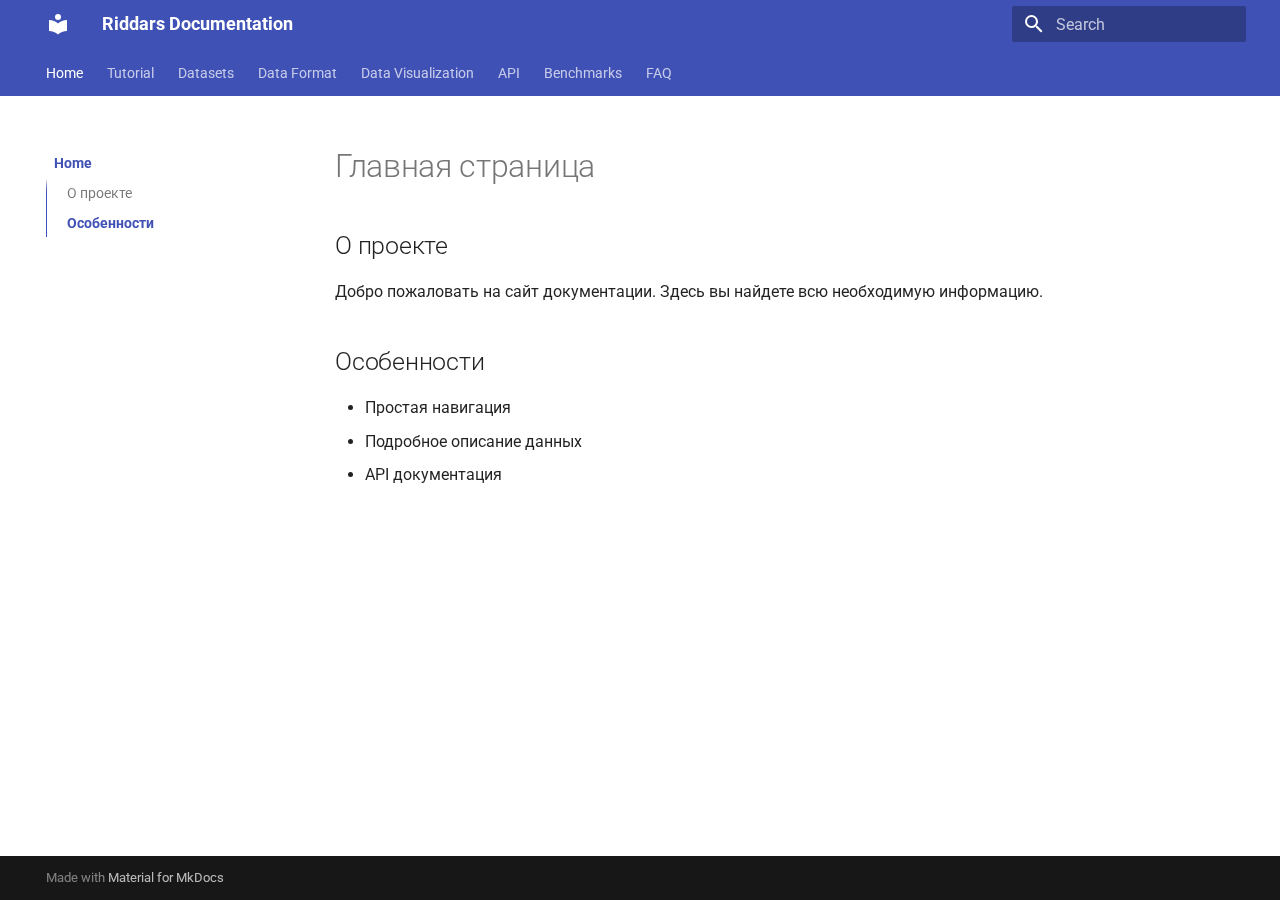
<file: index.html>
<!doctype html>
<html lang="en" class="no-js">
  <head>
    
      <meta charset="utf-8">
      <meta name="viewport" content="width=device-width,initial-scale=1">
      
      
      
      
      
        <link rel="next" href="tutorial/">
      
      
      <link rel="icon" href="assets/images/favicon.png">
      <meta name="generator" content="mkdocs-1.6.1, mkdocs-material-9.6.10">
    
    
      
        <title>Riddars Documentation</title>
      
    
    
      <link rel="stylesheet" href="assets/stylesheets/main.4af4bdda.min.css">
      
        
        <link rel="stylesheet" href="assets/stylesheets/palette.06af60db.min.css">
      
      


    
    
      
    
    
      
        
        
        <link rel="preconnect" href="https://fonts.gstatic.com" crossorigin>
        <link rel="stylesheet" href="https://fonts.googleapis.com/css?family=Roboto:300,300i,400,400i,700,700i%7CRoboto+Mono:400,400i,700,700i&display=fallback">
        <style>:root{--md-text-font:"Roboto";--md-code-font:"Roboto Mono"}</style>
      
    
    
      <link rel="stylesheet" href="assets/css/custom.css">
    
    <script>__md_scope=new URL(".",location),__md_hash=e=>[...e].reduce(((e,_)=>(e<<5)-e+_.charCodeAt(0)),0),__md_get=(e,_=localStorage,t=__md_scope)=>JSON.parse(_.getItem(t.pathname+"."+e)),__md_set=(e,_,t=localStorage,a=__md_scope)=>{try{t.setItem(a.pathname+"."+e,JSON.stringify(_))}catch(e){}}</script>
    
      

    
    
    
  </head>
  
  
    
    
    
    
    
    <body dir="ltr" data-md-color-scheme="default" data-md-color-primary="indigo" data-md-color-accent="indigo">
  
    
    <input class="md-toggle" data-md-toggle="drawer" type="checkbox" id="__drawer" autocomplete="off">
    <input class="md-toggle" data-md-toggle="search" type="checkbox" id="__search" autocomplete="off">
    <label class="md-overlay" for="__drawer"></label>
    <div data-md-component="skip">
      
        
        <a href="#_1" class="md-skip">
          Skip to content
        </a>
      
    </div>
    <div data-md-component="announce">
      
    </div>
    
    
      

<header class="md-header" data-md-component="header">
  <nav class="md-header__inner md-grid" aria-label="Header">
    <a href="." title="Riddars Documentation" class="md-header__button md-logo" aria-label="Riddars Documentation" data-md-component="logo">
      
  
  <svg xmlns="http://www.w3.org/2000/svg" viewBox="0 0 24 24"><path d="M12 8a3 3 0 0 0 3-3 3 3 0 0 0-3-3 3 3 0 0 0-3 3 3 3 0 0 0 3 3m0 3.54C9.64 9.35 6.5 8 3 8v11c3.5 0 6.64 1.35 9 3.54 2.36-2.19 5.5-3.54 9-3.54V8c-3.5 0-6.64 1.35-9 3.54"/></svg>

    </a>
    <label class="md-header__button md-icon" for="__drawer">
      
      <svg xmlns="http://www.w3.org/2000/svg" viewBox="0 0 24 24"><path d="M3 6h18v2H3zm0 5h18v2H3zm0 5h18v2H3z"/></svg>
    </label>
    <div class="md-header__title" data-md-component="header-title">
      <div class="md-header__ellipsis">
        <div class="md-header__topic">
          <span class="md-ellipsis">
            Riddars Documentation
          </span>
        </div>
        <div class="md-header__topic" data-md-component="header-topic">
          <span class="md-ellipsis">
            
              Home
            
          </span>
        </div>
      </div>
    </div>
    
      
    
    
    
    
      <label class="md-header__button md-icon" for="__search">
        
        <svg xmlns="http://www.w3.org/2000/svg" viewBox="0 0 24 24"><path d="M9.5 3A6.5 6.5 0 0 1 16 9.5c0 1.61-.59 3.09-1.56 4.23l.27.27h.79l5 5-1.5 1.5-5-5v-.79l-.27-.27A6.52 6.52 0 0 1 9.5 16 6.5 6.5 0 0 1 3 9.5 6.5 6.5 0 0 1 9.5 3m0 2C7 5 5 7 5 9.5S7 14 9.5 14 14 12 14 9.5 12 5 9.5 5"/></svg>
      </label>
      <div class="md-search" data-md-component="search" role="dialog">
  <label class="md-search__overlay" for="__search"></label>
  <div class="md-search__inner" role="search">
    <form class="md-search__form" name="search">
      <input type="text" class="md-search__input" name="query" aria-label="Search" placeholder="Search" autocapitalize="off" autocorrect="off" autocomplete="off" spellcheck="false" data-md-component="search-query" required>
      <label class="md-search__icon md-icon" for="__search">
        
        <svg xmlns="http://www.w3.org/2000/svg" viewBox="0 0 24 24"><path d="M9.5 3A6.5 6.5 0 0 1 16 9.5c0 1.61-.59 3.09-1.56 4.23l.27.27h.79l5 5-1.5 1.5-5-5v-.79l-.27-.27A6.52 6.52 0 0 1 9.5 16 6.5 6.5 0 0 1 3 9.5 6.5 6.5 0 0 1 9.5 3m0 2C7 5 5 7 5 9.5S7 14 9.5 14 14 12 14 9.5 12 5 9.5 5"/></svg>
        
        <svg xmlns="http://www.w3.org/2000/svg" viewBox="0 0 24 24"><path d="M20 11v2H8l5.5 5.5-1.42 1.42L4.16 12l7.92-7.92L13.5 5.5 8 11z"/></svg>
      </label>
      <nav class="md-search__options" aria-label="Search">
        
        <button type="reset" class="md-search__icon md-icon" title="Clear" aria-label="Clear" tabindex="-1">
          
          <svg xmlns="http://www.w3.org/2000/svg" viewBox="0 0 24 24"><path d="M19 6.41 17.59 5 12 10.59 6.41 5 5 6.41 10.59 12 5 17.59 6.41 19 12 13.41 17.59 19 19 17.59 13.41 12z"/></svg>
        </button>
      </nav>
      
    </form>
    <div class="md-search__output">
      <div class="md-search__scrollwrap" tabindex="0" data-md-scrollfix>
        <div class="md-search-result" data-md-component="search-result">
          <div class="md-search-result__meta">
            Initializing search
          </div>
          <ol class="md-search-result__list" role="presentation"></ol>
        </div>
      </div>
    </div>
  </div>
</div>
    
    
  </nav>
  
</header>
    
    <div class="md-container" data-md-component="container">
      
      
        
          
            
<nav class="md-tabs" aria-label="Tabs" data-md-component="tabs">
  <div class="md-grid">
    <ul class="md-tabs__list">
      
        
  
  
  
    
  
  
    <li class="md-tabs__item md-tabs__item--active">
      <a href="." class="md-tabs__link">
        
  
  
    
  
  Home

      </a>
    </li>
  

      
        
  
  
  
  
    <li class="md-tabs__item">
      <a href="tutorial/" class="md-tabs__link">
        
  
  
    
  
  Tutorial

      </a>
    </li>
  

      
        
  
  
  
  
    <li class="md-tabs__item">
      <a href="datasets/" class="md-tabs__link">
        
  
  
    
  
  Datasets

      </a>
    </li>
  

      
        
  
  
  
  
    <li class="md-tabs__item">
      <a href="data-format/" class="md-tabs__link">
        
  
  
    
  
  Data Format

      </a>
    </li>
  

      
        
  
  
  
  
    <li class="md-tabs__item">
      <a href="data-visualization/" class="md-tabs__link">
        
  
  
    
  
  Data Visualization

      </a>
    </li>
  

      
        
  
  
  
  
    <li class="md-tabs__item">
      <a href="api/" class="md-tabs__link">
        
  
  
    
  
  API

      </a>
    </li>
  

      
        
  
  
  
  
    <li class="md-tabs__item">
      <a href="benchmarks/" class="md-tabs__link">
        
  
  
    
  
  Benchmarks

      </a>
    </li>
  

      
        
  
  
  
  
    <li class="md-tabs__item">
      <a href="faq/" class="md-tabs__link">
        
  
  
    
  
  FAQ

      </a>
    </li>
  

      
    </ul>
  </div>
</nav>
          
        
      
      <main class="md-main" data-md-component="main">
        <div class="md-main__inner md-grid">
          
            
              
              <div class="md-sidebar md-sidebar--primary" data-md-component="sidebar" data-md-type="navigation" >
                <div class="md-sidebar__scrollwrap">
                  <div class="md-sidebar__inner">
                    


  


  

<nav class="md-nav md-nav--primary md-nav--lifted md-nav--integrated" aria-label="Navigation" data-md-level="0">
  <label class="md-nav__title" for="__drawer">
    <a href="." title="Riddars Documentation" class="md-nav__button md-logo" aria-label="Riddars Documentation" data-md-component="logo">
      
  
  <svg xmlns="http://www.w3.org/2000/svg" viewBox="0 0 24 24"><path d="M12 8a3 3 0 0 0 3-3 3 3 0 0 0-3-3 3 3 0 0 0-3 3 3 3 0 0 0 3 3m0 3.54C9.64 9.35 6.5 8 3 8v11c3.5 0 6.64 1.35 9 3.54 2.36-2.19 5.5-3.54 9-3.54V8c-3.5 0-6.64 1.35-9 3.54"/></svg>

    </a>
    Riddars Documentation
  </label>
  
  <ul class="md-nav__list" data-md-scrollfix>
    
      
      
  
  
    
  
  
  
    <li class="md-nav__item md-nav__item--active">
      
      <input class="md-nav__toggle md-toggle" type="checkbox" id="__toc">
      
      
        
      
      
        <label class="md-nav__link md-nav__link--active" for="__toc">
          
  
  
  <span class="md-ellipsis">
    Home
    
  </span>
  

          <span class="md-nav__icon md-icon"></span>
        </label>
      
      <a href="." class="md-nav__link md-nav__link--active">
        
  
  
  <span class="md-ellipsis">
    Home
    
  </span>
  

      </a>
      
        

<nav class="md-nav md-nav--secondary" aria-label="Table of contents">
  
  
  
    
  
  
    <label class="md-nav__title" for="__toc">
      <span class="md-nav__icon md-icon"></span>
      Table of contents
    </label>
    <ul class="md-nav__list" data-md-component="toc" data-md-scrollfix>
      
        <li class="md-nav__item">
  <a href="#_2" class="md-nav__link">
    <span class="md-ellipsis">
      О проекте
    </span>
  </a>
  
</li>
      
        <li class="md-nav__item">
  <a href="#_3" class="md-nav__link">
    <span class="md-ellipsis">
      Особенности
    </span>
  </a>
  
</li>
      
    </ul>
  
</nav>
      
    </li>
  

    
      
      
  
  
  
  
    <li class="md-nav__item">
      <a href="tutorial/" class="md-nav__link">
        
  
  
  <span class="md-ellipsis">
    Tutorial
    
  </span>
  

      </a>
    </li>
  

    
      
      
  
  
  
  
    <li class="md-nav__item">
      <a href="datasets/" class="md-nav__link">
        
  
  
  <span class="md-ellipsis">
    Datasets
    
  </span>
  

      </a>
    </li>
  

    
      
      
  
  
  
  
    <li class="md-nav__item">
      <a href="data-format/" class="md-nav__link">
        
  
  
  <span class="md-ellipsis">
    Data Format
    
  </span>
  

      </a>
    </li>
  

    
      
      
  
  
  
  
    <li class="md-nav__item">
      <a href="data-visualization/" class="md-nav__link">
        
  
  
  <span class="md-ellipsis">
    Data Visualization
    
  </span>
  

      </a>
    </li>
  

    
      
      
  
  
  
  
    <li class="md-nav__item">
      <a href="api/" class="md-nav__link">
        
  
  
  <span class="md-ellipsis">
    API
    
  </span>
  

      </a>
    </li>
  

    
      
      
  
  
  
  
    <li class="md-nav__item">
      <a href="benchmarks/" class="md-nav__link">
        
  
  
  <span class="md-ellipsis">
    Benchmarks
    
  </span>
  

      </a>
    </li>
  

    
      
      
  
  
  
  
    <li class="md-nav__item">
      <a href="faq/" class="md-nav__link">
        
  
  
  <span class="md-ellipsis">
    FAQ
    
  </span>
  

      </a>
    </li>
  

    
  </ul>
</nav>
                  </div>
                </div>
              </div>
            
            
          
          
            <div class="md-content" data-md-component="content">
              <article class="md-content__inner md-typeset">
                
                  



<h1 id="_1">Главная страница<a class="headerlink" href="#_1" title="Permanent link">&para;</a></h1>
<h2 id="_2">О проекте<a class="headerlink" href="#_2" title="Permanent link">&para;</a></h2>
<p>Добро пожаловать на сайт документации. Здесь вы найдете всю необходимую информацию.</p>
<h2 id="_3">Особенности<a class="headerlink" href="#_3" title="Permanent link">&para;</a></h2>
<ul>
<li>Простая навигация</li>
<li>Подробное описание данных</li>
<li>API документация</li>
</ul>












                
              </article>
            </div>
          
          
<script>var target=document.getElementById(location.hash.slice(1));target&&target.name&&(target.checked=target.name.startsWith("__tabbed_"))</script>
        </div>
        
      </main>
      
        <footer class="md-footer">
  
  <div class="md-footer-meta md-typeset">
    <div class="md-footer-meta__inner md-grid">
      <div class="md-copyright">
  
  
    Made with
    <a href="https://squidfunk.github.io/mkdocs-material/" target="_blank" rel="noopener">
      Material for MkDocs
    </a>
  
</div>
      
    </div>
  </div>
</footer>
      
    </div>
    <div class="md-dialog" data-md-component="dialog">
      <div class="md-dialog__inner md-typeset"></div>
    </div>
    
    
    
      
      <script id="__config" type="application/json">{"base": ".", "features": ["navigation.tabs", "navigation.sections", "toc.integrate"], "search": "assets/javascripts/workers/search.f8cc74c7.min.js", "tags": null, "translations": {"clipboard.copied": "Copied to clipboard", "clipboard.copy": "Copy to clipboard", "search.result.more.one": "1 more on this page", "search.result.more.other": "# more on this page", "search.result.none": "No matching documents", "search.result.one": "1 matching document", "search.result.other": "# matching documents", "search.result.placeholder": "Type to start searching", "search.result.term.missing": "Missing", "select.version": "Select version"}, "version": null}</script>
    
    
      <script src="assets/javascripts/bundle.c8b220af.min.js"></script>
      
    
  </body>
</html>
</file>
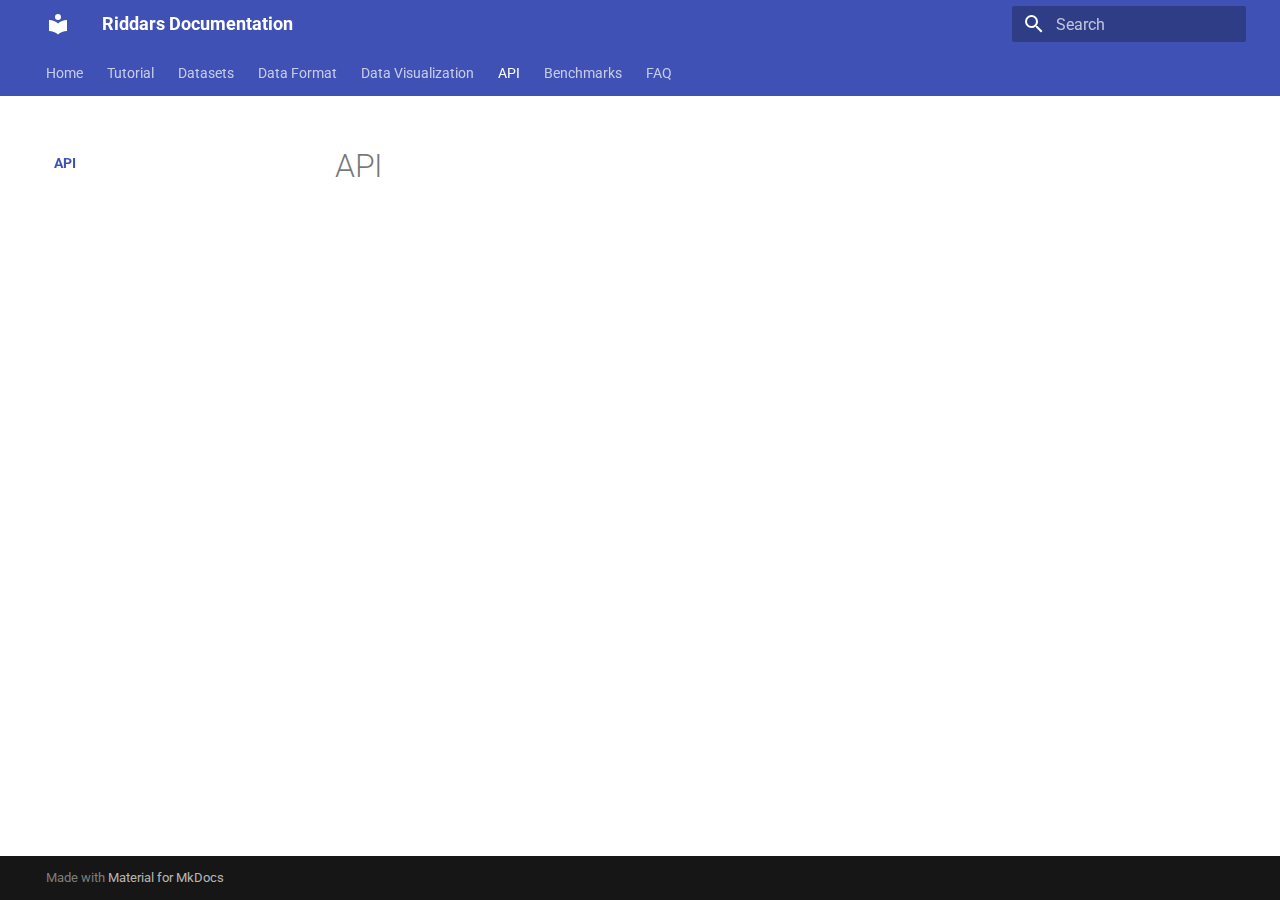
<file: api/index.html>
<!doctype html>
<html lang="en" class="no-js">
  <head>
    
      <meta charset="utf-8">
      <meta name="viewport" content="width=device-width,initial-scale=1">
      
      
      
      
        <link rel="prev" href="../data-visualization/">
      
      
        <link rel="next" href="../benchmarks/">
      
      
      <link rel="icon" href="../assets/images/favicon.png">
      <meta name="generator" content="mkdocs-1.6.1, mkdocs-material-9.6.10">
    
    
      
        <title>API - Riddars Documentation</title>
      
    
    
      <link rel="stylesheet" href="../assets/stylesheets/main.4af4bdda.min.css">
      
        
        <link rel="stylesheet" href="../assets/stylesheets/palette.06af60db.min.css">
      
      


    
    
      
    
    
      
        
        
        <link rel="preconnect" href="https://fonts.gstatic.com" crossorigin>
        <link rel="stylesheet" href="https://fonts.googleapis.com/css?family=Roboto:300,300i,400,400i,700,700i%7CRoboto+Mono:400,400i,700,700i&display=fallback">
        <style>:root{--md-text-font:"Roboto";--md-code-font:"Roboto Mono"}</style>
      
    
    
      <link rel="stylesheet" href="../assets/css/custom.css">
    
    <script>__md_scope=new URL("..",location),__md_hash=e=>[...e].reduce(((e,_)=>(e<<5)-e+_.charCodeAt(0)),0),__md_get=(e,_=localStorage,t=__md_scope)=>JSON.parse(_.getItem(t.pathname+"."+e)),__md_set=(e,_,t=localStorage,a=__md_scope)=>{try{t.setItem(a.pathname+"."+e,JSON.stringify(_))}catch(e){}}</script>
    
      

    
    
    
  </head>
  
  
    
    
    
    
    
    <body dir="ltr" data-md-color-scheme="default" data-md-color-primary="indigo" data-md-color-accent="indigo">
  
    
    <input class="md-toggle" data-md-toggle="drawer" type="checkbox" id="__drawer" autocomplete="off">
    <input class="md-toggle" data-md-toggle="search" type="checkbox" id="__search" autocomplete="off">
    <label class="md-overlay" for="__drawer"></label>
    <div data-md-component="skip">
      
    </div>
    <div data-md-component="announce">
      
    </div>
    
    
      

<header class="md-header" data-md-component="header">
  <nav class="md-header__inner md-grid" aria-label="Header">
    <a href=".." title="Riddars Documentation" class="md-header__button md-logo" aria-label="Riddars Documentation" data-md-component="logo">
      
  
  <svg xmlns="http://www.w3.org/2000/svg" viewBox="0 0 24 24"><path d="M12 8a3 3 0 0 0 3-3 3 3 0 0 0-3-3 3 3 0 0 0-3 3 3 3 0 0 0 3 3m0 3.54C9.64 9.35 6.5 8 3 8v11c3.5 0 6.64 1.35 9 3.54 2.36-2.19 5.5-3.54 9-3.54V8c-3.5 0-6.64 1.35-9 3.54"/></svg>

    </a>
    <label class="md-header__button md-icon" for="__drawer">
      
      <svg xmlns="http://www.w3.org/2000/svg" viewBox="0 0 24 24"><path d="M3 6h18v2H3zm0 5h18v2H3zm0 5h18v2H3z"/></svg>
    </label>
    <div class="md-header__title" data-md-component="header-title">
      <div class="md-header__ellipsis">
        <div class="md-header__topic">
          <span class="md-ellipsis">
            Riddars Documentation
          </span>
        </div>
        <div class="md-header__topic" data-md-component="header-topic">
          <span class="md-ellipsis">
            
              API
            
          </span>
        </div>
      </div>
    </div>
    
      
    
    
    
    
      <label class="md-header__button md-icon" for="__search">
        
        <svg xmlns="http://www.w3.org/2000/svg" viewBox="0 0 24 24"><path d="M9.5 3A6.5 6.5 0 0 1 16 9.5c0 1.61-.59 3.09-1.56 4.23l.27.27h.79l5 5-1.5 1.5-5-5v-.79l-.27-.27A6.52 6.52 0 0 1 9.5 16 6.5 6.5 0 0 1 3 9.5 6.5 6.5 0 0 1 9.5 3m0 2C7 5 5 7 5 9.5S7 14 9.5 14 14 12 14 9.5 12 5 9.5 5"/></svg>
      </label>
      <div class="md-search" data-md-component="search" role="dialog">
  <label class="md-search__overlay" for="__search"></label>
  <div class="md-search__inner" role="search">
    <form class="md-search__form" name="search">
      <input type="text" class="md-search__input" name="query" aria-label="Search" placeholder="Search" autocapitalize="off" autocorrect="off" autocomplete="off" spellcheck="false" data-md-component="search-query" required>
      <label class="md-search__icon md-icon" for="__search">
        
        <svg xmlns="http://www.w3.org/2000/svg" viewBox="0 0 24 24"><path d="M9.5 3A6.5 6.5 0 0 1 16 9.5c0 1.61-.59 3.09-1.56 4.23l.27.27h.79l5 5-1.5 1.5-5-5v-.79l-.27-.27A6.52 6.52 0 0 1 9.5 16 6.5 6.5 0 0 1 3 9.5 6.5 6.5 0 0 1 9.5 3m0 2C7 5 5 7 5 9.5S7 14 9.5 14 14 12 14 9.5 12 5 9.5 5"/></svg>
        
        <svg xmlns="http://www.w3.org/2000/svg" viewBox="0 0 24 24"><path d="M20 11v2H8l5.5 5.5-1.42 1.42L4.16 12l7.92-7.92L13.5 5.5 8 11z"/></svg>
      </label>
      <nav class="md-search__options" aria-label="Search">
        
        <button type="reset" class="md-search__icon md-icon" title="Clear" aria-label="Clear" tabindex="-1">
          
          <svg xmlns="http://www.w3.org/2000/svg" viewBox="0 0 24 24"><path d="M19 6.41 17.59 5 12 10.59 6.41 5 5 6.41 10.59 12 5 17.59 6.41 19 12 13.41 17.59 19 19 17.59 13.41 12z"/></svg>
        </button>
      </nav>
      
    </form>
    <div class="md-search__output">
      <div class="md-search__scrollwrap" tabindex="0" data-md-scrollfix>
        <div class="md-search-result" data-md-component="search-result">
          <div class="md-search-result__meta">
            Initializing search
          </div>
          <ol class="md-search-result__list" role="presentation"></ol>
        </div>
      </div>
    </div>
  </div>
</div>
    
    
  </nav>
  
</header>
    
    <div class="md-container" data-md-component="container">
      
      
        
          
            
<nav class="md-tabs" aria-label="Tabs" data-md-component="tabs">
  <div class="md-grid">
    <ul class="md-tabs__list">
      
        
  
  
  
  
    <li class="md-tabs__item">
      <a href=".." class="md-tabs__link">
        
  
  
    
  
  Home

      </a>
    </li>
  

      
        
  
  
  
  
    <li class="md-tabs__item">
      <a href="../tutorial/" class="md-tabs__link">
        
  
  
    
  
  Tutorial

      </a>
    </li>
  

      
        
  
  
  
  
    <li class="md-tabs__item">
      <a href="../datasets/" class="md-tabs__link">
        
  
  
    
  
  Datasets

      </a>
    </li>
  

      
        
  
  
  
  
    <li class="md-tabs__item">
      <a href="../data-format/" class="md-tabs__link">
        
  
  
    
  
  Data Format

      </a>
    </li>
  

      
        
  
  
  
  
    <li class="md-tabs__item">
      <a href="../data-visualization/" class="md-tabs__link">
        
  
  
    
  
  Data Visualization

      </a>
    </li>
  

      
        
  
  
  
    
  
  
    <li class="md-tabs__item md-tabs__item--active">
      <a href="./" class="md-tabs__link">
        
  
  
    
  
  API

      </a>
    </li>
  

      
        
  
  
  
  
    <li class="md-tabs__item">
      <a href="../benchmarks/" class="md-tabs__link">
        
  
  
    
  
  Benchmarks

      </a>
    </li>
  

      
        
  
  
  
  
    <li class="md-tabs__item">
      <a href="../faq/" class="md-tabs__link">
        
  
  
    
  
  FAQ

      </a>
    </li>
  

      
    </ul>
  </div>
</nav>
          
        
      
      <main class="md-main" data-md-component="main">
        <div class="md-main__inner md-grid">
          
            
              
              <div class="md-sidebar md-sidebar--primary" data-md-component="sidebar" data-md-type="navigation" >
                <div class="md-sidebar__scrollwrap">
                  <div class="md-sidebar__inner">
                    


  


  

<nav class="md-nav md-nav--primary md-nav--lifted md-nav--integrated" aria-label="Navigation" data-md-level="0">
  <label class="md-nav__title" for="__drawer">
    <a href=".." title="Riddars Documentation" class="md-nav__button md-logo" aria-label="Riddars Documentation" data-md-component="logo">
      
  
  <svg xmlns="http://www.w3.org/2000/svg" viewBox="0 0 24 24"><path d="M12 8a3 3 0 0 0 3-3 3 3 0 0 0-3-3 3 3 0 0 0-3 3 3 3 0 0 0 3 3m0 3.54C9.64 9.35 6.5 8 3 8v11c3.5 0 6.64 1.35 9 3.54 2.36-2.19 5.5-3.54 9-3.54V8c-3.5 0-6.64 1.35-9 3.54"/></svg>

    </a>
    Riddars Documentation
  </label>
  
  <ul class="md-nav__list" data-md-scrollfix>
    
      
      
  
  
  
  
    <li class="md-nav__item">
      <a href=".." class="md-nav__link">
        
  
  
  <span class="md-ellipsis">
    Home
    
  </span>
  

      </a>
    </li>
  

    
      
      
  
  
  
  
    <li class="md-nav__item">
      <a href="../tutorial/" class="md-nav__link">
        
  
  
  <span class="md-ellipsis">
    Tutorial
    
  </span>
  

      </a>
    </li>
  

    
      
      
  
  
  
  
    <li class="md-nav__item">
      <a href="../datasets/" class="md-nav__link">
        
  
  
  <span class="md-ellipsis">
    Datasets
    
  </span>
  

      </a>
    </li>
  

    
      
      
  
  
  
  
    <li class="md-nav__item">
      <a href="../data-format/" class="md-nav__link">
        
  
  
  <span class="md-ellipsis">
    Data Format
    
  </span>
  

      </a>
    </li>
  

    
      
      
  
  
  
  
    <li class="md-nav__item">
      <a href="../data-visualization/" class="md-nav__link">
        
  
  
  <span class="md-ellipsis">
    Data Visualization
    
  </span>
  

      </a>
    </li>
  

    
      
      
  
  
    
  
  
  
    <li class="md-nav__item md-nav__item--active">
      
      <input class="md-nav__toggle md-toggle" type="checkbox" id="__toc">
      
      
      
      <a href="./" class="md-nav__link md-nav__link--active">
        
  
  
  <span class="md-ellipsis">
    API
    
  </span>
  

      </a>
      
    </li>
  

    
      
      
  
  
  
  
    <li class="md-nav__item">
      <a href="../benchmarks/" class="md-nav__link">
        
  
  
  <span class="md-ellipsis">
    Benchmarks
    
  </span>
  

      </a>
    </li>
  

    
      
      
  
  
  
  
    <li class="md-nav__item">
      <a href="../faq/" class="md-nav__link">
        
  
  
  <span class="md-ellipsis">
    FAQ
    
  </span>
  

      </a>
    </li>
  

    
  </ul>
</nav>
                  </div>
                </div>
              </div>
            
            
          
          
            <div class="md-content" data-md-component="content">
              <article class="md-content__inner md-typeset">
                
                  



  <h1>API</h1>














                
              </article>
            </div>
          
          
<script>var target=document.getElementById(location.hash.slice(1));target&&target.name&&(target.checked=target.name.startsWith("__tabbed_"))</script>
        </div>
        
      </main>
      
        <footer class="md-footer">
  
  <div class="md-footer-meta md-typeset">
    <div class="md-footer-meta__inner md-grid">
      <div class="md-copyright">
  
  
    Made with
    <a href="https://squidfunk.github.io/mkdocs-material/" target="_blank" rel="noopener">
      Material for MkDocs
    </a>
  
</div>
      
    </div>
  </div>
</footer>
      
    </div>
    <div class="md-dialog" data-md-component="dialog">
      <div class="md-dialog__inner md-typeset"></div>
    </div>
    
    
    
      
      <script id="__config" type="application/json">{"base": "..", "features": ["navigation.tabs", "navigation.sections", "toc.integrate"], "search": "../assets/javascripts/workers/search.f8cc74c7.min.js", "tags": null, "translations": {"clipboard.copied": "Copied to clipboard", "clipboard.copy": "Copy to clipboard", "search.result.more.one": "1 more on this page", "search.result.more.other": "# more on this page", "search.result.none": "No matching documents", "search.result.one": "1 matching document", "search.result.other": "# matching documents", "search.result.placeholder": "Type to start searching", "search.result.term.missing": "Missing", "select.version": "Select version"}, "version": null}</script>
    
    
      <script src="../assets/javascripts/bundle.c8b220af.min.js"></script>
      
    
  </body>
</html>
</file>
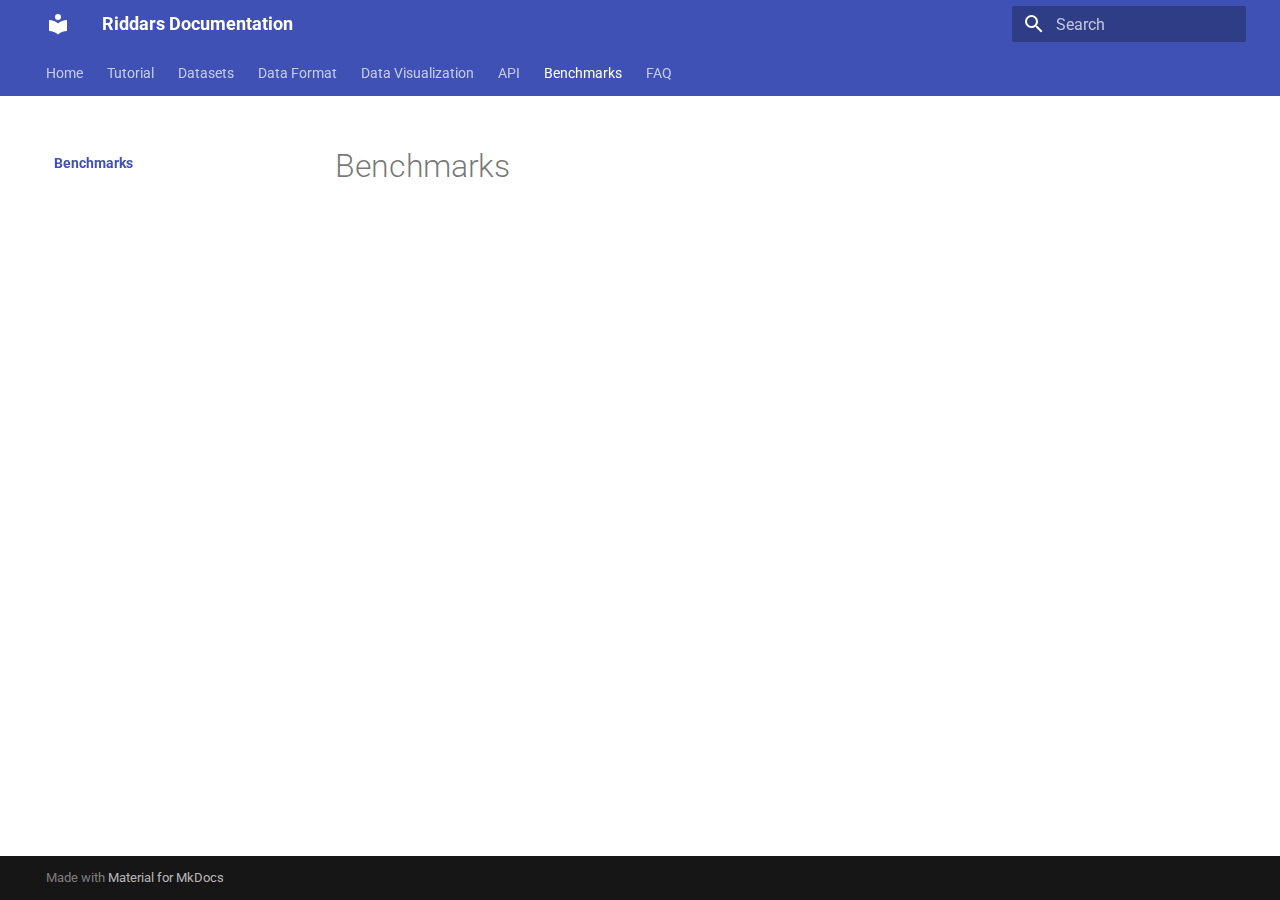
<file: benchmarks/index.html>
<!doctype html>
<html lang="en" class="no-js">
  <head>
    
      <meta charset="utf-8">
      <meta name="viewport" content="width=device-width,initial-scale=1">
      
      
      
      
        <link rel="prev" href="../api/">
      
      
        <link rel="next" href="../faq/">
      
      
      <link rel="icon" href="../assets/images/favicon.png">
      <meta name="generator" content="mkdocs-1.6.1, mkdocs-material-9.6.10">
    
    
      
        <title>Benchmarks - Riddars Documentation</title>
      
    
    
      <link rel="stylesheet" href="../assets/stylesheets/main.4af4bdda.min.css">
      
        
        <link rel="stylesheet" href="../assets/stylesheets/palette.06af60db.min.css">
      
      


    
    
      
    
    
      
        
        
        <link rel="preconnect" href="https://fonts.gstatic.com" crossorigin>
        <link rel="stylesheet" href="https://fonts.googleapis.com/css?family=Roboto:300,300i,400,400i,700,700i%7CRoboto+Mono:400,400i,700,700i&display=fallback">
        <style>:root{--md-text-font:"Roboto";--md-code-font:"Roboto Mono"}</style>
      
    
    
      <link rel="stylesheet" href="../assets/css/custom.css">
    
    <script>__md_scope=new URL("..",location),__md_hash=e=>[...e].reduce(((e,_)=>(e<<5)-e+_.charCodeAt(0)),0),__md_get=(e,_=localStorage,t=__md_scope)=>JSON.parse(_.getItem(t.pathname+"."+e)),__md_set=(e,_,t=localStorage,a=__md_scope)=>{try{t.setItem(a.pathname+"."+e,JSON.stringify(_))}catch(e){}}</script>
    
      

    
    
    
  </head>
  
  
    
    
    
    
    
    <body dir="ltr" data-md-color-scheme="default" data-md-color-primary="indigo" data-md-color-accent="indigo">
  
    
    <input class="md-toggle" data-md-toggle="drawer" type="checkbox" id="__drawer" autocomplete="off">
    <input class="md-toggle" data-md-toggle="search" type="checkbox" id="__search" autocomplete="off">
    <label class="md-overlay" for="__drawer"></label>
    <div data-md-component="skip">
      
    </div>
    <div data-md-component="announce">
      
    </div>
    
    
      

<header class="md-header" data-md-component="header">
  <nav class="md-header__inner md-grid" aria-label="Header">
    <a href=".." title="Riddars Documentation" class="md-header__button md-logo" aria-label="Riddars Documentation" data-md-component="logo">
      
  
  <svg xmlns="http://www.w3.org/2000/svg" viewBox="0 0 24 24"><path d="M12 8a3 3 0 0 0 3-3 3 3 0 0 0-3-3 3 3 0 0 0-3 3 3 3 0 0 0 3 3m0 3.54C9.64 9.35 6.5 8 3 8v11c3.5 0 6.64 1.35 9 3.54 2.36-2.19 5.5-3.54 9-3.54V8c-3.5 0-6.64 1.35-9 3.54"/></svg>

    </a>
    <label class="md-header__button md-icon" for="__drawer">
      
      <svg xmlns="http://www.w3.org/2000/svg" viewBox="0 0 24 24"><path d="M3 6h18v2H3zm0 5h18v2H3zm0 5h18v2H3z"/></svg>
    </label>
    <div class="md-header__title" data-md-component="header-title">
      <div class="md-header__ellipsis">
        <div class="md-header__topic">
          <span class="md-ellipsis">
            Riddars Documentation
          </span>
        </div>
        <div class="md-header__topic" data-md-component="header-topic">
          <span class="md-ellipsis">
            
              Benchmarks
            
          </span>
        </div>
      </div>
    </div>
    
      
    
    
    
    
      <label class="md-header__button md-icon" for="__search">
        
        <svg xmlns="http://www.w3.org/2000/svg" viewBox="0 0 24 24"><path d="M9.5 3A6.5 6.5 0 0 1 16 9.5c0 1.61-.59 3.09-1.56 4.23l.27.27h.79l5 5-1.5 1.5-5-5v-.79l-.27-.27A6.52 6.52 0 0 1 9.5 16 6.5 6.5 0 0 1 3 9.5 6.5 6.5 0 0 1 9.5 3m0 2C7 5 5 7 5 9.5S7 14 9.5 14 14 12 14 9.5 12 5 9.5 5"/></svg>
      </label>
      <div class="md-search" data-md-component="search" role="dialog">
  <label class="md-search__overlay" for="__search"></label>
  <div class="md-search__inner" role="search">
    <form class="md-search__form" name="search">
      <input type="text" class="md-search__input" name="query" aria-label="Search" placeholder="Search" autocapitalize="off" autocorrect="off" autocomplete="off" spellcheck="false" data-md-component="search-query" required>
      <label class="md-search__icon md-icon" for="__search">
        
        <svg xmlns="http://www.w3.org/2000/svg" viewBox="0 0 24 24"><path d="M9.5 3A6.5 6.5 0 0 1 16 9.5c0 1.61-.59 3.09-1.56 4.23l.27.27h.79l5 5-1.5 1.5-5-5v-.79l-.27-.27A6.52 6.52 0 0 1 9.5 16 6.5 6.5 0 0 1 3 9.5 6.5 6.5 0 0 1 9.5 3m0 2C7 5 5 7 5 9.5S7 14 9.5 14 14 12 14 9.5 12 5 9.5 5"/></svg>
        
        <svg xmlns="http://www.w3.org/2000/svg" viewBox="0 0 24 24"><path d="M20 11v2H8l5.5 5.5-1.42 1.42L4.16 12l7.92-7.92L13.5 5.5 8 11z"/></svg>
      </label>
      <nav class="md-search__options" aria-label="Search">
        
        <button type="reset" class="md-search__icon md-icon" title="Clear" aria-label="Clear" tabindex="-1">
          
          <svg xmlns="http://www.w3.org/2000/svg" viewBox="0 0 24 24"><path d="M19 6.41 17.59 5 12 10.59 6.41 5 5 6.41 10.59 12 5 17.59 6.41 19 12 13.41 17.59 19 19 17.59 13.41 12z"/></svg>
        </button>
      </nav>
      
    </form>
    <div class="md-search__output">
      <div class="md-search__scrollwrap" tabindex="0" data-md-scrollfix>
        <div class="md-search-result" data-md-component="search-result">
          <div class="md-search-result__meta">
            Initializing search
          </div>
          <ol class="md-search-result__list" role="presentation"></ol>
        </div>
      </div>
    </div>
  </div>
</div>
    
    
  </nav>
  
</header>
    
    <div class="md-container" data-md-component="container">
      
      
        
          
            
<nav class="md-tabs" aria-label="Tabs" data-md-component="tabs">
  <div class="md-grid">
    <ul class="md-tabs__list">
      
        
  
  
  
  
    <li class="md-tabs__item">
      <a href=".." class="md-tabs__link">
        
  
  
    
  
  Home

      </a>
    </li>
  

      
        
  
  
  
  
    <li class="md-tabs__item">
      <a href="../tutorial/" class="md-tabs__link">
        
  
  
    
  
  Tutorial

      </a>
    </li>
  

      
        
  
  
  
  
    <li class="md-tabs__item">
      <a href="../datasets/" class="md-tabs__link">
        
  
  
    
  
  Datasets

      </a>
    </li>
  

      
        
  
  
  
  
    <li class="md-tabs__item">
      <a href="../data-format/" class="md-tabs__link">
        
  
  
    
  
  Data Format

      </a>
    </li>
  

      
        
  
  
  
  
    <li class="md-tabs__item">
      <a href="../data-visualization/" class="md-tabs__link">
        
  
  
    
  
  Data Visualization

      </a>
    </li>
  

      
        
  
  
  
  
    <li class="md-tabs__item">
      <a href="../api/" class="md-tabs__link">
        
  
  
    
  
  API

      </a>
    </li>
  

      
        
  
  
  
    
  
  
    <li class="md-tabs__item md-tabs__item--active">
      <a href="./" class="md-tabs__link">
        
  
  
    
  
  Benchmarks

      </a>
    </li>
  

      
        
  
  
  
  
    <li class="md-tabs__item">
      <a href="../faq/" class="md-tabs__link">
        
  
  
    
  
  FAQ

      </a>
    </li>
  

      
    </ul>
  </div>
</nav>
          
        
      
      <main class="md-main" data-md-component="main">
        <div class="md-main__inner md-grid">
          
            
              
              <div class="md-sidebar md-sidebar--primary" data-md-component="sidebar" data-md-type="navigation" >
                <div class="md-sidebar__scrollwrap">
                  <div class="md-sidebar__inner">
                    


  


  

<nav class="md-nav md-nav--primary md-nav--lifted md-nav--integrated" aria-label="Navigation" data-md-level="0">
  <label class="md-nav__title" for="__drawer">
    <a href=".." title="Riddars Documentation" class="md-nav__button md-logo" aria-label="Riddars Documentation" data-md-component="logo">
      
  
  <svg xmlns="http://www.w3.org/2000/svg" viewBox="0 0 24 24"><path d="M12 8a3 3 0 0 0 3-3 3 3 0 0 0-3-3 3 3 0 0 0-3 3 3 3 0 0 0 3 3m0 3.54C9.64 9.35 6.5 8 3 8v11c3.5 0 6.64 1.35 9 3.54 2.36-2.19 5.5-3.54 9-3.54V8c-3.5 0-6.64 1.35-9 3.54"/></svg>

    </a>
    Riddars Documentation
  </label>
  
  <ul class="md-nav__list" data-md-scrollfix>
    
      
      
  
  
  
  
    <li class="md-nav__item">
      <a href=".." class="md-nav__link">
        
  
  
  <span class="md-ellipsis">
    Home
    
  </span>
  

      </a>
    </li>
  

    
      
      
  
  
  
  
    <li class="md-nav__item">
      <a href="../tutorial/" class="md-nav__link">
        
  
  
  <span class="md-ellipsis">
    Tutorial
    
  </span>
  

      </a>
    </li>
  

    
      
      
  
  
  
  
    <li class="md-nav__item">
      <a href="../datasets/" class="md-nav__link">
        
  
  
  <span class="md-ellipsis">
    Datasets
    
  </span>
  

      </a>
    </li>
  

    
      
      
  
  
  
  
    <li class="md-nav__item">
      <a href="../data-format/" class="md-nav__link">
        
  
  
  <span class="md-ellipsis">
    Data Format
    
  </span>
  

      </a>
    </li>
  

    
      
      
  
  
  
  
    <li class="md-nav__item">
      <a href="../data-visualization/" class="md-nav__link">
        
  
  
  <span class="md-ellipsis">
    Data Visualization
    
  </span>
  

      </a>
    </li>
  

    
      
      
  
  
  
  
    <li class="md-nav__item">
      <a href="../api/" class="md-nav__link">
        
  
  
  <span class="md-ellipsis">
    API
    
  </span>
  

      </a>
    </li>
  

    
      
      
  
  
    
  
  
  
    <li class="md-nav__item md-nav__item--active">
      
      <input class="md-nav__toggle md-toggle" type="checkbox" id="__toc">
      
      
      
      <a href="./" class="md-nav__link md-nav__link--active">
        
  
  
  <span class="md-ellipsis">
    Benchmarks
    
  </span>
  

      </a>
      
    </li>
  

    
      
      
  
  
  
  
    <li class="md-nav__item">
      <a href="../faq/" class="md-nav__link">
        
  
  
  <span class="md-ellipsis">
    FAQ
    
  </span>
  

      </a>
    </li>
  

    
  </ul>
</nav>
                  </div>
                </div>
              </div>
            
            
          
          
            <div class="md-content" data-md-component="content">
              <article class="md-content__inner md-typeset">
                
                  



  <h1>Benchmarks</h1>














                
              </article>
            </div>
          
          
<script>var target=document.getElementById(location.hash.slice(1));target&&target.name&&(target.checked=target.name.startsWith("__tabbed_"))</script>
        </div>
        
      </main>
      
        <footer class="md-footer">
  
  <div class="md-footer-meta md-typeset">
    <div class="md-footer-meta__inner md-grid">
      <div class="md-copyright">
  
  
    Made with
    <a href="https://squidfunk.github.io/mkdocs-material/" target="_blank" rel="noopener">
      Material for MkDocs
    </a>
  
</div>
      
    </div>
  </div>
</footer>
      
    </div>
    <div class="md-dialog" data-md-component="dialog">
      <div class="md-dialog__inner md-typeset"></div>
    </div>
    
    
    
      
      <script id="__config" type="application/json">{"base": "..", "features": ["navigation.tabs", "navigation.sections", "toc.integrate"], "search": "../assets/javascripts/workers/search.f8cc74c7.min.js", "tags": null, "translations": {"clipboard.copied": "Copied to clipboard", "clipboard.copy": "Copy to clipboard", "search.result.more.one": "1 more on this page", "search.result.more.other": "# more on this page", "search.result.none": "No matching documents", "search.result.one": "1 matching document", "search.result.other": "# matching documents", "search.result.placeholder": "Type to start searching", "search.result.term.missing": "Missing", "select.version": "Select version"}, "version": null}</script>
    
    
      <script src="../assets/javascripts/bundle.c8b220af.min.js"></script>
      
    
  </body>
</html>
</file>
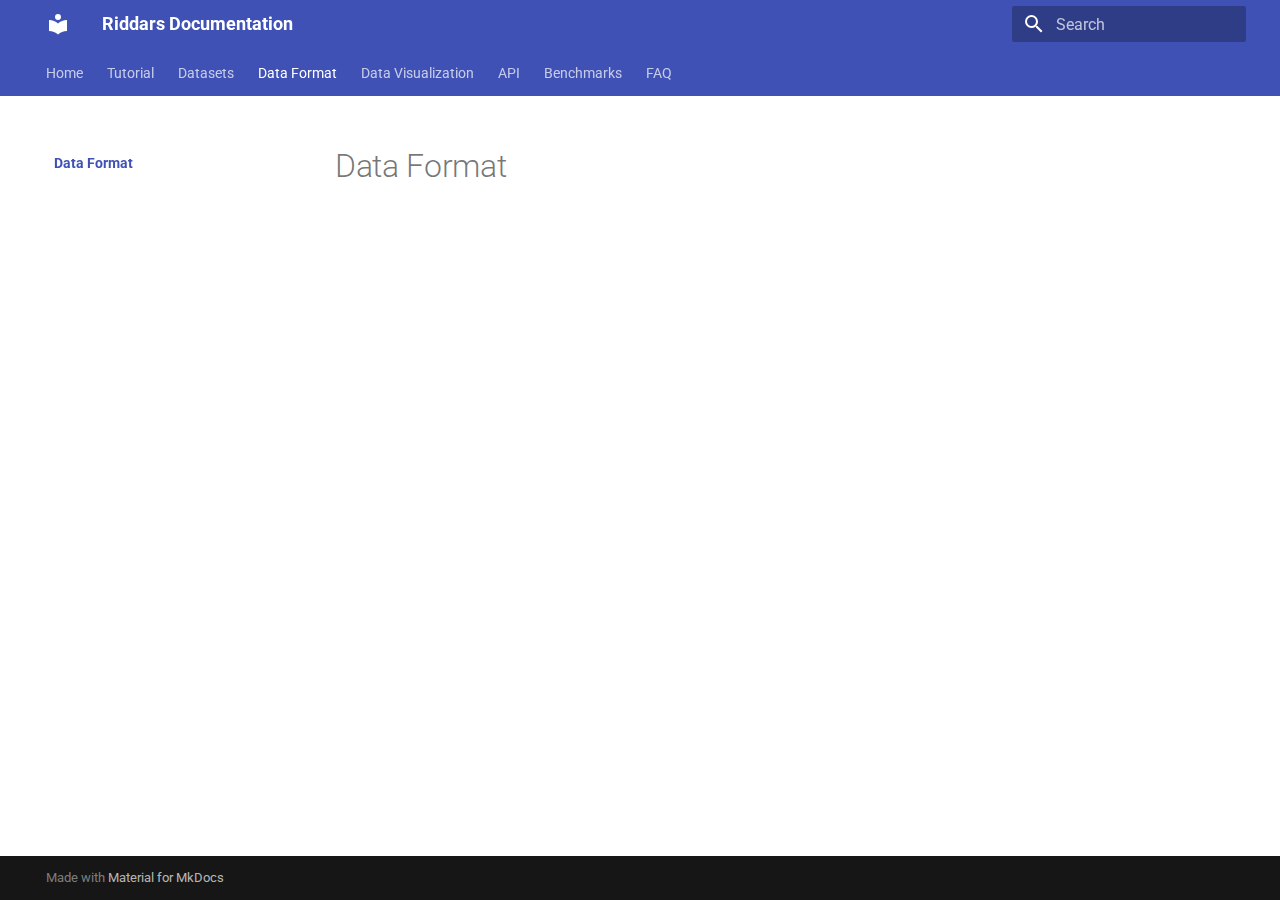
<file: data-format/index.html>
<!doctype html>
<html lang="en" class="no-js">
  <head>
    
      <meta charset="utf-8">
      <meta name="viewport" content="width=device-width,initial-scale=1">
      
      
      
      
        <link rel="prev" href="../datasets/">
      
      
        <link rel="next" href="../data-visualization/">
      
      
      <link rel="icon" href="../assets/images/favicon.png">
      <meta name="generator" content="mkdocs-1.6.1, mkdocs-material-9.6.10">
    
    
      
        <title>Data Format - Riddars Documentation</title>
      
    
    
      <link rel="stylesheet" href="../assets/stylesheets/main.4af4bdda.min.css">
      
        
        <link rel="stylesheet" href="../assets/stylesheets/palette.06af60db.min.css">
      
      


    
    
      
    
    
      
        
        
        <link rel="preconnect" href="https://fonts.gstatic.com" crossorigin>
        <link rel="stylesheet" href="https://fonts.googleapis.com/css?family=Roboto:300,300i,400,400i,700,700i%7CRoboto+Mono:400,400i,700,700i&display=fallback">
        <style>:root{--md-text-font:"Roboto";--md-code-font:"Roboto Mono"}</style>
      
    
    
      <link rel="stylesheet" href="../assets/css/custom.css">
    
    <script>__md_scope=new URL("..",location),__md_hash=e=>[...e].reduce(((e,_)=>(e<<5)-e+_.charCodeAt(0)),0),__md_get=(e,_=localStorage,t=__md_scope)=>JSON.parse(_.getItem(t.pathname+"."+e)),__md_set=(e,_,t=localStorage,a=__md_scope)=>{try{t.setItem(a.pathname+"."+e,JSON.stringify(_))}catch(e){}}</script>
    
      

    
    
    
  </head>
  
  
    
    
    
    
    
    <body dir="ltr" data-md-color-scheme="default" data-md-color-primary="indigo" data-md-color-accent="indigo">
  
    
    <input class="md-toggle" data-md-toggle="drawer" type="checkbox" id="__drawer" autocomplete="off">
    <input class="md-toggle" data-md-toggle="search" type="checkbox" id="__search" autocomplete="off">
    <label class="md-overlay" for="__drawer"></label>
    <div data-md-component="skip">
      
    </div>
    <div data-md-component="announce">
      
    </div>
    
    
      

<header class="md-header" data-md-component="header">
  <nav class="md-header__inner md-grid" aria-label="Header">
    <a href=".." title="Riddars Documentation" class="md-header__button md-logo" aria-label="Riddars Documentation" data-md-component="logo">
      
  
  <svg xmlns="http://www.w3.org/2000/svg" viewBox="0 0 24 24"><path d="M12 8a3 3 0 0 0 3-3 3 3 0 0 0-3-3 3 3 0 0 0-3 3 3 3 0 0 0 3 3m0 3.54C9.64 9.35 6.5 8 3 8v11c3.5 0 6.64 1.35 9 3.54 2.36-2.19 5.5-3.54 9-3.54V8c-3.5 0-6.64 1.35-9 3.54"/></svg>

    </a>
    <label class="md-header__button md-icon" for="__drawer">
      
      <svg xmlns="http://www.w3.org/2000/svg" viewBox="0 0 24 24"><path d="M3 6h18v2H3zm0 5h18v2H3zm0 5h18v2H3z"/></svg>
    </label>
    <div class="md-header__title" data-md-component="header-title">
      <div class="md-header__ellipsis">
        <div class="md-header__topic">
          <span class="md-ellipsis">
            Riddars Documentation
          </span>
        </div>
        <div class="md-header__topic" data-md-component="header-topic">
          <span class="md-ellipsis">
            
              Data Format
            
          </span>
        </div>
      </div>
    </div>
    
      
    
    
    
    
      <label class="md-header__button md-icon" for="__search">
        
        <svg xmlns="http://www.w3.org/2000/svg" viewBox="0 0 24 24"><path d="M9.5 3A6.5 6.5 0 0 1 16 9.5c0 1.61-.59 3.09-1.56 4.23l.27.27h.79l5 5-1.5 1.5-5-5v-.79l-.27-.27A6.52 6.52 0 0 1 9.5 16 6.5 6.5 0 0 1 3 9.5 6.5 6.5 0 0 1 9.5 3m0 2C7 5 5 7 5 9.5S7 14 9.5 14 14 12 14 9.5 12 5 9.5 5"/></svg>
      </label>
      <div class="md-search" data-md-component="search" role="dialog">
  <label class="md-search__overlay" for="__search"></label>
  <div class="md-search__inner" role="search">
    <form class="md-search__form" name="search">
      <input type="text" class="md-search__input" name="query" aria-label="Search" placeholder="Search" autocapitalize="off" autocorrect="off" autocomplete="off" spellcheck="false" data-md-component="search-query" required>
      <label class="md-search__icon md-icon" for="__search">
        
        <svg xmlns="http://www.w3.org/2000/svg" viewBox="0 0 24 24"><path d="M9.5 3A6.5 6.5 0 0 1 16 9.5c0 1.61-.59 3.09-1.56 4.23l.27.27h.79l5 5-1.5 1.5-5-5v-.79l-.27-.27A6.52 6.52 0 0 1 9.5 16 6.5 6.5 0 0 1 3 9.5 6.5 6.5 0 0 1 9.5 3m0 2C7 5 5 7 5 9.5S7 14 9.5 14 14 12 14 9.5 12 5 9.5 5"/></svg>
        
        <svg xmlns="http://www.w3.org/2000/svg" viewBox="0 0 24 24"><path d="M20 11v2H8l5.5 5.5-1.42 1.42L4.16 12l7.92-7.92L13.5 5.5 8 11z"/></svg>
      </label>
      <nav class="md-search__options" aria-label="Search">
        
        <button type="reset" class="md-search__icon md-icon" title="Clear" aria-label="Clear" tabindex="-1">
          
          <svg xmlns="http://www.w3.org/2000/svg" viewBox="0 0 24 24"><path d="M19 6.41 17.59 5 12 10.59 6.41 5 5 6.41 10.59 12 5 17.59 6.41 19 12 13.41 17.59 19 19 17.59 13.41 12z"/></svg>
        </button>
      </nav>
      
    </form>
    <div class="md-search__output">
      <div class="md-search__scrollwrap" tabindex="0" data-md-scrollfix>
        <div class="md-search-result" data-md-component="search-result">
          <div class="md-search-result__meta">
            Initializing search
          </div>
          <ol class="md-search-result__list" role="presentation"></ol>
        </div>
      </div>
    </div>
  </div>
</div>
    
    
  </nav>
  
</header>
    
    <div class="md-container" data-md-component="container">
      
      
        
          
            
<nav class="md-tabs" aria-label="Tabs" data-md-component="tabs">
  <div class="md-grid">
    <ul class="md-tabs__list">
      
        
  
  
  
  
    <li class="md-tabs__item">
      <a href=".." class="md-tabs__link">
        
  
  
    
  
  Home

      </a>
    </li>
  

      
        
  
  
  
  
    <li class="md-tabs__item">
      <a href="../tutorial/" class="md-tabs__link">
        
  
  
    
  
  Tutorial

      </a>
    </li>
  

      
        
  
  
  
  
    <li class="md-tabs__item">
      <a href="../datasets/" class="md-tabs__link">
        
  
  
    
  
  Datasets

      </a>
    </li>
  

      
        
  
  
  
    
  
  
    <li class="md-tabs__item md-tabs__item--active">
      <a href="./" class="md-tabs__link">
        
  
  
    
  
  Data Format

      </a>
    </li>
  

      
        
  
  
  
  
    <li class="md-tabs__item">
      <a href="../data-visualization/" class="md-tabs__link">
        
  
  
    
  
  Data Visualization

      </a>
    </li>
  

      
        
  
  
  
  
    <li class="md-tabs__item">
      <a href="../api/" class="md-tabs__link">
        
  
  
    
  
  API

      </a>
    </li>
  

      
        
  
  
  
  
    <li class="md-tabs__item">
      <a href="../benchmarks/" class="md-tabs__link">
        
  
  
    
  
  Benchmarks

      </a>
    </li>
  

      
        
  
  
  
  
    <li class="md-tabs__item">
      <a href="../faq/" class="md-tabs__link">
        
  
  
    
  
  FAQ

      </a>
    </li>
  

      
    </ul>
  </div>
</nav>
          
        
      
      <main class="md-main" data-md-component="main">
        <div class="md-main__inner md-grid">
          
            
              
              <div class="md-sidebar md-sidebar--primary" data-md-component="sidebar" data-md-type="navigation" >
                <div class="md-sidebar__scrollwrap">
                  <div class="md-sidebar__inner">
                    


  


  

<nav class="md-nav md-nav--primary md-nav--lifted md-nav--integrated" aria-label="Navigation" data-md-level="0">
  <label class="md-nav__title" for="__drawer">
    <a href=".." title="Riddars Documentation" class="md-nav__button md-logo" aria-label="Riddars Documentation" data-md-component="logo">
      
  
  <svg xmlns="http://www.w3.org/2000/svg" viewBox="0 0 24 24"><path d="M12 8a3 3 0 0 0 3-3 3 3 0 0 0-3-3 3 3 0 0 0-3 3 3 3 0 0 0 3 3m0 3.54C9.64 9.35 6.5 8 3 8v11c3.5 0 6.64 1.35 9 3.54 2.36-2.19 5.5-3.54 9-3.54V8c-3.5 0-6.64 1.35-9 3.54"/></svg>

    </a>
    Riddars Documentation
  </label>
  
  <ul class="md-nav__list" data-md-scrollfix>
    
      
      
  
  
  
  
    <li class="md-nav__item">
      <a href=".." class="md-nav__link">
        
  
  
  <span class="md-ellipsis">
    Home
    
  </span>
  

      </a>
    </li>
  

    
      
      
  
  
  
  
    <li class="md-nav__item">
      <a href="../tutorial/" class="md-nav__link">
        
  
  
  <span class="md-ellipsis">
    Tutorial
    
  </span>
  

      </a>
    </li>
  

    
      
      
  
  
  
  
    <li class="md-nav__item">
      <a href="../datasets/" class="md-nav__link">
        
  
  
  <span class="md-ellipsis">
    Datasets
    
  </span>
  

      </a>
    </li>
  

    
      
      
  
  
    
  
  
  
    <li class="md-nav__item md-nav__item--active">
      
      <input class="md-nav__toggle md-toggle" type="checkbox" id="__toc">
      
      
      
      <a href="./" class="md-nav__link md-nav__link--active">
        
  
  
  <span class="md-ellipsis">
    Data Format
    
  </span>
  

      </a>
      
    </li>
  

    
      
      
  
  
  
  
    <li class="md-nav__item">
      <a href="../data-visualization/" class="md-nav__link">
        
  
  
  <span class="md-ellipsis">
    Data Visualization
    
  </span>
  

      </a>
    </li>
  

    
      
      
  
  
  
  
    <li class="md-nav__item">
      <a href="../api/" class="md-nav__link">
        
  
  
  <span class="md-ellipsis">
    API
    
  </span>
  

      </a>
    </li>
  

    
      
      
  
  
  
  
    <li class="md-nav__item">
      <a href="../benchmarks/" class="md-nav__link">
        
  
  
  <span class="md-ellipsis">
    Benchmarks
    
  </span>
  

      </a>
    </li>
  

    
      
      
  
  
  
  
    <li class="md-nav__item">
      <a href="../faq/" class="md-nav__link">
        
  
  
  <span class="md-ellipsis">
    FAQ
    
  </span>
  

      </a>
    </li>
  

    
  </ul>
</nav>
                  </div>
                </div>
              </div>
            
            
          
          
            <div class="md-content" data-md-component="content">
              <article class="md-content__inner md-typeset">
                
                  



  <h1>Data Format</h1>














                
              </article>
            </div>
          
          
<script>var target=document.getElementById(location.hash.slice(1));target&&target.name&&(target.checked=target.name.startsWith("__tabbed_"))</script>
        </div>
        
      </main>
      
        <footer class="md-footer">
  
  <div class="md-footer-meta md-typeset">
    <div class="md-footer-meta__inner md-grid">
      <div class="md-copyright">
  
  
    Made with
    <a href="https://squidfunk.github.io/mkdocs-material/" target="_blank" rel="noopener">
      Material for MkDocs
    </a>
  
</div>
      
    </div>
  </div>
</footer>
      
    </div>
    <div class="md-dialog" data-md-component="dialog">
      <div class="md-dialog__inner md-typeset"></div>
    </div>
    
    
    
      
      <script id="__config" type="application/json">{"base": "..", "features": ["navigation.tabs", "navigation.sections", "toc.integrate"], "search": "../assets/javascripts/workers/search.f8cc74c7.min.js", "tags": null, "translations": {"clipboard.copied": "Copied to clipboard", "clipboard.copy": "Copy to clipboard", "search.result.more.one": "1 more on this page", "search.result.more.other": "# more on this page", "search.result.none": "No matching documents", "search.result.one": "1 matching document", "search.result.other": "# matching documents", "search.result.placeholder": "Type to start searching", "search.result.term.missing": "Missing", "select.version": "Select version"}, "version": null}</script>
    
    
      <script src="../assets/javascripts/bundle.c8b220af.min.js"></script>
      
    
  </body>
</html>
</file>
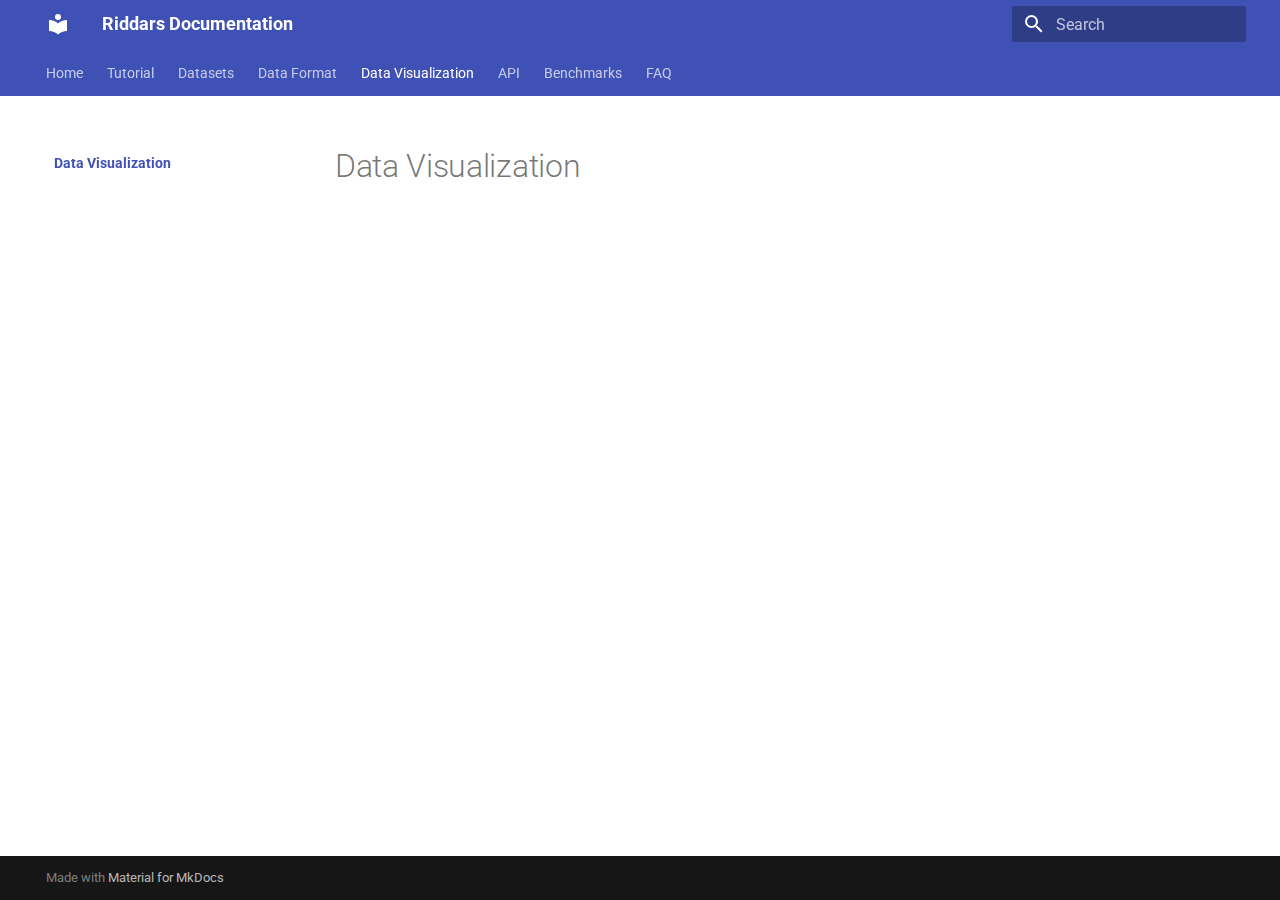
<file: data-visualization/index.html>
<!doctype html>
<html lang="en" class="no-js">
  <head>
    
      <meta charset="utf-8">
      <meta name="viewport" content="width=device-width,initial-scale=1">
      
      
      
      
        <link rel="prev" href="../data-format/">
      
      
        <link rel="next" href="../api/">
      
      
      <link rel="icon" href="../assets/images/favicon.png">
      <meta name="generator" content="mkdocs-1.6.1, mkdocs-material-9.6.10">
    
    
      
        <title>Data Visualization - Riddars Documentation</title>
      
    
    
      <link rel="stylesheet" href="../assets/stylesheets/main.4af4bdda.min.css">
      
        
        <link rel="stylesheet" href="../assets/stylesheets/palette.06af60db.min.css">
      
      


    
    
      
    
    
      
        
        
        <link rel="preconnect" href="https://fonts.gstatic.com" crossorigin>
        <link rel="stylesheet" href="https://fonts.googleapis.com/css?family=Roboto:300,300i,400,400i,700,700i%7CRoboto+Mono:400,400i,700,700i&display=fallback">
        <style>:root{--md-text-font:"Roboto";--md-code-font:"Roboto Mono"}</style>
      
    
    
      <link rel="stylesheet" href="../assets/css/custom.css">
    
    <script>__md_scope=new URL("..",location),__md_hash=e=>[...e].reduce(((e,_)=>(e<<5)-e+_.charCodeAt(0)),0),__md_get=(e,_=localStorage,t=__md_scope)=>JSON.parse(_.getItem(t.pathname+"."+e)),__md_set=(e,_,t=localStorage,a=__md_scope)=>{try{t.setItem(a.pathname+"."+e,JSON.stringify(_))}catch(e){}}</script>
    
      

    
    
    
  </head>
  
  
    
    
    
    
    
    <body dir="ltr" data-md-color-scheme="default" data-md-color-primary="indigo" data-md-color-accent="indigo">
  
    
    <input class="md-toggle" data-md-toggle="drawer" type="checkbox" id="__drawer" autocomplete="off">
    <input class="md-toggle" data-md-toggle="search" type="checkbox" id="__search" autocomplete="off">
    <label class="md-overlay" for="__drawer"></label>
    <div data-md-component="skip">
      
    </div>
    <div data-md-component="announce">
      
    </div>
    
    
      

<header class="md-header" data-md-component="header">
  <nav class="md-header__inner md-grid" aria-label="Header">
    <a href=".." title="Riddars Documentation" class="md-header__button md-logo" aria-label="Riddars Documentation" data-md-component="logo">
      
  
  <svg xmlns="http://www.w3.org/2000/svg" viewBox="0 0 24 24"><path d="M12 8a3 3 0 0 0 3-3 3 3 0 0 0-3-3 3 3 0 0 0-3 3 3 3 0 0 0 3 3m0 3.54C9.64 9.35 6.5 8 3 8v11c3.5 0 6.64 1.35 9 3.54 2.36-2.19 5.5-3.54 9-3.54V8c-3.5 0-6.64 1.35-9 3.54"/></svg>

    </a>
    <label class="md-header__button md-icon" for="__drawer">
      
      <svg xmlns="http://www.w3.org/2000/svg" viewBox="0 0 24 24"><path d="M3 6h18v2H3zm0 5h18v2H3zm0 5h18v2H3z"/></svg>
    </label>
    <div class="md-header__title" data-md-component="header-title">
      <div class="md-header__ellipsis">
        <div class="md-header__topic">
          <span class="md-ellipsis">
            Riddars Documentation
          </span>
        </div>
        <div class="md-header__topic" data-md-component="header-topic">
          <span class="md-ellipsis">
            
              Data Visualization
            
          </span>
        </div>
      </div>
    </div>
    
      
    
    
    
    
      <label class="md-header__button md-icon" for="__search">
        
        <svg xmlns="http://www.w3.org/2000/svg" viewBox="0 0 24 24"><path d="M9.5 3A6.5 6.5 0 0 1 16 9.5c0 1.61-.59 3.09-1.56 4.23l.27.27h.79l5 5-1.5 1.5-5-5v-.79l-.27-.27A6.52 6.52 0 0 1 9.5 16 6.5 6.5 0 0 1 3 9.5 6.5 6.5 0 0 1 9.5 3m0 2C7 5 5 7 5 9.5S7 14 9.5 14 14 12 14 9.5 12 5 9.5 5"/></svg>
      </label>
      <div class="md-search" data-md-component="search" role="dialog">
  <label class="md-search__overlay" for="__search"></label>
  <div class="md-search__inner" role="search">
    <form class="md-search__form" name="search">
      <input type="text" class="md-search__input" name="query" aria-label="Search" placeholder="Search" autocapitalize="off" autocorrect="off" autocomplete="off" spellcheck="false" data-md-component="search-query" required>
      <label class="md-search__icon md-icon" for="__search">
        
        <svg xmlns="http://www.w3.org/2000/svg" viewBox="0 0 24 24"><path d="M9.5 3A6.5 6.5 0 0 1 16 9.5c0 1.61-.59 3.09-1.56 4.23l.27.27h.79l5 5-1.5 1.5-5-5v-.79l-.27-.27A6.52 6.52 0 0 1 9.5 16 6.5 6.5 0 0 1 3 9.5 6.5 6.5 0 0 1 9.5 3m0 2C7 5 5 7 5 9.5S7 14 9.5 14 14 12 14 9.5 12 5 9.5 5"/></svg>
        
        <svg xmlns="http://www.w3.org/2000/svg" viewBox="0 0 24 24"><path d="M20 11v2H8l5.5 5.5-1.42 1.42L4.16 12l7.92-7.92L13.5 5.5 8 11z"/></svg>
      </label>
      <nav class="md-search__options" aria-label="Search">
        
        <button type="reset" class="md-search__icon md-icon" title="Clear" aria-label="Clear" tabindex="-1">
          
          <svg xmlns="http://www.w3.org/2000/svg" viewBox="0 0 24 24"><path d="M19 6.41 17.59 5 12 10.59 6.41 5 5 6.41 10.59 12 5 17.59 6.41 19 12 13.41 17.59 19 19 17.59 13.41 12z"/></svg>
        </button>
      </nav>
      
    </form>
    <div class="md-search__output">
      <div class="md-search__scrollwrap" tabindex="0" data-md-scrollfix>
        <div class="md-search-result" data-md-component="search-result">
          <div class="md-search-result__meta">
            Initializing search
          </div>
          <ol class="md-search-result__list" role="presentation"></ol>
        </div>
      </div>
    </div>
  </div>
</div>
    
    
  </nav>
  
</header>
    
    <div class="md-container" data-md-component="container">
      
      
        
          
            
<nav class="md-tabs" aria-label="Tabs" data-md-component="tabs">
  <div class="md-grid">
    <ul class="md-tabs__list">
      
        
  
  
  
  
    <li class="md-tabs__item">
      <a href=".." class="md-tabs__link">
        
  
  
    
  
  Home

      </a>
    </li>
  

      
        
  
  
  
  
    <li class="md-tabs__item">
      <a href="../tutorial/" class="md-tabs__link">
        
  
  
    
  
  Tutorial

      </a>
    </li>
  

      
        
  
  
  
  
    <li class="md-tabs__item">
      <a href="../datasets/" class="md-tabs__link">
        
  
  
    
  
  Datasets

      </a>
    </li>
  

      
        
  
  
  
  
    <li class="md-tabs__item">
      <a href="../data-format/" class="md-tabs__link">
        
  
  
    
  
  Data Format

      </a>
    </li>
  

      
        
  
  
  
    
  
  
    <li class="md-tabs__item md-tabs__item--active">
      <a href="./" class="md-tabs__link">
        
  
  
    
  
  Data Visualization

      </a>
    </li>
  

      
        
  
  
  
  
    <li class="md-tabs__item">
      <a href="../api/" class="md-tabs__link">
        
  
  
    
  
  API

      </a>
    </li>
  

      
        
  
  
  
  
    <li class="md-tabs__item">
      <a href="../benchmarks/" class="md-tabs__link">
        
  
  
    
  
  Benchmarks

      </a>
    </li>
  

      
        
  
  
  
  
    <li class="md-tabs__item">
      <a href="../faq/" class="md-tabs__link">
        
  
  
    
  
  FAQ

      </a>
    </li>
  

      
    </ul>
  </div>
</nav>
          
        
      
      <main class="md-main" data-md-component="main">
        <div class="md-main__inner md-grid">
          
            
              
              <div class="md-sidebar md-sidebar--primary" data-md-component="sidebar" data-md-type="navigation" >
                <div class="md-sidebar__scrollwrap">
                  <div class="md-sidebar__inner">
                    


  


  

<nav class="md-nav md-nav--primary md-nav--lifted md-nav--integrated" aria-label="Navigation" data-md-level="0">
  <label class="md-nav__title" for="__drawer">
    <a href=".." title="Riddars Documentation" class="md-nav__button md-logo" aria-label="Riddars Documentation" data-md-component="logo">
      
  
  <svg xmlns="http://www.w3.org/2000/svg" viewBox="0 0 24 24"><path d="M12 8a3 3 0 0 0 3-3 3 3 0 0 0-3-3 3 3 0 0 0-3 3 3 3 0 0 0 3 3m0 3.54C9.64 9.35 6.5 8 3 8v11c3.5 0 6.64 1.35 9 3.54 2.36-2.19 5.5-3.54 9-3.54V8c-3.5 0-6.64 1.35-9 3.54"/></svg>

    </a>
    Riddars Documentation
  </label>
  
  <ul class="md-nav__list" data-md-scrollfix>
    
      
      
  
  
  
  
    <li class="md-nav__item">
      <a href=".." class="md-nav__link">
        
  
  
  <span class="md-ellipsis">
    Home
    
  </span>
  

      </a>
    </li>
  

    
      
      
  
  
  
  
    <li class="md-nav__item">
      <a href="../tutorial/" class="md-nav__link">
        
  
  
  <span class="md-ellipsis">
    Tutorial
    
  </span>
  

      </a>
    </li>
  

    
      
      
  
  
  
  
    <li class="md-nav__item">
      <a href="../datasets/" class="md-nav__link">
        
  
  
  <span class="md-ellipsis">
    Datasets
    
  </span>
  

      </a>
    </li>
  

    
      
      
  
  
  
  
    <li class="md-nav__item">
      <a href="../data-format/" class="md-nav__link">
        
  
  
  <span class="md-ellipsis">
    Data Format
    
  </span>
  

      </a>
    </li>
  

    
      
      
  
  
    
  
  
  
    <li class="md-nav__item md-nav__item--active">
      
      <input class="md-nav__toggle md-toggle" type="checkbox" id="__toc">
      
      
      
      <a href="./" class="md-nav__link md-nav__link--active">
        
  
  
  <span class="md-ellipsis">
    Data Visualization
    
  </span>
  

      </a>
      
    </li>
  

    
      
      
  
  
  
  
    <li class="md-nav__item">
      <a href="../api/" class="md-nav__link">
        
  
  
  <span class="md-ellipsis">
    API
    
  </span>
  

      </a>
    </li>
  

    
      
      
  
  
  
  
    <li class="md-nav__item">
      <a href="../benchmarks/" class="md-nav__link">
        
  
  
  <span class="md-ellipsis">
    Benchmarks
    
  </span>
  

      </a>
    </li>
  

    
      
      
  
  
  
  
    <li class="md-nav__item">
      <a href="../faq/" class="md-nav__link">
        
  
  
  <span class="md-ellipsis">
    FAQ
    
  </span>
  

      </a>
    </li>
  

    
  </ul>
</nav>
                  </div>
                </div>
              </div>
            
            
          
          
            <div class="md-content" data-md-component="content">
              <article class="md-content__inner md-typeset">
                
                  



  <h1>Data Visualization</h1>














                
              </article>
            </div>
          
          
<script>var target=document.getElementById(location.hash.slice(1));target&&target.name&&(target.checked=target.name.startsWith("__tabbed_"))</script>
        </div>
        
      </main>
      
        <footer class="md-footer">
  
  <div class="md-footer-meta md-typeset">
    <div class="md-footer-meta__inner md-grid">
      <div class="md-copyright">
  
  
    Made with
    <a href="https://squidfunk.github.io/mkdocs-material/" target="_blank" rel="noopener">
      Material for MkDocs
    </a>
  
</div>
      
    </div>
  </div>
</footer>
      
    </div>
    <div class="md-dialog" data-md-component="dialog">
      <div class="md-dialog__inner md-typeset"></div>
    </div>
    
    
    
      
      <script id="__config" type="application/json">{"base": "..", "features": ["navigation.tabs", "navigation.sections", "toc.integrate"], "search": "../assets/javascripts/workers/search.f8cc74c7.min.js", "tags": null, "translations": {"clipboard.copied": "Copied to clipboard", "clipboard.copy": "Copy to clipboard", "search.result.more.one": "1 more on this page", "search.result.more.other": "# more on this page", "search.result.none": "No matching documents", "search.result.one": "1 matching document", "search.result.other": "# matching documents", "search.result.placeholder": "Type to start searching", "search.result.term.missing": "Missing", "select.version": "Select version"}, "version": null}</script>
    
    
      <script src="../assets/javascripts/bundle.c8b220af.min.js"></script>
      
    
  </body>
</html>
</file>
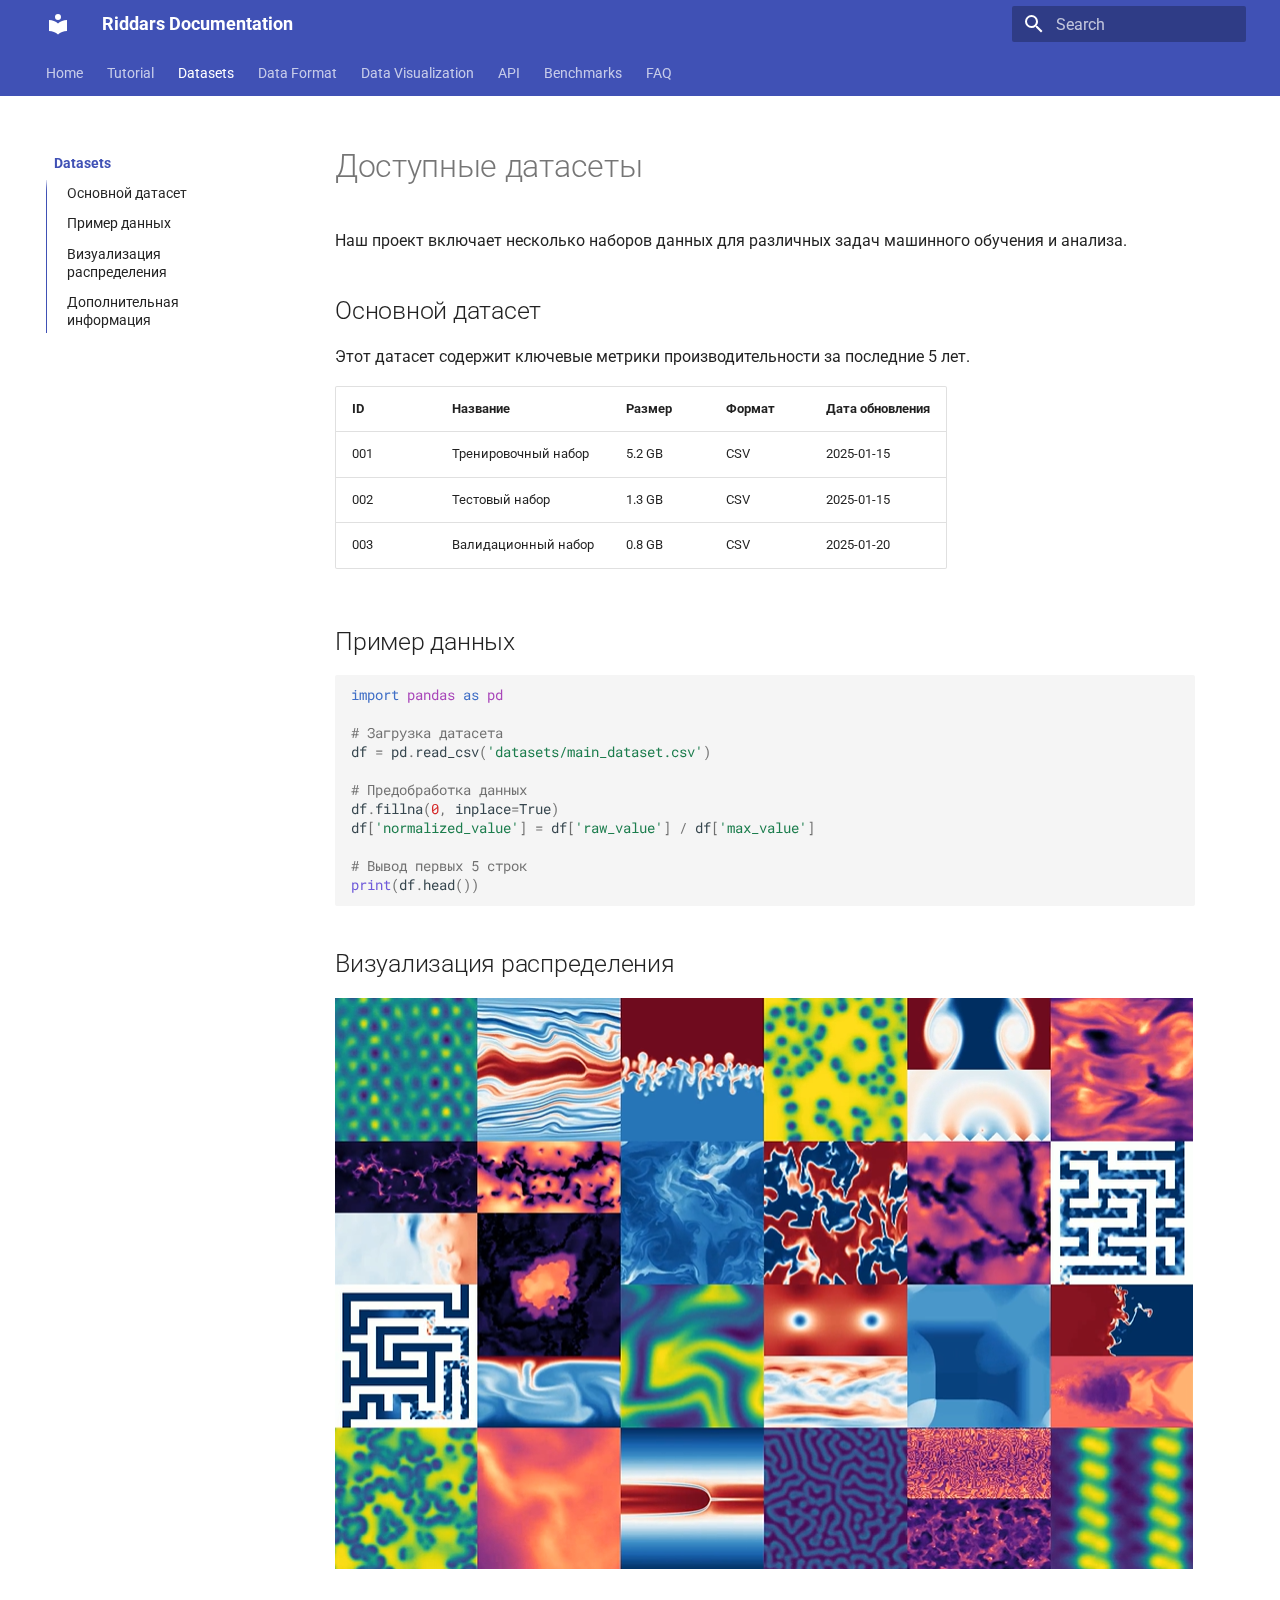
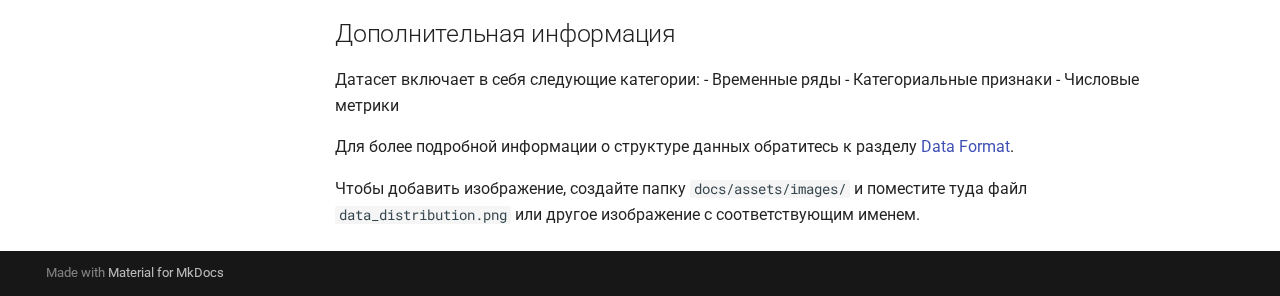
<file: datasets/index.html>
<!doctype html>
<html lang="en" class="no-js">
  <head>
    
      <meta charset="utf-8">
      <meta name="viewport" content="width=device-width,initial-scale=1">
      
      
      
      
        <link rel="prev" href="../tutorial/">
      
      
        <link rel="next" href="../data-format/">
      
      
      <link rel="icon" href="../assets/images/favicon.png">
      <meta name="generator" content="mkdocs-1.6.1, mkdocs-material-9.6.10">
    
    
      
        <title>Datasets - Riddars Documentation</title>
      
    
    
      <link rel="stylesheet" href="../assets/stylesheets/main.4af4bdda.min.css">
      
        
        <link rel="stylesheet" href="../assets/stylesheets/palette.06af60db.min.css">
      
      


    
    
      
    
    
      
        
        
        <link rel="preconnect" href="https://fonts.gstatic.com" crossorigin>
        <link rel="stylesheet" href="https://fonts.googleapis.com/css?family=Roboto:300,300i,400,400i,700,700i%7CRoboto+Mono:400,400i,700,700i&display=fallback">
        <style>:root{--md-text-font:"Roboto";--md-code-font:"Roboto Mono"}</style>
      
    
    
      <link rel="stylesheet" href="../assets/css/custom.css">
    
    <script>__md_scope=new URL("..",location),__md_hash=e=>[...e].reduce(((e,_)=>(e<<5)-e+_.charCodeAt(0)),0),__md_get=(e,_=localStorage,t=__md_scope)=>JSON.parse(_.getItem(t.pathname+"."+e)),__md_set=(e,_,t=localStorage,a=__md_scope)=>{try{t.setItem(a.pathname+"."+e,JSON.stringify(_))}catch(e){}}</script>
    
      

    
    
    
  </head>
  
  
    
    
    
    
    
    <body dir="ltr" data-md-color-scheme="default" data-md-color-primary="indigo" data-md-color-accent="indigo">
  
    
    <input class="md-toggle" data-md-toggle="drawer" type="checkbox" id="__drawer" autocomplete="off">
    <input class="md-toggle" data-md-toggle="search" type="checkbox" id="__search" autocomplete="off">
    <label class="md-overlay" for="__drawer"></label>
    <div data-md-component="skip">
      
        
        <a href="#_1" class="md-skip">
          Skip to content
        </a>
      
    </div>
    <div data-md-component="announce">
      
    </div>
    
    
      

<header class="md-header" data-md-component="header">
  <nav class="md-header__inner md-grid" aria-label="Header">
    <a href=".." title="Riddars Documentation" class="md-header__button md-logo" aria-label="Riddars Documentation" data-md-component="logo">
      
  
  <svg xmlns="http://www.w3.org/2000/svg" viewBox="0 0 24 24"><path d="M12 8a3 3 0 0 0 3-3 3 3 0 0 0-3-3 3 3 0 0 0-3 3 3 3 0 0 0 3 3m0 3.54C9.64 9.35 6.5 8 3 8v11c3.5 0 6.64 1.35 9 3.54 2.36-2.19 5.5-3.54 9-3.54V8c-3.5 0-6.64 1.35-9 3.54"/></svg>

    </a>
    <label class="md-header__button md-icon" for="__drawer">
      
      <svg xmlns="http://www.w3.org/2000/svg" viewBox="0 0 24 24"><path d="M3 6h18v2H3zm0 5h18v2H3zm0 5h18v2H3z"/></svg>
    </label>
    <div class="md-header__title" data-md-component="header-title">
      <div class="md-header__ellipsis">
        <div class="md-header__topic">
          <span class="md-ellipsis">
            Riddars Documentation
          </span>
        </div>
        <div class="md-header__topic" data-md-component="header-topic">
          <span class="md-ellipsis">
            
              Datasets
            
          </span>
        </div>
      </div>
    </div>
    
      
    
    
    
    
      <label class="md-header__button md-icon" for="__search">
        
        <svg xmlns="http://www.w3.org/2000/svg" viewBox="0 0 24 24"><path d="M9.5 3A6.5 6.5 0 0 1 16 9.5c0 1.61-.59 3.09-1.56 4.23l.27.27h.79l5 5-1.5 1.5-5-5v-.79l-.27-.27A6.52 6.52 0 0 1 9.5 16 6.5 6.5 0 0 1 3 9.5 6.5 6.5 0 0 1 9.5 3m0 2C7 5 5 7 5 9.5S7 14 9.5 14 14 12 14 9.5 12 5 9.5 5"/></svg>
      </label>
      <div class="md-search" data-md-component="search" role="dialog">
  <label class="md-search__overlay" for="__search"></label>
  <div class="md-search__inner" role="search">
    <form class="md-search__form" name="search">
      <input type="text" class="md-search__input" name="query" aria-label="Search" placeholder="Search" autocapitalize="off" autocorrect="off" autocomplete="off" spellcheck="false" data-md-component="search-query" required>
      <label class="md-search__icon md-icon" for="__search">
        
        <svg xmlns="http://www.w3.org/2000/svg" viewBox="0 0 24 24"><path d="M9.5 3A6.5 6.5 0 0 1 16 9.5c0 1.61-.59 3.09-1.56 4.23l.27.27h.79l5 5-1.5 1.5-5-5v-.79l-.27-.27A6.52 6.52 0 0 1 9.5 16 6.5 6.5 0 0 1 3 9.5 6.5 6.5 0 0 1 9.5 3m0 2C7 5 5 7 5 9.5S7 14 9.5 14 14 12 14 9.5 12 5 9.5 5"/></svg>
        
        <svg xmlns="http://www.w3.org/2000/svg" viewBox="0 0 24 24"><path d="M20 11v2H8l5.5 5.5-1.42 1.42L4.16 12l7.92-7.92L13.5 5.5 8 11z"/></svg>
      </label>
      <nav class="md-search__options" aria-label="Search">
        
        <button type="reset" class="md-search__icon md-icon" title="Clear" aria-label="Clear" tabindex="-1">
          
          <svg xmlns="http://www.w3.org/2000/svg" viewBox="0 0 24 24"><path d="M19 6.41 17.59 5 12 10.59 6.41 5 5 6.41 10.59 12 5 17.59 6.41 19 12 13.41 17.59 19 19 17.59 13.41 12z"/></svg>
        </button>
      </nav>
      
    </form>
    <div class="md-search__output">
      <div class="md-search__scrollwrap" tabindex="0" data-md-scrollfix>
        <div class="md-search-result" data-md-component="search-result">
          <div class="md-search-result__meta">
            Initializing search
          </div>
          <ol class="md-search-result__list" role="presentation"></ol>
        </div>
      </div>
    </div>
  </div>
</div>
    
    
  </nav>
  
</header>
    
    <div class="md-container" data-md-component="container">
      
      
        
          
            
<nav class="md-tabs" aria-label="Tabs" data-md-component="tabs">
  <div class="md-grid">
    <ul class="md-tabs__list">
      
        
  
  
  
  
    <li class="md-tabs__item">
      <a href=".." class="md-tabs__link">
        
  
  
    
  
  Home

      </a>
    </li>
  

      
        
  
  
  
  
    <li class="md-tabs__item">
      <a href="../tutorial/" class="md-tabs__link">
        
  
  
    
  
  Tutorial

      </a>
    </li>
  

      
        
  
  
  
    
  
  
    <li class="md-tabs__item md-tabs__item--active">
      <a href="./" class="md-tabs__link">
        
  
  
    
  
  Datasets

      </a>
    </li>
  

      
        
  
  
  
  
    <li class="md-tabs__item">
      <a href="../data-format/" class="md-tabs__link">
        
  
  
    
  
  Data Format

      </a>
    </li>
  

      
        
  
  
  
  
    <li class="md-tabs__item">
      <a href="../data-visualization/" class="md-tabs__link">
        
  
  
    
  
  Data Visualization

      </a>
    </li>
  

      
        
  
  
  
  
    <li class="md-tabs__item">
      <a href="../api/" class="md-tabs__link">
        
  
  
    
  
  API

      </a>
    </li>
  

      
        
  
  
  
  
    <li class="md-tabs__item">
      <a href="../benchmarks/" class="md-tabs__link">
        
  
  
    
  
  Benchmarks

      </a>
    </li>
  

      
        
  
  
  
  
    <li class="md-tabs__item">
      <a href="../faq/" class="md-tabs__link">
        
  
  
    
  
  FAQ

      </a>
    </li>
  

      
    </ul>
  </div>
</nav>
          
        
      
      <main class="md-main" data-md-component="main">
        <div class="md-main__inner md-grid">
          
            
              
              <div class="md-sidebar md-sidebar--primary" data-md-component="sidebar" data-md-type="navigation" >
                <div class="md-sidebar__scrollwrap">
                  <div class="md-sidebar__inner">
                    


  


  

<nav class="md-nav md-nav--primary md-nav--lifted md-nav--integrated" aria-label="Navigation" data-md-level="0">
  <label class="md-nav__title" for="__drawer">
    <a href=".." title="Riddars Documentation" class="md-nav__button md-logo" aria-label="Riddars Documentation" data-md-component="logo">
      
  
  <svg xmlns="http://www.w3.org/2000/svg" viewBox="0 0 24 24"><path d="M12 8a3 3 0 0 0 3-3 3 3 0 0 0-3-3 3 3 0 0 0-3 3 3 3 0 0 0 3 3m0 3.54C9.64 9.35 6.5 8 3 8v11c3.5 0 6.64 1.35 9 3.54 2.36-2.19 5.5-3.54 9-3.54V8c-3.5 0-6.64 1.35-9 3.54"/></svg>

    </a>
    Riddars Documentation
  </label>
  
  <ul class="md-nav__list" data-md-scrollfix>
    
      
      
  
  
  
  
    <li class="md-nav__item">
      <a href=".." class="md-nav__link">
        
  
  
  <span class="md-ellipsis">
    Home
    
  </span>
  

      </a>
    </li>
  

    
      
      
  
  
  
  
    <li class="md-nav__item">
      <a href="../tutorial/" class="md-nav__link">
        
  
  
  <span class="md-ellipsis">
    Tutorial
    
  </span>
  

      </a>
    </li>
  

    
      
      
  
  
    
  
  
  
    <li class="md-nav__item md-nav__item--active">
      
      <input class="md-nav__toggle md-toggle" type="checkbox" id="__toc">
      
      
        
      
      
        <label class="md-nav__link md-nav__link--active" for="__toc">
          
  
  
  <span class="md-ellipsis">
    Datasets
    
  </span>
  

          <span class="md-nav__icon md-icon"></span>
        </label>
      
      <a href="./" class="md-nav__link md-nav__link--active">
        
  
  
  <span class="md-ellipsis">
    Datasets
    
  </span>
  

      </a>
      
        

<nav class="md-nav md-nav--secondary" aria-label="Table of contents">
  
  
  
    
  
  
    <label class="md-nav__title" for="__toc">
      <span class="md-nav__icon md-icon"></span>
      Table of contents
    </label>
    <ul class="md-nav__list" data-md-component="toc" data-md-scrollfix>
      
        <li class="md-nav__item">
  <a href="#_2" class="md-nav__link">
    <span class="md-ellipsis">
      Основной датасет
    </span>
  </a>
  
</li>
      
        <li class="md-nav__item">
  <a href="#_3" class="md-nav__link">
    <span class="md-ellipsis">
      Пример данных
    </span>
  </a>
  
</li>
      
        <li class="md-nav__item">
  <a href="#_4" class="md-nav__link">
    <span class="md-ellipsis">
      Визуализация распределения
    </span>
  </a>
  
</li>
      
        <li class="md-nav__item">
  <a href="#_5" class="md-nav__link">
    <span class="md-ellipsis">
      Дополнительная информация
    </span>
  </a>
  
</li>
      
    </ul>
  
</nav>
      
    </li>
  

    
      
      
  
  
  
  
    <li class="md-nav__item">
      <a href="../data-format/" class="md-nav__link">
        
  
  
  <span class="md-ellipsis">
    Data Format
    
  </span>
  

      </a>
    </li>
  

    
      
      
  
  
  
  
    <li class="md-nav__item">
      <a href="../data-visualization/" class="md-nav__link">
        
  
  
  <span class="md-ellipsis">
    Data Visualization
    
  </span>
  

      </a>
    </li>
  

    
      
      
  
  
  
  
    <li class="md-nav__item">
      <a href="../api/" class="md-nav__link">
        
  
  
  <span class="md-ellipsis">
    API
    
  </span>
  

      </a>
    </li>
  

    
      
      
  
  
  
  
    <li class="md-nav__item">
      <a href="../benchmarks/" class="md-nav__link">
        
  
  
  <span class="md-ellipsis">
    Benchmarks
    
  </span>
  

      </a>
    </li>
  

    
      
      
  
  
  
  
    <li class="md-nav__item">
      <a href="../faq/" class="md-nav__link">
        
  
  
  <span class="md-ellipsis">
    FAQ
    
  </span>
  

      </a>
    </li>
  

    
  </ul>
</nav>
                  </div>
                </div>
              </div>
            
            
          
          
            <div class="md-content" data-md-component="content">
              <article class="md-content__inner md-typeset">
                
                  



<h1 id="_1">Доступные датасеты<a class="headerlink" href="#_1" title="Permanent link">&para;</a></h1>
<p>Наш проект включает несколько наборов данных для различных задач машинного обучения и анализа.</p>
<h2 id="_2">Основной датасет<a class="headerlink" href="#_2" title="Permanent link">&para;</a></h2>
<p>Этот датасет содержит ключевые метрики производительности за последние 5 лет.</p>
<table>
<thead>
<tr>
<th>ID</th>
<th>Название</th>
<th>Размер</th>
<th>Формат</th>
<th>Дата обновления</th>
</tr>
</thead>
<tbody>
<tr>
<td>001</td>
<td>Тренировочный набор</td>
<td>5.2 GB</td>
<td>CSV</td>
<td>2025-01-15</td>
</tr>
<tr>
<td>002</td>
<td>Тестовый набор</td>
<td>1.3 GB</td>
<td>CSV</td>
<td>2025-01-15</td>
</tr>
<tr>
<td>003</td>
<td>Валидационный набор</td>
<td>0.8 GB</td>
<td>CSV</td>
<td>2025-01-20</td>
</tr>
</tbody>
</table>
<h2 id="_3">Пример данных<a class="headerlink" href="#_3" title="Permanent link">&para;</a></h2>
<div class="highlight"><pre><span></span><code><span class="kn">import</span><span class="w"> </span><span class="nn">pandas</span><span class="w"> </span><span class="k">as</span><span class="w"> </span><span class="nn">pd</span>

<span class="c1"># Загрузка датасета</span>
<span class="n">df</span> <span class="o">=</span> <span class="n">pd</span><span class="o">.</span><span class="n">read_csv</span><span class="p">(</span><span class="s1">&#39;datasets/main_dataset.csv&#39;</span><span class="p">)</span>

<span class="c1"># Предобработка данных</span>
<span class="n">df</span><span class="o">.</span><span class="n">fillna</span><span class="p">(</span><span class="mi">0</span><span class="p">,</span> <span class="n">inplace</span><span class="o">=</span><span class="kc">True</span><span class="p">)</span>
<span class="n">df</span><span class="p">[</span><span class="s1">&#39;normalized_value&#39;</span><span class="p">]</span> <span class="o">=</span> <span class="n">df</span><span class="p">[</span><span class="s1">&#39;raw_value&#39;</span><span class="p">]</span> <span class="o">/</span> <span class="n">df</span><span class="p">[</span><span class="s1">&#39;max_value&#39;</span><span class="p">]</span>

<span class="c1"># Вывод первых 5 строк</span>
<span class="nb">print</span><span class="p">(</span><span class="n">df</span><span class="o">.</span><span class="n">head</span><span class="p">())</span>
</code></pre></div>
<h2 id="_4">Визуализация распределения<a class="headerlink" href="#_4" title="Permanent link">&para;</a></h2>
<p><img alt="img.png" src="../img.png" /></p>
<h2 id="_5">Дополнительная информация<a class="headerlink" href="#_5" title="Permanent link">&para;</a></h2>
<p>Датасет включает в себя следующие категории:
- Временные ряды
- Категориальные признаки
- Числовые метрики</p>
<p>Для более подробной информации о структуре данных обратитесь к разделу <a href="../data-format/">Data Format</a>.</p>
<p>Чтобы добавить изображение, создайте папку <code>docs/assets/images/</code> и поместите туда файл <code>data_distribution.png</code> или другое изображение с соответствующим именем.</p>












                
              </article>
            </div>
          
          
<script>var target=document.getElementById(location.hash.slice(1));target&&target.name&&(target.checked=target.name.startsWith("__tabbed_"))</script>
        </div>
        
      </main>
      
        <footer class="md-footer">
  
  <div class="md-footer-meta md-typeset">
    <div class="md-footer-meta__inner md-grid">
      <div class="md-copyright">
  
  
    Made with
    <a href="https://squidfunk.github.io/mkdocs-material/" target="_blank" rel="noopener">
      Material for MkDocs
    </a>
  
</div>
      
    </div>
  </div>
</footer>
      
    </div>
    <div class="md-dialog" data-md-component="dialog">
      <div class="md-dialog__inner md-typeset"></div>
    </div>
    
    
    
      
      <script id="__config" type="application/json">{"base": "..", "features": ["navigation.tabs", "navigation.sections", "toc.integrate"], "search": "../assets/javascripts/workers/search.f8cc74c7.min.js", "tags": null, "translations": {"clipboard.copied": "Copied to clipboard", "clipboard.copy": "Copy to clipboard", "search.result.more.one": "1 more on this page", "search.result.more.other": "# more on this page", "search.result.none": "No matching documents", "search.result.one": "1 matching document", "search.result.other": "# matching documents", "search.result.placeholder": "Type to start searching", "search.result.term.missing": "Missing", "select.version": "Select version"}, "version": null}</script>
    
    
      <script src="../assets/javascripts/bundle.c8b220af.min.js"></script>
      
    
  </body>
</html>
</file>
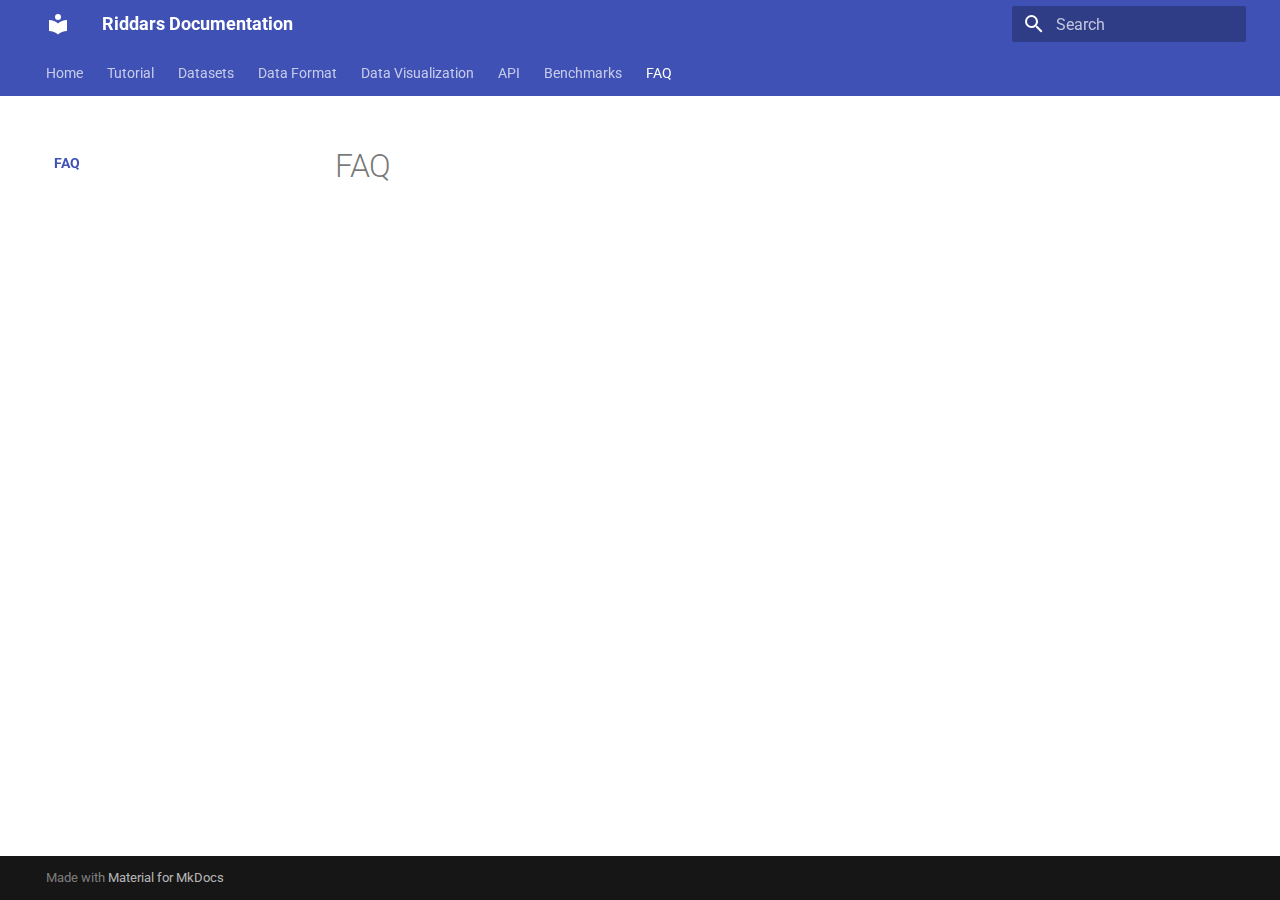
<file: faq/index.html>
<!doctype html>
<html lang="en" class="no-js">
  <head>
    
      <meta charset="utf-8">
      <meta name="viewport" content="width=device-width,initial-scale=1">
      
      
      
      
        <link rel="prev" href="../benchmarks/">
      
      
      
      <link rel="icon" href="../assets/images/favicon.png">
      <meta name="generator" content="mkdocs-1.6.1, mkdocs-material-9.6.10">
    
    
      
        <title>FAQ - Riddars Documentation</title>
      
    
    
      <link rel="stylesheet" href="../assets/stylesheets/main.4af4bdda.min.css">
      
        
        <link rel="stylesheet" href="../assets/stylesheets/palette.06af60db.min.css">
      
      


    
    
      
    
    
      
        
        
        <link rel="preconnect" href="https://fonts.gstatic.com" crossorigin>
        <link rel="stylesheet" href="https://fonts.googleapis.com/css?family=Roboto:300,300i,400,400i,700,700i%7CRoboto+Mono:400,400i,700,700i&display=fallback">
        <style>:root{--md-text-font:"Roboto";--md-code-font:"Roboto Mono"}</style>
      
    
    
      <link rel="stylesheet" href="../assets/css/custom.css">
    
    <script>__md_scope=new URL("..",location),__md_hash=e=>[...e].reduce(((e,_)=>(e<<5)-e+_.charCodeAt(0)),0),__md_get=(e,_=localStorage,t=__md_scope)=>JSON.parse(_.getItem(t.pathname+"."+e)),__md_set=(e,_,t=localStorage,a=__md_scope)=>{try{t.setItem(a.pathname+"."+e,JSON.stringify(_))}catch(e){}}</script>
    
      

    
    
    
  </head>
  
  
    
    
    
    
    
    <body dir="ltr" data-md-color-scheme="default" data-md-color-primary="indigo" data-md-color-accent="indigo">
  
    
    <input class="md-toggle" data-md-toggle="drawer" type="checkbox" id="__drawer" autocomplete="off">
    <input class="md-toggle" data-md-toggle="search" type="checkbox" id="__search" autocomplete="off">
    <label class="md-overlay" for="__drawer"></label>
    <div data-md-component="skip">
      
    </div>
    <div data-md-component="announce">
      
    </div>
    
    
      

<header class="md-header" data-md-component="header">
  <nav class="md-header__inner md-grid" aria-label="Header">
    <a href=".." title="Riddars Documentation" class="md-header__button md-logo" aria-label="Riddars Documentation" data-md-component="logo">
      
  
  <svg xmlns="http://www.w3.org/2000/svg" viewBox="0 0 24 24"><path d="M12 8a3 3 0 0 0 3-3 3 3 0 0 0-3-3 3 3 0 0 0-3 3 3 3 0 0 0 3 3m0 3.54C9.64 9.35 6.5 8 3 8v11c3.5 0 6.64 1.35 9 3.54 2.36-2.19 5.5-3.54 9-3.54V8c-3.5 0-6.64 1.35-9 3.54"/></svg>

    </a>
    <label class="md-header__button md-icon" for="__drawer">
      
      <svg xmlns="http://www.w3.org/2000/svg" viewBox="0 0 24 24"><path d="M3 6h18v2H3zm0 5h18v2H3zm0 5h18v2H3z"/></svg>
    </label>
    <div class="md-header__title" data-md-component="header-title">
      <div class="md-header__ellipsis">
        <div class="md-header__topic">
          <span class="md-ellipsis">
            Riddars Documentation
          </span>
        </div>
        <div class="md-header__topic" data-md-component="header-topic">
          <span class="md-ellipsis">
            
              FAQ
            
          </span>
        </div>
      </div>
    </div>
    
      
    
    
    
    
      <label class="md-header__button md-icon" for="__search">
        
        <svg xmlns="http://www.w3.org/2000/svg" viewBox="0 0 24 24"><path d="M9.5 3A6.5 6.5 0 0 1 16 9.5c0 1.61-.59 3.09-1.56 4.23l.27.27h.79l5 5-1.5 1.5-5-5v-.79l-.27-.27A6.52 6.52 0 0 1 9.5 16 6.5 6.5 0 0 1 3 9.5 6.5 6.5 0 0 1 9.5 3m0 2C7 5 5 7 5 9.5S7 14 9.5 14 14 12 14 9.5 12 5 9.5 5"/></svg>
      </label>
      <div class="md-search" data-md-component="search" role="dialog">
  <label class="md-search__overlay" for="__search"></label>
  <div class="md-search__inner" role="search">
    <form class="md-search__form" name="search">
      <input type="text" class="md-search__input" name="query" aria-label="Search" placeholder="Search" autocapitalize="off" autocorrect="off" autocomplete="off" spellcheck="false" data-md-component="search-query" required>
      <label class="md-search__icon md-icon" for="__search">
        
        <svg xmlns="http://www.w3.org/2000/svg" viewBox="0 0 24 24"><path d="M9.5 3A6.5 6.5 0 0 1 16 9.5c0 1.61-.59 3.09-1.56 4.23l.27.27h.79l5 5-1.5 1.5-5-5v-.79l-.27-.27A6.52 6.52 0 0 1 9.5 16 6.5 6.5 0 0 1 3 9.5 6.5 6.5 0 0 1 9.5 3m0 2C7 5 5 7 5 9.5S7 14 9.5 14 14 12 14 9.5 12 5 9.5 5"/></svg>
        
        <svg xmlns="http://www.w3.org/2000/svg" viewBox="0 0 24 24"><path d="M20 11v2H8l5.5 5.5-1.42 1.42L4.16 12l7.92-7.92L13.5 5.5 8 11z"/></svg>
      </label>
      <nav class="md-search__options" aria-label="Search">
        
        <button type="reset" class="md-search__icon md-icon" title="Clear" aria-label="Clear" tabindex="-1">
          
          <svg xmlns="http://www.w3.org/2000/svg" viewBox="0 0 24 24"><path d="M19 6.41 17.59 5 12 10.59 6.41 5 5 6.41 10.59 12 5 17.59 6.41 19 12 13.41 17.59 19 19 17.59 13.41 12z"/></svg>
        </button>
      </nav>
      
    </form>
    <div class="md-search__output">
      <div class="md-search__scrollwrap" tabindex="0" data-md-scrollfix>
        <div class="md-search-result" data-md-component="search-result">
          <div class="md-search-result__meta">
            Initializing search
          </div>
          <ol class="md-search-result__list" role="presentation"></ol>
        </div>
      </div>
    </div>
  </div>
</div>
    
    
  </nav>
  
</header>
    
    <div class="md-container" data-md-component="container">
      
      
        
          
            
<nav class="md-tabs" aria-label="Tabs" data-md-component="tabs">
  <div class="md-grid">
    <ul class="md-tabs__list">
      
        
  
  
  
  
    <li class="md-tabs__item">
      <a href=".." class="md-tabs__link">
        
  
  
    
  
  Home

      </a>
    </li>
  

      
        
  
  
  
  
    <li class="md-tabs__item">
      <a href="../tutorial/" class="md-tabs__link">
        
  
  
    
  
  Tutorial

      </a>
    </li>
  

      
        
  
  
  
  
    <li class="md-tabs__item">
      <a href="../datasets/" class="md-tabs__link">
        
  
  
    
  
  Datasets

      </a>
    </li>
  

      
        
  
  
  
  
    <li class="md-tabs__item">
      <a href="../data-format/" class="md-tabs__link">
        
  
  
    
  
  Data Format

      </a>
    </li>
  

      
        
  
  
  
  
    <li class="md-tabs__item">
      <a href="../data-visualization/" class="md-tabs__link">
        
  
  
    
  
  Data Visualization

      </a>
    </li>
  

      
        
  
  
  
  
    <li class="md-tabs__item">
      <a href="../api/" class="md-tabs__link">
        
  
  
    
  
  API

      </a>
    </li>
  

      
        
  
  
  
  
    <li class="md-tabs__item">
      <a href="../benchmarks/" class="md-tabs__link">
        
  
  
    
  
  Benchmarks

      </a>
    </li>
  

      
        
  
  
  
    
  
  
    <li class="md-tabs__item md-tabs__item--active">
      <a href="./" class="md-tabs__link">
        
  
  
    
  
  FAQ

      </a>
    </li>
  

      
    </ul>
  </div>
</nav>
          
        
      
      <main class="md-main" data-md-component="main">
        <div class="md-main__inner md-grid">
          
            
              
              <div class="md-sidebar md-sidebar--primary" data-md-component="sidebar" data-md-type="navigation" >
                <div class="md-sidebar__scrollwrap">
                  <div class="md-sidebar__inner">
                    


  


  

<nav class="md-nav md-nav--primary md-nav--lifted md-nav--integrated" aria-label="Navigation" data-md-level="0">
  <label class="md-nav__title" for="__drawer">
    <a href=".." title="Riddars Documentation" class="md-nav__button md-logo" aria-label="Riddars Documentation" data-md-component="logo">
      
  
  <svg xmlns="http://www.w3.org/2000/svg" viewBox="0 0 24 24"><path d="M12 8a3 3 0 0 0 3-3 3 3 0 0 0-3-3 3 3 0 0 0-3 3 3 3 0 0 0 3 3m0 3.54C9.64 9.35 6.5 8 3 8v11c3.5 0 6.64 1.35 9 3.54 2.36-2.19 5.5-3.54 9-3.54V8c-3.5 0-6.64 1.35-9 3.54"/></svg>

    </a>
    Riddars Documentation
  </label>
  
  <ul class="md-nav__list" data-md-scrollfix>
    
      
      
  
  
  
  
    <li class="md-nav__item">
      <a href=".." class="md-nav__link">
        
  
  
  <span class="md-ellipsis">
    Home
    
  </span>
  

      </a>
    </li>
  

    
      
      
  
  
  
  
    <li class="md-nav__item">
      <a href="../tutorial/" class="md-nav__link">
        
  
  
  <span class="md-ellipsis">
    Tutorial
    
  </span>
  

      </a>
    </li>
  

    
      
      
  
  
  
  
    <li class="md-nav__item">
      <a href="../datasets/" class="md-nav__link">
        
  
  
  <span class="md-ellipsis">
    Datasets
    
  </span>
  

      </a>
    </li>
  

    
      
      
  
  
  
  
    <li class="md-nav__item">
      <a href="../data-format/" class="md-nav__link">
        
  
  
  <span class="md-ellipsis">
    Data Format
    
  </span>
  

      </a>
    </li>
  

    
      
      
  
  
  
  
    <li class="md-nav__item">
      <a href="../data-visualization/" class="md-nav__link">
        
  
  
  <span class="md-ellipsis">
    Data Visualization
    
  </span>
  

      </a>
    </li>
  

    
      
      
  
  
  
  
    <li class="md-nav__item">
      <a href="../api/" class="md-nav__link">
        
  
  
  <span class="md-ellipsis">
    API
    
  </span>
  

      </a>
    </li>
  

    
      
      
  
  
  
  
    <li class="md-nav__item">
      <a href="../benchmarks/" class="md-nav__link">
        
  
  
  <span class="md-ellipsis">
    Benchmarks
    
  </span>
  

      </a>
    </li>
  

    
      
      
  
  
    
  
  
  
    <li class="md-nav__item md-nav__item--active">
      
      <input class="md-nav__toggle md-toggle" type="checkbox" id="__toc">
      
      
      
      <a href="./" class="md-nav__link md-nav__link--active">
        
  
  
  <span class="md-ellipsis">
    FAQ
    
  </span>
  

      </a>
      
    </li>
  

    
  </ul>
</nav>
                  </div>
                </div>
              </div>
            
            
          
          
            <div class="md-content" data-md-component="content">
              <article class="md-content__inner md-typeset">
                
                  



  <h1>FAQ</h1>














                
              </article>
            </div>
          
          
<script>var target=document.getElementById(location.hash.slice(1));target&&target.name&&(target.checked=target.name.startsWith("__tabbed_"))</script>
        </div>
        
      </main>
      
        <footer class="md-footer">
  
  <div class="md-footer-meta md-typeset">
    <div class="md-footer-meta__inner md-grid">
      <div class="md-copyright">
  
  
    Made with
    <a href="https://squidfunk.github.io/mkdocs-material/" target="_blank" rel="noopener">
      Material for MkDocs
    </a>
  
</div>
      
    </div>
  </div>
</footer>
      
    </div>
    <div class="md-dialog" data-md-component="dialog">
      <div class="md-dialog__inner md-typeset"></div>
    </div>
    
    
    
      
      <script id="__config" type="application/json">{"base": "..", "features": ["navigation.tabs", "navigation.sections", "toc.integrate"], "search": "../assets/javascripts/workers/search.f8cc74c7.min.js", "tags": null, "translations": {"clipboard.copied": "Copied to clipboard", "clipboard.copy": "Copy to clipboard", "search.result.more.one": "1 more on this page", "search.result.more.other": "# more on this page", "search.result.none": "No matching documents", "search.result.one": "1 matching document", "search.result.other": "# matching documents", "search.result.placeholder": "Type to start searching", "search.result.term.missing": "Missing", "select.version": "Select version"}, "version": null}</script>
    
    
      <script src="../assets/javascripts/bundle.c8b220af.min.js"></script>
      
    
  </body>
</html>
</file>
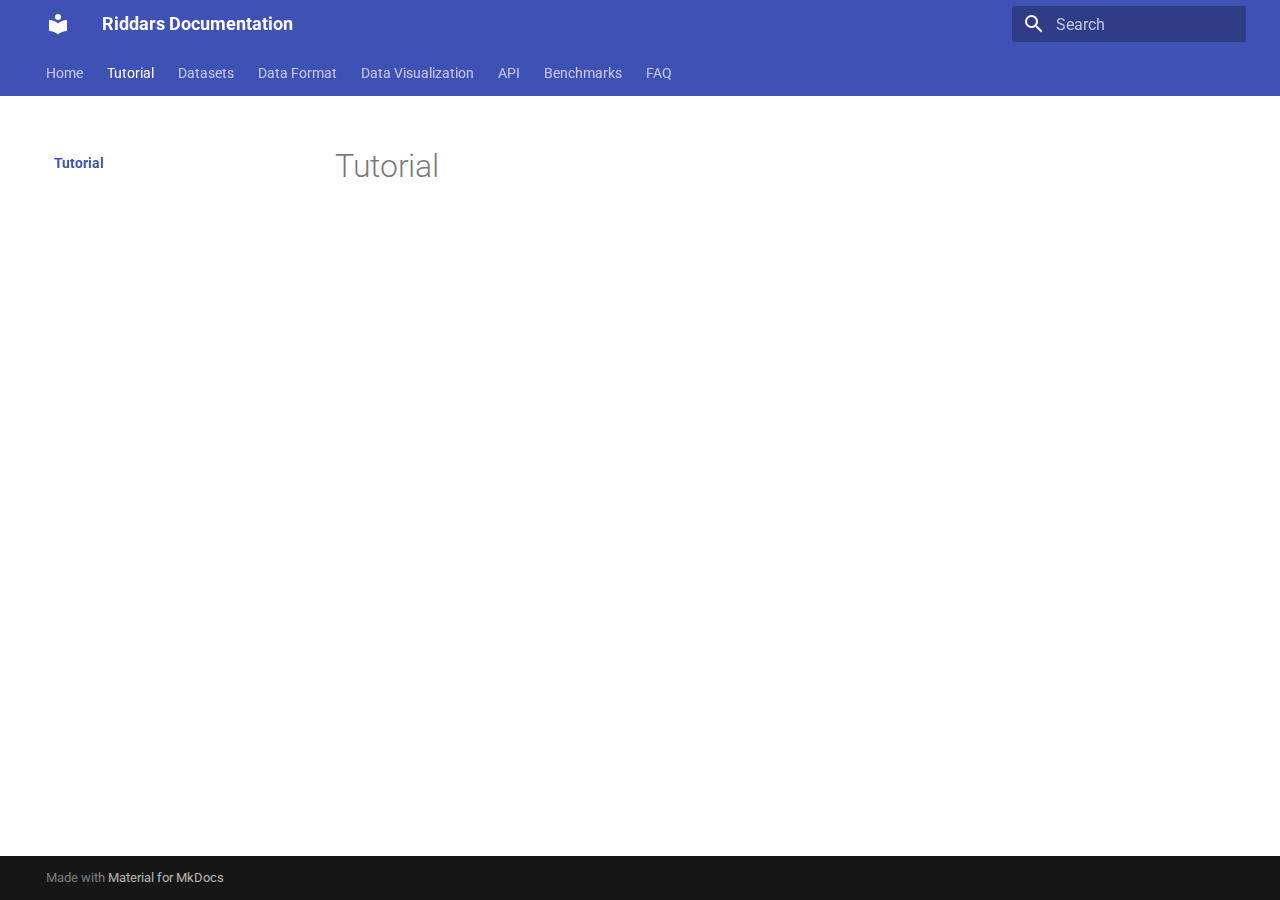
<file: tutorial/index.html>
<!doctype html>
<html lang="en" class="no-js">
  <head>
    
      <meta charset="utf-8">
      <meta name="viewport" content="width=device-width,initial-scale=1">
      
      
      
      
        <link rel="prev" href="..">
      
      
        <link rel="next" href="../datasets/">
      
      
      <link rel="icon" href="../assets/images/favicon.png">
      <meta name="generator" content="mkdocs-1.6.1, mkdocs-material-9.6.10">
    
    
      
        <title>Tutorial - Riddars Documentation</title>
      
    
    
      <link rel="stylesheet" href="../assets/stylesheets/main.4af4bdda.min.css">
      
        
        <link rel="stylesheet" href="../assets/stylesheets/palette.06af60db.min.css">
      
      


    
    
      
    
    
      
        
        
        <link rel="preconnect" href="https://fonts.gstatic.com" crossorigin>
        <link rel="stylesheet" href="https://fonts.googleapis.com/css?family=Roboto:300,300i,400,400i,700,700i%7CRoboto+Mono:400,400i,700,700i&display=fallback">
        <style>:root{--md-text-font:"Roboto";--md-code-font:"Roboto Mono"}</style>
      
    
    
      <link rel="stylesheet" href="../assets/css/custom.css">
    
    <script>__md_scope=new URL("..",location),__md_hash=e=>[...e].reduce(((e,_)=>(e<<5)-e+_.charCodeAt(0)),0),__md_get=(e,_=localStorage,t=__md_scope)=>JSON.parse(_.getItem(t.pathname+"."+e)),__md_set=(e,_,t=localStorage,a=__md_scope)=>{try{t.setItem(a.pathname+"."+e,JSON.stringify(_))}catch(e){}}</script>
    
      

    
    
    
  </head>
  
  
    
    
    
    
    
    <body dir="ltr" data-md-color-scheme="default" data-md-color-primary="indigo" data-md-color-accent="indigo">
  
    
    <input class="md-toggle" data-md-toggle="drawer" type="checkbox" id="__drawer" autocomplete="off">
    <input class="md-toggle" data-md-toggle="search" type="checkbox" id="__search" autocomplete="off">
    <label class="md-overlay" for="__drawer"></label>
    <div data-md-component="skip">
      
    </div>
    <div data-md-component="announce">
      
    </div>
    
    
      

<header class="md-header" data-md-component="header">
  <nav class="md-header__inner md-grid" aria-label="Header">
    <a href=".." title="Riddars Documentation" class="md-header__button md-logo" aria-label="Riddars Documentation" data-md-component="logo">
      
  
  <svg xmlns="http://www.w3.org/2000/svg" viewBox="0 0 24 24"><path d="M12 8a3 3 0 0 0 3-3 3 3 0 0 0-3-3 3 3 0 0 0-3 3 3 3 0 0 0 3 3m0 3.54C9.64 9.35 6.5 8 3 8v11c3.5 0 6.64 1.35 9 3.54 2.36-2.19 5.5-3.54 9-3.54V8c-3.5 0-6.64 1.35-9 3.54"/></svg>

    </a>
    <label class="md-header__button md-icon" for="__drawer">
      
      <svg xmlns="http://www.w3.org/2000/svg" viewBox="0 0 24 24"><path d="M3 6h18v2H3zm0 5h18v2H3zm0 5h18v2H3z"/></svg>
    </label>
    <div class="md-header__title" data-md-component="header-title">
      <div class="md-header__ellipsis">
        <div class="md-header__topic">
          <span class="md-ellipsis">
            Riddars Documentation
          </span>
        </div>
        <div class="md-header__topic" data-md-component="header-topic">
          <span class="md-ellipsis">
            
              Tutorial
            
          </span>
        </div>
      </div>
    </div>
    
      
    
    
    
    
      <label class="md-header__button md-icon" for="__search">
        
        <svg xmlns="http://www.w3.org/2000/svg" viewBox="0 0 24 24"><path d="M9.5 3A6.5 6.5 0 0 1 16 9.5c0 1.61-.59 3.09-1.56 4.23l.27.27h.79l5 5-1.5 1.5-5-5v-.79l-.27-.27A6.52 6.52 0 0 1 9.5 16 6.5 6.5 0 0 1 3 9.5 6.5 6.5 0 0 1 9.5 3m0 2C7 5 5 7 5 9.5S7 14 9.5 14 14 12 14 9.5 12 5 9.5 5"/></svg>
      </label>
      <div class="md-search" data-md-component="search" role="dialog">
  <label class="md-search__overlay" for="__search"></label>
  <div class="md-search__inner" role="search">
    <form class="md-search__form" name="search">
      <input type="text" class="md-search__input" name="query" aria-label="Search" placeholder="Search" autocapitalize="off" autocorrect="off" autocomplete="off" spellcheck="false" data-md-component="search-query" required>
      <label class="md-search__icon md-icon" for="__search">
        
        <svg xmlns="http://www.w3.org/2000/svg" viewBox="0 0 24 24"><path d="M9.5 3A6.5 6.5 0 0 1 16 9.5c0 1.61-.59 3.09-1.56 4.23l.27.27h.79l5 5-1.5 1.5-5-5v-.79l-.27-.27A6.52 6.52 0 0 1 9.5 16 6.5 6.5 0 0 1 3 9.5 6.5 6.5 0 0 1 9.5 3m0 2C7 5 5 7 5 9.5S7 14 9.5 14 14 12 14 9.5 12 5 9.5 5"/></svg>
        
        <svg xmlns="http://www.w3.org/2000/svg" viewBox="0 0 24 24"><path d="M20 11v2H8l5.5 5.5-1.42 1.42L4.16 12l7.92-7.92L13.5 5.5 8 11z"/></svg>
      </label>
      <nav class="md-search__options" aria-label="Search">
        
        <button type="reset" class="md-search__icon md-icon" title="Clear" aria-label="Clear" tabindex="-1">
          
          <svg xmlns="http://www.w3.org/2000/svg" viewBox="0 0 24 24"><path d="M19 6.41 17.59 5 12 10.59 6.41 5 5 6.41 10.59 12 5 17.59 6.41 19 12 13.41 17.59 19 19 17.59 13.41 12z"/></svg>
        </button>
      </nav>
      
    </form>
    <div class="md-search__output">
      <div class="md-search__scrollwrap" tabindex="0" data-md-scrollfix>
        <div class="md-search-result" data-md-component="search-result">
          <div class="md-search-result__meta">
            Initializing search
          </div>
          <ol class="md-search-result__list" role="presentation"></ol>
        </div>
      </div>
    </div>
  </div>
</div>
    
    
  </nav>
  
</header>
    
    <div class="md-container" data-md-component="container">
      
      
        
          
            
<nav class="md-tabs" aria-label="Tabs" data-md-component="tabs">
  <div class="md-grid">
    <ul class="md-tabs__list">
      
        
  
  
  
  
    <li class="md-tabs__item">
      <a href=".." class="md-tabs__link">
        
  
  
    
  
  Home

      </a>
    </li>
  

      
        
  
  
  
    
  
  
    <li class="md-tabs__item md-tabs__item--active">
      <a href="./" class="md-tabs__link">
        
  
  
    
  
  Tutorial

      </a>
    </li>
  

      
        
  
  
  
  
    <li class="md-tabs__item">
      <a href="../datasets/" class="md-tabs__link">
        
  
  
    
  
  Datasets

      </a>
    </li>
  

      
        
  
  
  
  
    <li class="md-tabs__item">
      <a href="../data-format/" class="md-tabs__link">
        
  
  
    
  
  Data Format

      </a>
    </li>
  

      
        
  
  
  
  
    <li class="md-tabs__item">
      <a href="../data-visualization/" class="md-tabs__link">
        
  
  
    
  
  Data Visualization

      </a>
    </li>
  

      
        
  
  
  
  
    <li class="md-tabs__item">
      <a href="../api/" class="md-tabs__link">
        
  
  
    
  
  API

      </a>
    </li>
  

      
        
  
  
  
  
    <li class="md-tabs__item">
      <a href="../benchmarks/" class="md-tabs__link">
        
  
  
    
  
  Benchmarks

      </a>
    </li>
  

      
        
  
  
  
  
    <li class="md-tabs__item">
      <a href="../faq/" class="md-tabs__link">
        
  
  
    
  
  FAQ

      </a>
    </li>
  

      
    </ul>
  </div>
</nav>
          
        
      
      <main class="md-main" data-md-component="main">
        <div class="md-main__inner md-grid">
          
            
              
              <div class="md-sidebar md-sidebar--primary" data-md-component="sidebar" data-md-type="navigation" >
                <div class="md-sidebar__scrollwrap">
                  <div class="md-sidebar__inner">
                    


  


  

<nav class="md-nav md-nav--primary md-nav--lifted md-nav--integrated" aria-label="Navigation" data-md-level="0">
  <label class="md-nav__title" for="__drawer">
    <a href=".." title="Riddars Documentation" class="md-nav__button md-logo" aria-label="Riddars Documentation" data-md-component="logo">
      
  
  <svg xmlns="http://www.w3.org/2000/svg" viewBox="0 0 24 24"><path d="M12 8a3 3 0 0 0 3-3 3 3 0 0 0-3-3 3 3 0 0 0-3 3 3 3 0 0 0 3 3m0 3.54C9.64 9.35 6.5 8 3 8v11c3.5 0 6.64 1.35 9 3.54 2.36-2.19 5.5-3.54 9-3.54V8c-3.5 0-6.64 1.35-9 3.54"/></svg>

    </a>
    Riddars Documentation
  </label>
  
  <ul class="md-nav__list" data-md-scrollfix>
    
      
      
  
  
  
  
    <li class="md-nav__item">
      <a href=".." class="md-nav__link">
        
  
  
  <span class="md-ellipsis">
    Home
    
  </span>
  

      </a>
    </li>
  

    
      
      
  
  
    
  
  
  
    <li class="md-nav__item md-nav__item--active">
      
      <input class="md-nav__toggle md-toggle" type="checkbox" id="__toc">
      
      
      
      <a href="./" class="md-nav__link md-nav__link--active">
        
  
  
  <span class="md-ellipsis">
    Tutorial
    
  </span>
  

      </a>
      
    </li>
  

    
      
      
  
  
  
  
    <li class="md-nav__item">
      <a href="../datasets/" class="md-nav__link">
        
  
  
  <span class="md-ellipsis">
    Datasets
    
  </span>
  

      </a>
    </li>
  

    
      
      
  
  
  
  
    <li class="md-nav__item">
      <a href="../data-format/" class="md-nav__link">
        
  
  
  <span class="md-ellipsis">
    Data Format
    
  </span>
  

      </a>
    </li>
  

    
      
      
  
  
  
  
    <li class="md-nav__item">
      <a href="../data-visualization/" class="md-nav__link">
        
  
  
  <span class="md-ellipsis">
    Data Visualization
    
  </span>
  

      </a>
    </li>
  

    
      
      
  
  
  
  
    <li class="md-nav__item">
      <a href="../api/" class="md-nav__link">
        
  
  
  <span class="md-ellipsis">
    API
    
  </span>
  

      </a>
    </li>
  

    
      
      
  
  
  
  
    <li class="md-nav__item">
      <a href="../benchmarks/" class="md-nav__link">
        
  
  
  <span class="md-ellipsis">
    Benchmarks
    
  </span>
  

      </a>
    </li>
  

    
      
      
  
  
  
  
    <li class="md-nav__item">
      <a href="../faq/" class="md-nav__link">
        
  
  
  <span class="md-ellipsis">
    FAQ
    
  </span>
  

      </a>
    </li>
  

    
  </ul>
</nav>
                  </div>
                </div>
              </div>
            
            
          
          
            <div class="md-content" data-md-component="content">
              <article class="md-content__inner md-typeset">
                
                  



  <h1>Tutorial</h1>














                
              </article>
            </div>
          
          
<script>var target=document.getElementById(location.hash.slice(1));target&&target.name&&(target.checked=target.name.startsWith("__tabbed_"))</script>
        </div>
        
      </main>
      
        <footer class="md-footer">
  
  <div class="md-footer-meta md-typeset">
    <div class="md-footer-meta__inner md-grid">
      <div class="md-copyright">
  
  
    Made with
    <a href="https://squidfunk.github.io/mkdocs-material/" target="_blank" rel="noopener">
      Material for MkDocs
    </a>
  
</div>
      
    </div>
  </div>
</footer>
      
    </div>
    <div class="md-dialog" data-md-component="dialog">
      <div class="md-dialog__inner md-typeset"></div>
    </div>
    
    
    
      
      <script id="__config" type="application/json">{"base": "..", "features": ["navigation.tabs", "navigation.sections", "toc.integrate"], "search": "../assets/javascripts/workers/search.f8cc74c7.min.js", "tags": null, "translations": {"clipboard.copied": "Copied to clipboard", "clipboard.copy": "Copy to clipboard", "search.result.more.one": "1 more on this page", "search.result.more.other": "# more on this page", "search.result.none": "No matching documents", "search.result.one": "1 matching document", "search.result.other": "# matching documents", "search.result.placeholder": "Type to start searching", "search.result.term.missing": "Missing", "select.version": "Select version"}, "version": null}</script>
    
    
      <script src="../assets/javascripts/bundle.c8b220af.min.js"></script>
      
    
  </body>
</html>
</file>
<file: assets/css/custom.css>
/* Центрирование основного контента */
.md-content {
  max-width: 900px;
  margin: 0 auto;
}

/* Стиль боковой навигации */
.md-sidebar .md-nav__link {
  margin: 4px 0;
  padding: 4px 8px;
}

.md-sidebar .md-nav__link--active {
  color: var(--md-primary-fg-color);
  font-weight: bold;
}
</file>
<file: assets/stylesheets/main.4af4bdda.min.css>
@charset "UTF-8";html{-webkit-text-size-adjust:none;-moz-text-size-adjust:none;text-size-adjust:none;box-sizing:border-box}*,:after,:before{box-sizing:inherit}@media (prefers-reduced-motion){*,:after,:before{transition:none!important}}body{margin:0}a,button,input,label{-webkit-tap-highlight-color:transparent}a{color:inherit;text-decoration:none}hr{border:0;box-sizing:initial;display:block;height:.05rem;overflow:visible;padding:0}small{font-size:80%}sub,sup{line-height:1em}img{border-style:none}table{border-collapse:initial;border-spacing:0}td,th{font-weight:400;vertical-align:top}button{background:#0000;border:0;font-family:inherit;font-size:inherit;margin:0;padding:0}input{border:0;outline:none}:root{--md-primary-fg-color:#4051b5;--md-primary-fg-color--light:#5d6cc0;--md-primary-fg-color--dark:#303fa1;--md-primary-bg-color:#fff;--md-primary-bg-color--light:#ffffffb3;--md-accent-fg-color:#526cfe;--md-accent-fg-color--transparent:#526cfe1a;--md-accent-bg-color:#fff;--md-accent-bg-color--light:#ffffffb3}[data-md-color-scheme=default]{color-scheme:light}[data-md-color-scheme=default] img[src$="#gh-dark-mode-only"],[data-md-color-scheme=default] img[src$="#only-dark"]{display:none}:root,[data-md-color-scheme=default]{--md-hue:225deg;--md-default-fg-color:#000000de;--md-default-fg-color--light:#0000008a;--md-default-fg-color--lighter:#00000052;--md-default-fg-color--lightest:#00000012;--md-default-bg-color:#fff;--md-default-bg-color--light:#ffffffb3;--md-default-bg-color--lighter:#ffffff4d;--md-default-bg-color--lightest:#ffffff1f;--md-code-fg-color:#36464e;--md-code-bg-color:#f5f5f5;--md-code-hl-color:#4287ff;--md-code-hl-color--light:#4287ff1a;--md-code-hl-number-color:#d52a2a;--md-code-hl-special-color:#db1457;--md-code-hl-function-color:#a846b9;--md-code-hl-constant-color:#6e59d9;--md-code-hl-keyword-color:#3f6ec6;--md-code-hl-string-color:#1c7d4d;--md-code-hl-name-color:var(--md-code-fg-color);--md-code-hl-operator-color:var(--md-default-fg-color--light);--md-code-hl-punctuation-color:var(--md-default-fg-color--light);--md-code-hl-comment-color:var(--md-default-fg-color--light);--md-code-hl-generic-color:var(--md-default-fg-color--light);--md-code-hl-variable-color:var(--md-default-fg-color--light);--md-typeset-color:var(--md-default-fg-color);--md-typeset-a-color:var(--md-primary-fg-color);--md-typeset-del-color:#f5503d26;--md-typeset-ins-color:#0bd57026;--md-typeset-kbd-color:#fafafa;--md-typeset-kbd-accent-color:#fff;--md-typeset-kbd-border-color:#b8b8b8;--md-typeset-mark-color:#ffff0080;--md-typeset-table-color:#0000001f;--md-typeset-table-color--light:rgba(0,0,0,.035);--md-admonition-fg-color:var(--md-default-fg-color);--md-admonition-bg-color:var(--md-default-bg-color);--md-warning-fg-color:#000000de;--md-warning-bg-color:#ff9;--md-footer-fg-color:#fff;--md-footer-fg-color--light:#ffffffb3;--md-footer-fg-color--lighter:#ffffff73;--md-footer-bg-color:#000000de;--md-footer-bg-color--dark:#00000052;--md-shadow-z1:0 0.2rem 0.5rem #0000000d,0 0 0.05rem #0000001a;--md-shadow-z2:0 0.2rem 0.5rem #0000001a,0 0 0.05rem #00000040;--md-shadow-z3:0 0.2rem 0.5rem #0003,0 0 0.05rem #00000059}.md-icon svg{fill:currentcolor;display:block;height:1.2rem;width:1.2rem}body{-webkit-font-smoothing:antialiased;-moz-osx-font-smoothing:grayscale;--md-text-font-family:var(--md-text-font,_),-apple-system,BlinkMacSystemFont,Helvetica,Arial,sans-serif;--md-code-font-family:var(--md-code-font,_),SFMono-Regular,Consolas,Menlo,monospace}aside,body,input{font-feature-settings:"kern","liga";color:var(--md-typeset-color);font-family:var(--md-text-font-family)}code,kbd,pre{font-feature-settings:"kern";font-family:var(--md-code-font-family)}:root{--md-typeset-table-sort-icon:url('data:image/svg+xml;charset=utf-8,<svg xmlns="http://www.w3.org/2000/svg" viewBox="0 0 24 24"><path d="m18 21-4-4h3V7h-3l4-4 4 4h-3v10h3M2 19v-2h10v2M2 13v-2h7v2M2 7V5h4v2z"/></svg>');--md-typeset-table-sort-icon--asc:url('data:image/svg+xml;charset=utf-8,<svg xmlns="http://www.w3.org/2000/svg" viewBox="0 0 24 24"><path d="M19 17h3l-4 4-4-4h3V3h2M2 17h10v2H2M6 5v2H2V5m0 6h7v2H2z"/></svg>');--md-typeset-table-sort-icon--desc:url('data:image/svg+xml;charset=utf-8,<svg xmlns="http://www.w3.org/2000/svg" viewBox="0 0 24 24"><path d="M19 7h3l-4-4-4 4h3v14h2M2 17h10v2H2M6 5v2H2V5m0 6h7v2H2z"/></svg>')}.md-typeset{-webkit-print-color-adjust:exact;color-adjust:exact;font-size:.8rem;line-height:1.6;overflow-wrap:break-word}@media print{.md-typeset{font-size:.68rem}}.md-typeset blockquote,.md-typeset dl,.md-typeset figure,.md-typeset ol,.md-typeset pre,.md-typeset ul{margin-bottom:1em;margin-top:1em}.md-typeset h1{color:var(--md-default-fg-color--light);font-size:2em;line-height:1.3;margin:0 0 1.25em}.md-typeset h1,.md-typeset h2{font-weight:300;letter-spacing:-.01em}.md-typeset h2{font-size:1.5625em;line-height:1.4;margin:1.6em 0 .64em}.md-typeset h3{font-size:1.25em;font-weight:400;letter-spacing:-.01em;line-height:1.5;margin:1.6em 0 .8em}.md-typeset h2+h3{margin-top:.8em}.md-typeset h4{font-weight:700;letter-spacing:-.01em;margin:1em 0}.md-typeset h5,.md-typeset h6{color:var(--md-default-fg-color--light);font-size:.8em;font-weight:700;letter-spacing:-.01em;margin:1.25em 0}.md-typeset h5{text-transform:uppercase}.md-typeset h5 code{text-transform:none}.md-typeset hr{border-bottom:.05rem solid var(--md-default-fg-color--lightest);display:flow-root;margin:1.5em 0}.md-typeset a{color:var(--md-typeset-a-color);word-break:break-word}.md-typeset a,.md-typeset a:before{transition:color 125ms}.md-typeset a:focus,.md-typeset a:hover{color:var(--md-accent-fg-color)}.md-typeset a:focus code,.md-typeset a:hover code{background-color:var(--md-accent-fg-color--transparent)}.md-typeset a code{color:currentcolor;transition:background-color 125ms}.md-typeset a.focus-visible{outline-color:var(--md-accent-fg-color);outline-offset:.2rem}.md-typeset code,.md-typeset kbd,.md-typeset pre{color:var(--md-code-fg-color);direction:ltr;font-variant-ligatures:none}@media print{.md-typeset code,.md-typeset kbd,.md-typeset pre{white-space:pre-wrap}}.md-typeset code{background-color:var(--md-code-bg-color);border-radius:.1rem;-webkit-box-decoration-break:clone;box-decoration-break:clone;font-size:.85em;padding:0 .2941176471em;word-break:break-word}.md-typeset code:not(.focus-visible){-webkit-tap-highlight-color:transparent;outline:none}.md-typeset pre{display:flow-root;line-height:1.4;position:relative}.md-typeset pre>code{-webkit-box-decoration-break:slice;box-decoration-break:slice;box-shadow:none;display:block;margin:0;outline-color:var(--md-accent-fg-color);overflow:auto;padding:.7720588235em 1.1764705882em;scrollbar-color:var(--md-default-fg-color--lighter) #0000;scrollbar-width:thin;touch-action:auto;word-break:normal}.md-typeset pre>code:hover{scrollbar-color:var(--md-accent-fg-color) #0000}.md-typeset pre>code::-webkit-scrollbar{height:.2rem;width:.2rem}.md-typeset pre>code::-webkit-scrollbar-thumb{background-color:var(--md-default-fg-color--lighter)}.md-typeset pre>code::-webkit-scrollbar-thumb:hover{background-color:var(--md-accent-fg-color)}.md-typeset kbd{background-color:var(--md-typeset-kbd-color);border-radius:.1rem;box-shadow:0 .1rem 0 .05rem var(--md-typeset-kbd-border-color),0 .1rem 0 var(--md-typeset-kbd-border-color),0 -.1rem .2rem var(--md-typeset-kbd-accent-color) inset;color:var(--md-default-fg-color);display:inline-block;font-size:.75em;padding:0 .6666666667em;vertical-align:text-top;word-break:break-word}.md-typeset mark{background-color:var(--md-typeset-mark-color);-webkit-box-decoration-break:clone;box-decoration-break:clone;color:inherit;word-break:break-word}.md-typeset abbr{border-bottom:.05rem dotted var(--md-default-fg-color--light);cursor:help;text-decoration:none}.md-typeset small{opacity:.75}[dir=ltr] .md-typeset sub,[dir=ltr] .md-typeset sup{margin-left:.078125em}[dir=rtl] .md-typeset sub,[dir=rtl] .md-typeset sup{margin-right:.078125em}[dir=ltr] .md-typeset blockquote{padding-left:.6rem}[dir=rtl] .md-typeset blockquote{padding-right:.6rem}[dir=ltr] .md-typeset blockquote{border-left:.2rem solid var(--md-default-fg-color--lighter)}[dir=rtl] .md-typeset blockquote{border-right:.2rem solid var(--md-default-fg-color--lighter)}.md-typeset blockquote{color:var(--md-default-fg-color--light);margin-left:0;margin-right:0}.md-typeset ul{list-style-type:disc}.md-typeset ul[type]{list-style-type:revert-layer}[dir=ltr] .md-typeset ol,[dir=ltr] .md-typeset ul{margin-left:.625em}[dir=rtl] .md-typeset ol,[dir=rtl] .md-typeset ul{margin-right:.625em}.md-typeset ol,.md-typeset ul{padding:0}.md-typeset ol:not([hidden]),.md-typeset ul:not([hidden]){display:flow-root}.md-typeset ol ol,.md-typeset ul ol{list-style-type:lower-alpha}.md-typeset ol ol ol,.md-typeset ul ol ol{list-style-type:lower-roman}.md-typeset ol ol ol ol,.md-typeset ul ol ol ol{list-style-type:upper-alpha}.md-typeset ol ol ol ol ol,.md-typeset ul ol ol ol ol{list-style-type:upper-roman}.md-typeset ol[type],.md-typeset ul[type]{list-style-type:revert-layer}[dir=ltr] .md-typeset ol li,[dir=ltr] .md-typeset ul li{margin-left:1.25em}[dir=rtl] .md-typeset ol li,[dir=rtl] .md-typeset ul li{margin-right:1.25em}.md-typeset ol li,.md-typeset ul li{margin-bottom:.5em}.md-typeset ol li blockquote,.md-typeset ol li p,.md-typeset ul li blockquote,.md-typeset ul li p{margin:.5em 0}.md-typeset ol li:last-child,.md-typeset ul li:last-child{margin-bottom:0}[dir=ltr] .md-typeset ol li ol,[dir=ltr] .md-typeset ol li ul,[dir=ltr] .md-typeset ul li ol,[dir=ltr] .md-typeset ul li ul{margin-left:.625em}[dir=rtl] .md-typeset ol li ol,[dir=rtl] .md-typeset ol li ul,[dir=rtl] .md-typeset ul li ol,[dir=rtl] .md-typeset ul li ul{margin-right:.625em}.md-typeset ol li ol,.md-typeset ol li ul,.md-typeset ul li ol,.md-typeset ul li ul{margin-bottom:.5em;margin-top:.5em}[dir=ltr] .md-typeset dd{margin-left:1.875em}[dir=rtl] .md-typeset dd{margin-right:1.875em}.md-typeset dd{margin-bottom:1.5em;margin-top:1em}.md-typeset img,.md-typeset svg,.md-typeset video{height:auto;max-width:100%}.md-typeset img[align=left]{margin:1em 1em 1em 0}.md-typeset img[align=right]{margin:1em 0 1em 1em}.md-typeset img[align]:only-child{margin-top:0}.md-typeset figure{display:flow-root;margin:1em auto;max-width:100%;text-align:center;width:-moz-fit-content;width:fit-content}.md-typeset figure img{display:block;margin:0 auto}.md-typeset figcaption{font-style:italic;margin:1em auto;max-width:24rem}.md-typeset iframe{max-width:100%}.md-typeset table:not([class]){background-color:var(--md-default-bg-color);border:.05rem solid var(--md-typeset-table-color);border-radius:.1rem;display:inline-block;font-size:.64rem;max-width:100%;overflow:auto;touch-action:auto}@media print{.md-typeset table:not([class]){display:table}}.md-typeset table:not([class])+*{margin-top:1.5em}.md-typeset table:not([class]) td>:first-child,.md-typeset table:not([class]) th>:first-child{margin-top:0}.md-typeset table:not([class]) td>:last-child,.md-typeset table:not([class]) th>:last-child{margin-bottom:0}.md-typeset table:not([class]) td:not([align]),.md-typeset table:not([class]) th:not([align]){text-align:left}[dir=rtl] .md-typeset table:not([class]) td:not([align]),[dir=rtl] .md-typeset table:not([class]) th:not([align]){text-align:right}.md-typeset table:not([class]) th{font-weight:700;min-width:5rem;padding:.9375em 1.25em;vertical-align:top}.md-typeset table:not([class]) td{border-top:.05rem solid var(--md-typeset-table-color);padding:.9375em 1.25em;vertical-align:top}.md-typeset table:not([class]) tbody tr{transition:background-color 125ms}.md-typeset table:not([class]) tbody tr:hover{background-color:var(--md-typeset-table-color--light);box-shadow:0 .05rem 0 var(--md-default-bg-color) inset}.md-typeset table:not([class]) a{word-break:normal}.md-typeset table th[role=columnheader]{cursor:pointer}[dir=ltr] .md-typeset table th[role=columnheader]:after{margin-left:.5em}[dir=rtl] .md-typeset table th[role=columnheader]:after{margin-right:.5em}.md-typeset table th[role=columnheader]:after{content:"";display:inline-block;height:1.2em;-webkit-mask-image:var(--md-typeset-table-sort-icon);mask-image:var(--md-typeset-table-sort-icon);-webkit-mask-repeat:no-repeat;mask-repeat:no-repeat;-webkit-mask-size:contain;mask-size:contain;transition:background-color 125ms;vertical-align:text-bottom;width:1.2em}.md-typeset table th[role=columnheader]:hover:after{background-color:var(--md-default-fg-color--lighter)}.md-typeset table th[role=columnheader][aria-sort=ascending]:after{background-color:var(--md-default-fg-color--light);-webkit-mask-image:var(--md-typeset-table-sort-icon--asc);mask-image:var(--md-typeset-table-sort-icon--asc)}.md-typeset table th[role=columnheader][aria-sort=descending]:after{background-color:var(--md-default-fg-color--light);-webkit-mask-image:var(--md-typeset-table-sort-icon--desc);mask-image:var(--md-typeset-table-sort-icon--desc)}.md-typeset__scrollwrap{margin:1em -.8rem;overflow-x:auto;touch-action:auto}.md-typeset__table{display:inline-block;margin-bottom:.5em;padding:0 .8rem}@media print{.md-typeset__table{display:block}}html .md-typeset__table table{display:table;margin:0;overflow:hidden;width:100%}@media screen and (max-width:44.984375em){.md-content__inner>pre{margin:1em -.8rem}.md-content__inner>pre code{border-radius:0}}.md-typeset .md-author{border-radius:100%;display:block;flex-shrink:0;height:1.6rem;overflow:hidden;position:relative;transition:color 125ms,transform 125ms;width:1.6rem}.md-typeset .md-author img{display:block}.md-typeset .md-author--more{background:var(--md-default-fg-color--lightest);color:var(--md-default-fg-color--lighter);font-size:.6rem;font-weight:700;line-height:1.6rem;text-align:center}.md-typeset .md-author--long{height:2.4rem;width:2.4rem}.md-typeset a.md-author{transform:scale(1)}.md-typeset a.md-author img{border-radius:100%;filter:grayscale(100%) opacity(75%);transition:filter 125ms}.md-typeset a.md-author:focus,.md-typeset a.md-author:hover{transform:scale(1.1);z-index:1}.md-typeset a.md-author:focus img,.md-typeset a.md-author:hover img{filter:grayscale(0)}.md-banner{background-color:var(--md-footer-bg-color);color:var(--md-footer-fg-color);overflow:auto}@media print{.md-banner{display:none}}.md-banner--warning{background-color:var(--md-warning-bg-color);color:var(--md-warning-fg-color)}.md-banner__inner{font-size:.7rem;margin:.6rem auto;padding:0 .8rem}[dir=ltr] .md-banner__button{float:right}[dir=rtl] .md-banner__button{float:left}.md-banner__button{color:inherit;cursor:pointer;transition:opacity .25s}.no-js .md-banner__button{display:none}.md-banner__button:hover{opacity:.7}html{font-size:125%;height:100%;overflow-x:hidden}@media screen and (min-width:100em){html{font-size:137.5%}}@media screen and (min-width:125em){html{font-size:150%}}body{background-color:var(--md-default-bg-color);display:flex;flex-direction:column;font-size:.5rem;min-height:100%;position:relative;width:100%}@media print{body{display:block}}@media screen and (max-width:59.984375em){body[data-md-scrolllock]{position:fixed}}.md-grid{margin-left:auto;margin-right:auto;max-width:61rem}.md-container{display:flex;flex-direction:column;flex-grow:1}@media print{.md-container{display:block}}.md-main{flex-grow:1}.md-main__inner{display:flex;height:100%;margin-top:1.5rem}.md-ellipsis{overflow:hidden;text-overflow:ellipsis}.md-toggle{display:none}.md-option{height:0;opacity:0;position:absolute;width:0}.md-option:checked+label:not([hidden]){display:block}.md-option.focus-visible+label{outline-color:var(--md-accent-fg-color);outline-style:auto}.md-skip{background-color:var(--md-default-fg-color);border-radius:.1rem;color:var(--md-default-bg-color);font-size:.64rem;margin:.5rem;opacity:0;outline-color:var(--md-accent-fg-color);padding:.3rem .5rem;position:fixed;transform:translateY(.4rem);z-index:-1}.md-skip:focus{opacity:1;transform:translateY(0);transition:transform .25s cubic-bezier(.4,0,.2,1),opacity 175ms 75ms;z-index:10}@page{margin:25mm}:root{--md-clipboard-icon:url('data:image/svg+xml;charset=utf-8,<svg xmlns="http://www.w3.org/2000/svg" viewBox="0 0 24 24"><path d="M19 21H8V7h11m0-2H8a2 2 0 0 0-2 2v14a2 2 0 0 0 2 2h11a2 2 0 0 0 2-2V7a2 2 0 0 0-2-2m-3-4H4a2 2 0 0 0-2 2v14h2V3h12z"/></svg>')}.md-clipboard{border-radius:.1rem;color:var(--md-default-fg-color--lightest);cursor:pointer;height:1.5em;outline-color:var(--md-accent-fg-color);outline-offset:.1rem;position:absolute;right:.5em;top:.5em;transition:color .25s;width:1.5em;z-index:1}@media print{.md-clipboard{display:none}}.md-clipboard:not(.focus-visible){-webkit-tap-highlight-color:transparent;outline:none}:hover>.md-clipboard{color:var(--md-default-fg-color--light)}.md-clipboard:focus,.md-clipboard:hover{color:var(--md-accent-fg-color)}.md-clipboard:after{background-color:currentcolor;content:"";display:block;height:1.125em;margin:0 auto;-webkit-mask-image:var(--md-clipboard-icon);mask-image:var(--md-clipboard-icon);-webkit-mask-position:center;mask-position:center;-webkit-mask-repeat:no-repeat;mask-repeat:no-repeat;-webkit-mask-size:contain;mask-size:contain;width:1.125em}.md-clipboard--inline{cursor:pointer}.md-clipboard--inline code{transition:color .25s,background-color .25s}.md-clipboard--inline:focus code,.md-clipboard--inline:hover code{background-color:var(--md-accent-fg-color--transparent);color:var(--md-accent-fg-color)}.md-typeset .md-code__content{display:grid}@keyframes consent{0%{opacity:0;transform:translateY(100%)}to{opacity:1;transform:translateY(0)}}@keyframes overlay{0%{opacity:0}to{opacity:1}}.md-consent__overlay{animation:overlay .25s both;-webkit-backdrop-filter:blur(.1rem);backdrop-filter:blur(.1rem);background-color:#0000008a;height:100%;opacity:1;position:fixed;top:0;width:100%;z-index:5}.md-consent__inner{animation:consent .5s cubic-bezier(.1,.7,.1,1) both;background-color:var(--md-default-bg-color);border:0;border-radius:.1rem;bottom:0;box-shadow:0 0 .2rem #0000001a,0 .2rem .4rem #0003;max-height:100%;overflow:auto;padding:0;position:fixed;width:100%;z-index:5}.md-consent__form{padding:.8rem}.md-consent__settings{display:none;margin:1em 0}input:checked+.md-consent__settings{display:block}.md-consent__controls{margin-bottom:.8rem}.md-typeset .md-consent__controls .md-button{display:inline}@media screen and (max-width:44.984375em){.md-typeset .md-consent__controls .md-button{display:block;margin-top:.4rem;text-align:center;width:100%}}.md-consent label{cursor:pointer}.md-content{flex-grow:1;min-width:0}.md-content__inner{margin:0 .8rem 1.2rem;padding-top:.6rem}@media screen and (min-width:76.25em){[dir=ltr] .md-sidebar--primary:not([hidden])~.md-content>.md-content__inner{margin-left:1.2rem}[dir=ltr] .md-sidebar--secondary:not([hidden])~.md-content>.md-content__inner,[dir=rtl] .md-sidebar--primary:not([hidden])~.md-content>.md-content__inner{margin-right:1.2rem}[dir=rtl] .md-sidebar--secondary:not([hidden])~.md-content>.md-content__inner{margin-left:1.2rem}}.md-content__inner:before{content:"";display:block;height:.4rem}.md-content__inner>:last-child{margin-bottom:0}[dir=ltr] .md-content__button{float:right}[dir=rtl] .md-content__button{float:left}[dir=ltr] .md-content__button{margin-left:.4rem}[dir=rtl] .md-content__button{margin-right:.4rem}.md-content__button{margin:.4rem 0;padding:0}@media print{.md-content__button{display:none}}.md-typeset .md-content__button{color:var(--md-default-fg-color--lighter)}.md-content__button svg{display:inline;vertical-align:top}[dir=rtl] .md-content__button svg{transform:scaleX(-1)}[dir=ltr] .md-dialog{right:.8rem}[dir=rtl] .md-dialog{left:.8rem}.md-dialog{background-color:var(--md-default-fg-color);border-radius:.1rem;bottom:.8rem;box-shadow:var(--md-shadow-z3);min-width:11.1rem;opacity:0;padding:.4rem .6rem;pointer-events:none;position:fixed;transform:translateY(100%);transition:transform 0ms .4s,opacity .4s;z-index:4}@media print{.md-dialog{display:none}}.md-dialog--active{opacity:1;pointer-events:auto;transform:translateY(0);transition:transform .4s cubic-bezier(.075,.85,.175,1),opacity .4s}.md-dialog__inner{color:var(--md-default-bg-color);font-size:.7rem}.md-feedback{margin:2em 0 1em;text-align:center}.md-feedback fieldset{border:none;margin:0;padding:0}.md-feedback__title{font-weight:700;margin:1em auto}.md-feedback__inner{position:relative}.md-feedback__list{display:flex;flex-wrap:wrap;place-content:baseline center;position:relative}.md-feedback__list:hover .md-icon:not(:disabled){color:var(--md-default-fg-color--lighter)}:disabled .md-feedback__list{min-height:1.8rem}.md-feedback__icon{color:var(--md-default-fg-color--light);cursor:pointer;flex-shrink:0;margin:0 .1rem;transition:color 125ms}.md-feedback__icon:not(:disabled).md-icon:hover{color:var(--md-accent-fg-color)}.md-feedback__icon:disabled{color:var(--md-default-fg-color--lightest);pointer-events:none}.md-feedback__note{opacity:0;position:relative;transform:translateY(.4rem);transition:transform .4s cubic-bezier(.1,.7,.1,1),opacity .15s}.md-feedback__note>*{margin:0 auto;max-width:16rem}:disabled .md-feedback__note{opacity:1;transform:translateY(0)}@media print{.md-feedback{display:none}}.md-footer{background-color:var(--md-footer-bg-color);color:var(--md-footer-fg-color)}@media print{.md-footer{display:none}}.md-footer__inner{justify-content:space-between;overflow:auto;padding:.2rem}.md-footer__inner:not([hidden]){display:flex}.md-footer__link{align-items:end;display:flex;flex-grow:0.01;margin-bottom:.4rem;margin-top:1rem;max-width:100%;outline-color:var(--md-accent-fg-color);overflow:hidden;transition:opacity .25s}.md-footer__link:focus,.md-footer__link:hover{opacity:.7}[dir=rtl] .md-footer__link svg{transform:scaleX(-1)}@media screen and (max-width:44.984375em){.md-footer__link--prev{flex-shrink:0}.md-footer__link--prev .md-footer__title{display:none}}[dir=ltr] .md-footer__link--next{margin-left:auto}[dir=rtl] .md-footer__link--next{margin-right:auto}.md-footer__link--next{text-align:right}[dir=rtl] .md-footer__link--next{text-align:left}.md-footer__title{flex-grow:1;font-size:.9rem;margin-bottom:.7rem;max-width:calc(100% - 2.4rem);padding:0 1rem;white-space:nowrap}.md-footer__button{margin:.2rem;padding:.4rem}.md-footer__direction{font-size:.64rem;opacity:.7}.md-footer-meta{background-color:var(--md-footer-bg-color--dark)}.md-footer-meta__inner{display:flex;flex-wrap:wrap;justify-content:space-between;padding:.2rem}html .md-footer-meta.md-typeset a{color:var(--md-footer-fg-color--light)}html .md-footer-meta.md-typeset a:focus,html .md-footer-meta.md-typeset a:hover{color:var(--md-footer-fg-color)}.md-copyright{color:var(--md-footer-fg-color--lighter);font-size:.64rem;margin:auto .6rem;padding:.4rem 0;width:100%}@media screen and (min-width:45em){.md-copyright{width:auto}}.md-copyright__highlight{color:var(--md-footer-fg-color--light)}.md-social{display:inline-flex;gap:.2rem;margin:0 .4rem;padding:.2rem 0 .6rem}@media screen and (min-width:45em){.md-social{padding:.6rem 0}}.md-social__link{display:inline-block;height:1.6rem;text-align:center;width:1.6rem}.md-social__link:before{line-height:1.9}.md-social__link svg{fill:currentcolor;max-height:.8rem;vertical-align:-25%}.md-typeset .md-button{border:.1rem solid;border-radius:.1rem;color:var(--md-primary-fg-color);cursor:pointer;display:inline-block;font-weight:700;padding:.625em 2em;transition:color 125ms,background-color 125ms,border-color 125ms}.md-typeset .md-button--primary{background-color:var(--md-primary-fg-color);border-color:var(--md-primary-fg-color);color:var(--md-primary-bg-color)}.md-typeset .md-button:focus,.md-typeset .md-button:hover{background-color:var(--md-accent-fg-color);border-color:var(--md-accent-fg-color);color:var(--md-accent-bg-color)}[dir=ltr] .md-typeset .md-input{border-top-left-radius:.1rem}[dir=ltr] .md-typeset .md-input,[dir=rtl] .md-typeset .md-input{border-top-right-radius:.1rem}[dir=rtl] .md-typeset .md-input{border-top-left-radius:.1rem}.md-typeset .md-input{border-bottom:.1rem solid var(--md-default-fg-color--lighter);box-shadow:var(--md-shadow-z1);font-size:.8rem;height:1.8rem;padding:0 .6rem;transition:border .25s,box-shadow .25s}.md-typeset .md-input:focus,.md-typeset .md-input:hover{border-bottom-color:var(--md-accent-fg-color);box-shadow:var(--md-shadow-z2)}.md-typeset .md-input--stretch{width:100%}.md-header{background-color:var(--md-primary-fg-color);box-shadow:0 0 .2rem #0000,0 .2rem .4rem #0000;color:var(--md-primary-bg-color);display:block;left:0;position:sticky;right:0;top:0;z-index:4}@media print{.md-header{display:none}}.md-header[hidden]{transform:translateY(-100%);transition:transform .25s cubic-bezier(.8,0,.6,1),box-shadow .25s}.md-header--shadow{box-shadow:0 0 .2rem #0000001a,0 .2rem .4rem #0003;transition:transform .25s cubic-bezier(.1,.7,.1,1),box-shadow .25s}.md-header__inner{align-items:center;display:flex;padding:0 .2rem}.md-header__button{color:currentcolor;cursor:pointer;margin:.2rem;outline-color:var(--md-accent-fg-color);padding:.4rem;position:relative;transition:opacity .25s;vertical-align:middle;z-index:1}.md-header__button:hover{opacity:.7}.md-header__button:not([hidden]){display:inline-block}.md-header__button:not(.focus-visible){-webkit-tap-highlight-color:transparent;outline:none}.md-header__button.md-logo{margin:.2rem;padding:.4rem}@media screen and (max-width:76.234375em){.md-header__button.md-logo{display:none}}.md-header__button.md-logo img,.md-header__button.md-logo svg{fill:currentcolor;display:block;height:1.2rem;width:auto}@media screen and (min-width:60em){.md-header__button[for=__search]{display:none}}.no-js .md-header__button[for=__search]{display:none}[dir=rtl] .md-header__button[for=__search] svg{transform:scaleX(-1)}@media screen and (min-width:76.25em){.md-header__button[for=__drawer]{display:none}}.md-header__topic{display:flex;max-width:100%;position:absolute;transition:transform .4s cubic-bezier(.1,.7,.1,1),opacity .15s;white-space:nowrap}.md-header__topic+.md-header__topic{opacity:0;pointer-events:none;transform:translateX(1.25rem);transition:transform .4s cubic-bezier(1,.7,.1,.1),opacity .15s;z-index:-1}[dir=rtl] .md-header__topic+.md-header__topic{transform:translateX(-1.25rem)}.md-header__topic:first-child{font-weight:700}[dir=ltr] .md-header__title{margin-left:1rem;margin-right:.4rem}[dir=rtl] .md-header__title{margin-left:.4rem;margin-right:1rem}.md-header__title{flex-grow:1;font-size:.9rem;height:2.4rem;line-height:2.4rem}.md-header__title--active .md-header__topic{opacity:0;pointer-events:none;transform:translateX(-1.25rem);transition:transform .4s cubic-bezier(1,.7,.1,.1),opacity .15s;z-index:-1}[dir=rtl] .md-header__title--active .md-header__topic{transform:translateX(1.25rem)}.md-header__title--active .md-header__topic+.md-header__topic{opacity:1;pointer-events:auto;transform:translateX(0);transition:transform .4s cubic-bezier(.1,.7,.1,1),opacity .15s;z-index:0}.md-header__title>.md-header__ellipsis{height:100%;position:relative;width:100%}.md-header__option{display:flex;flex-shrink:0;max-width:100%;transition:max-width 0ms .25s,opacity .25s .25s;white-space:nowrap}[data-md-toggle=search]:checked~.md-header .md-header__option{max-width:0;opacity:0;transition:max-width 0ms,opacity 0ms}.md-header__option>input{bottom:0}.md-header__source{display:none}@media screen and (min-width:60em){[dir=ltr] .md-header__source{margin-left:1rem}[dir=rtl] .md-header__source{margin-right:1rem}.md-header__source{display:block;max-width:11.7rem;width:11.7rem}}@media screen and (min-width:76.25em){[dir=ltr] .md-header__source{margin-left:1.4rem}[dir=rtl] .md-header__source{margin-right:1.4rem}}.md-meta{color:var(--md-default-fg-color--light);font-size:.7rem;line-height:1.3}.md-meta__list{display:inline-flex;flex-wrap:wrap;list-style:none;margin:0;padding:0}.md-meta__item:not(:last-child):after{content:"·";margin-left:.2rem;margin-right:.2rem}.md-meta__link{color:var(--md-typeset-a-color)}.md-meta__link:focus,.md-meta__link:hover{color:var(--md-accent-fg-color)}.md-draft{background-color:#ff1744;border-radius:.125em;color:#fff;display:inline-block;font-weight:700;padding-left:.5714285714em;padding-right:.5714285714em}:root{--md-nav-icon--prev:url('data:image/svg+xml;charset=utf-8,<svg xmlns="http://www.w3.org/2000/svg" viewBox="0 0 24 24"><path d="M20 11v2H8l5.5 5.5-1.42 1.42L4.16 12l7.92-7.92L13.5 5.5 8 11z"/></svg>');--md-nav-icon--next:url('data:image/svg+xml;charset=utf-8,<svg xmlns="http://www.w3.org/2000/svg" viewBox="0 0 24 24"><path d="M8.59 16.58 13.17 12 8.59 7.41 10 6l6 6-6 6z"/></svg>');--md-toc-icon:url('data:image/svg+xml;charset=utf-8,<svg xmlns="http://www.w3.org/2000/svg" viewBox="0 0 24 24"><path d="M3 9h14V7H3zm0 4h14v-2H3zm0 4h14v-2H3zm16 0h2v-2h-2zm0-10v2h2V7zm0 6h2v-2h-2z"/></svg>')}.md-nav{font-size:.7rem;line-height:1.3}.md-nav__title{color:var(--md-default-fg-color--light);display:block;font-weight:700;overflow:hidden;padding:0 .6rem;text-overflow:ellipsis}.md-nav__title .md-nav__button{display:none}.md-nav__title .md-nav__button img{height:100%;width:auto}.md-nav__title .md-nav__button.md-logo img,.md-nav__title .md-nav__button.md-logo svg{fill:currentcolor;display:block;height:2.4rem;max-width:100%;object-fit:contain;width:auto}.md-nav__list{list-style:none;margin:0;padding:0}.md-nav__link{align-items:flex-start;display:flex;gap:.4rem;margin-top:.625em;scroll-snap-align:start;transition:color 125ms}.md-nav__link--passed{color:var(--md-default-fg-color--light)}.md-nav__item .md-nav__link--active,.md-nav__item .md-nav__link--active code{color:var(--md-typeset-a-color)}.md-nav__link .md-ellipsis{position:relative}[dir=ltr] .md-nav__link .md-icon:last-child{margin-left:auto}[dir=rtl] .md-nav__link .md-icon:last-child{margin-right:auto}.md-nav__link svg{fill:currentcolor;flex-shrink:0;height:1.3em;position:relative}.md-nav__link[for]:focus,.md-nav__link[for]:hover,.md-nav__link[href]:focus,.md-nav__link[href]:hover{color:var(--md-accent-fg-color);cursor:pointer}.md-nav__link.focus-visible{outline-color:var(--md-accent-fg-color);outline-offset:.2rem}.md-nav--primary .md-nav__link[for=__toc]{display:none}.md-nav--primary .md-nav__link[for=__toc] .md-icon:after{background-color:currentcolor;display:block;height:100%;-webkit-mask-image:var(--md-toc-icon);mask-image:var(--md-toc-icon);width:100%}.md-nav--primary .md-nav__link[for=__toc]~.md-nav{display:none}.md-nav__container>.md-nav__link{margin-top:0}.md-nav__container>.md-nav__link:first-child{flex-grow:1;min-width:0}.md-nav__icon{flex-shrink:0}.md-nav__source{display:none}@media screen and (max-width:76.234375em){.md-nav--primary,.md-nav--primary .md-nav{background-color:var(--md-default-bg-color);display:flex;flex-direction:column;height:100%;left:0;position:absolute;right:0;top:0;z-index:1}.md-nav--primary .md-nav__item,.md-nav--primary .md-nav__title{font-size:.8rem;line-height:1.5}.md-nav--primary .md-nav__title{background-color:var(--md-default-fg-color--lightest);color:var(--md-default-fg-color--light);cursor:pointer;height:5.6rem;line-height:2.4rem;padding:3rem .8rem .2rem;position:relative;white-space:nowrap}[dir=ltr] .md-nav--primary .md-nav__title .md-nav__icon{left:.4rem}[dir=rtl] .md-nav--primary .md-nav__title .md-nav__icon{right:.4rem}.md-nav--primary .md-nav__title .md-nav__icon{display:block;height:1.2rem;margin:.2rem;position:absolute;top:.4rem;width:1.2rem}.md-nav--primary .md-nav__title .md-nav__icon:after{background-color:currentcolor;content:"";display:block;height:100%;-webkit-mask-image:var(--md-nav-icon--prev);mask-image:var(--md-nav-icon--prev);-webkit-mask-position:center;mask-position:center;-webkit-mask-repeat:no-repeat;mask-repeat:no-repeat;-webkit-mask-size:contain;mask-size:contain;width:100%}.md-nav--primary .md-nav__title~.md-nav__list{background-color:var(--md-default-bg-color);box-shadow:0 .05rem 0 var(--md-default-fg-color--lightest) inset;overflow-y:auto;scroll-snap-type:y mandatory;touch-action:pan-y}.md-nav--primary .md-nav__title~.md-nav__list>:first-child{border-top:0}.md-nav--primary .md-nav__title[for=__drawer]{background-color:var(--md-primary-fg-color);color:var(--md-primary-bg-color);font-weight:700}.md-nav--primary .md-nav__title .md-logo{display:block;left:.2rem;margin:.2rem;padding:.4rem;position:absolute;right:.2rem;top:.2rem}.md-nav--primary .md-nav__list{flex:1}.md-nav--primary .md-nav__item{border-top:.05rem solid var(--md-default-fg-color--lightest)}.md-nav--primary .md-nav__item--active>.md-nav__link{color:var(--md-typeset-a-color)}.md-nav--primary .md-nav__item--active>.md-nav__link:focus,.md-nav--primary .md-nav__item--active>.md-nav__link:hover{color:var(--md-accent-fg-color)}.md-nav--primary .md-nav__link{margin-top:0;padding:.6rem .8rem}.md-nav--primary .md-nav__link svg{margin-top:.1em}.md-nav--primary .md-nav__link>.md-nav__link{padding:0}[dir=ltr] .md-nav--primary .md-nav__link .md-nav__icon{margin-right:-.2rem}[dir=rtl] .md-nav--primary .md-nav__link .md-nav__icon{margin-left:-.2rem}.md-nav--primary .md-nav__link .md-nav__icon{font-size:1.2rem;height:1.2rem;width:1.2rem}.md-nav--primary .md-nav__link .md-nav__icon:after{background-color:currentcolor;content:"";display:block;height:100%;-webkit-mask-image:var(--md-nav-icon--next);mask-image:var(--md-nav-icon--next);-webkit-mask-position:center;mask-position:center;-webkit-mask-repeat:no-repeat;mask-repeat:no-repeat;-webkit-mask-size:contain;mask-size:contain;width:100%}[dir=rtl] .md-nav--primary .md-nav__icon:after{transform:scale(-1)}.md-nav--primary .md-nav--secondary .md-nav{background-color:initial;position:static}[dir=ltr] .md-nav--primary .md-nav--secondary .md-nav .md-nav__link{padding-left:1.4rem}[dir=rtl] .md-nav--primary .md-nav--secondary .md-nav .md-nav__link{padding-right:1.4rem}[dir=ltr] .md-nav--primary .md-nav--secondary .md-nav .md-nav .md-nav__link{padding-left:2rem}[dir=rtl] .md-nav--primary .md-nav--secondary .md-nav .md-nav .md-nav__link{padding-right:2rem}[dir=ltr] .md-nav--primary .md-nav--secondary .md-nav .md-nav .md-nav .md-nav__link{padding-left:2.6rem}[dir=rtl] .md-nav--primary .md-nav--secondary .md-nav .md-nav .md-nav .md-nav__link{padding-right:2.6rem}[dir=ltr] .md-nav--primary .md-nav--secondary .md-nav .md-nav .md-nav .md-nav .md-nav__link{padding-left:3.2rem}[dir=rtl] .md-nav--primary .md-nav--secondary .md-nav .md-nav .md-nav .md-nav .md-nav__link{padding-right:3.2rem}.md-nav--secondary{background-color:initial}.md-nav__toggle~.md-nav{display:flex;opacity:0;transform:translateX(100%);transition:transform .25s cubic-bezier(.8,0,.6,1),opacity 125ms 50ms}[dir=rtl] .md-nav__toggle~.md-nav{transform:translateX(-100%)}.md-nav__toggle:checked~.md-nav{opacity:1;transform:translateX(0);transition:transform .25s cubic-bezier(.4,0,.2,1),opacity 125ms 125ms}.md-nav__toggle:checked~.md-nav>.md-nav__list{-webkit-backface-visibility:hidden;backface-visibility:hidden}}@media screen and (max-width:59.984375em){.md-nav--primary .md-nav__link[for=__toc]{display:flex}.md-nav--primary .md-nav__link[for=__toc] .md-icon:after{content:""}.md-nav--primary .md-nav__link[for=__toc]+.md-nav__link{display:none}.md-nav--primary .md-nav__link[for=__toc]~.md-nav{display:flex}.md-nav__source{background-color:var(--md-primary-fg-color--dark);color:var(--md-primary-bg-color);display:block;padding:0 .2rem}}@media screen and (min-width:60em) and (max-width:76.234375em){.md-nav--integrated .md-nav__link[for=__toc]{display:flex}.md-nav--integrated .md-nav__link[for=__toc] .md-icon:after{content:""}.md-nav--integrated .md-nav__link[for=__toc]+.md-nav__link{display:none}.md-nav--integrated .md-nav__link[for=__toc]~.md-nav{display:flex}}@media screen and (min-width:60em){.md-nav{margin-bottom:-.4rem}.md-nav--secondary .md-nav__title{background:var(--md-default-bg-color);box-shadow:0 0 .4rem .4rem var(--md-default-bg-color);position:sticky;top:0;z-index:1}.md-nav--secondary .md-nav__title[for=__toc]{scroll-snap-align:start}.md-nav--secondary .md-nav__title .md-nav__icon{display:none}[dir=ltr] .md-nav--secondary .md-nav__list{padding-left:.6rem}[dir=rtl] .md-nav--secondary .md-nav__list{padding-right:.6rem}.md-nav--secondary .md-nav__list{padding-bottom:.4rem}[dir=ltr] .md-nav--secondary .md-nav__item>.md-nav__link{margin-right:.4rem}[dir=rtl] .md-nav--secondary .md-nav__item>.md-nav__link{margin-left:.4rem}}@media screen and (min-width:76.25em){.md-nav{margin-bottom:-.4rem;transition:max-height .25s cubic-bezier(.86,0,.07,1)}.md-nav--primary .md-nav__title{background:var(--md-default-bg-color);box-shadow:0 0 .4rem .4rem var(--md-default-bg-color);position:sticky;top:0;z-index:1}.md-nav--primary .md-nav__title[for=__drawer]{scroll-snap-align:start}.md-nav--primary .md-nav__title .md-nav__icon{display:none}[dir=ltr] .md-nav--primary .md-nav__list{padding-left:.6rem}[dir=rtl] .md-nav--primary .md-nav__list{padding-right:.6rem}.md-nav--primary .md-nav__list{padding-bottom:.4rem}[dir=ltr] .md-nav--primary .md-nav__item>.md-nav__link{margin-right:.4rem}[dir=rtl] .md-nav--primary .md-nav__item>.md-nav__link{margin-left:.4rem}.md-nav__toggle~.md-nav{display:grid;grid-template-rows:minmax(.4rem,0fr);opacity:0;transition:grid-template-rows .25s cubic-bezier(.86,0,.07,1),opacity .25s,visibility 0ms .25s;visibility:collapse}.md-nav__toggle~.md-nav>.md-nav__list{overflow:hidden}.md-nav__toggle.md-toggle--indeterminate~.md-nav,.md-nav__toggle:checked~.md-nav{grid-template-rows:minmax(.4rem,1fr);opacity:1;transition:grid-template-rows .25s cubic-bezier(.86,0,.07,1),opacity .15s .1s,visibility 0ms;visibility:visible}.md-nav__toggle.md-toggle--indeterminate~.md-nav{transition:none}.md-nav__item--nested>.md-nav>.md-nav__title{display:none}.md-nav__item--section{display:block;margin:1.25em 0}.md-nav__item--section:last-child{margin-bottom:0}.md-nav__item--section>.md-nav__link{font-weight:700}.md-nav__item--section>.md-nav__link[for]{color:var(--md-default-fg-color--light)}.md-nav__item--section>.md-nav__link:not(.md-nav__container){pointer-events:none}.md-nav__item--section>.md-nav__link .md-icon,.md-nav__item--section>.md-nav__link>[for]{display:none}[dir=ltr] .md-nav__item--section>.md-nav{margin-left:-.6rem}[dir=rtl] .md-nav__item--section>.md-nav{margin-right:-.6rem}.md-nav__item--section>.md-nav{display:block;opacity:1;visibility:visible}.md-nav__item--section>.md-nav>.md-nav__list>.md-nav__item{padding:0}.md-nav__icon{border-radius:100%;height:.9rem;transition:background-color .25s;width:.9rem}.md-nav__icon:hover{background-color:var(--md-accent-fg-color--transparent)}.md-nav__icon:after{background-color:currentcolor;border-radius:100%;content:"";display:inline-block;height:100%;-webkit-mask-image:var(--md-nav-icon--next);mask-image:var(--md-nav-icon--next);-webkit-mask-position:center;mask-position:center;-webkit-mask-repeat:no-repeat;mask-repeat:no-repeat;-webkit-mask-size:contain;mask-size:contain;transition:transform .25s;vertical-align:-.1rem;width:100%}[dir=rtl] .md-nav__icon:after{transform:rotate(180deg)}.md-nav__item--nested .md-nav__toggle:checked~.md-nav__link .md-nav__icon:after,.md-nav__item--nested .md-toggle--indeterminate~.md-nav__link .md-nav__icon:after{transform:rotate(90deg)}.md-nav--lifted>.md-nav__list>.md-nav__item,.md-nav--lifted>.md-nav__title{display:none}.md-nav--lifted>.md-nav__list>.md-nav__item--active{display:block}.md-nav--lifted>.md-nav__list>.md-nav__item--active>.md-nav__link{background:var(--md-default-bg-color);box-shadow:0 0 .4rem .4rem var(--md-default-bg-color);margin-top:0;position:sticky;top:0;z-index:1}.md-nav--lifted>.md-nav__list>.md-nav__item--active>.md-nav__link:not(.md-nav__container){pointer-events:none}.md-nav--lifted>.md-nav__list>.md-nav__item--active.md-nav__item--section{margin:0}[dir=ltr] .md-nav--lifted>.md-nav__list>.md-nav__item>.md-nav:not(.md-nav--secondary){margin-left:-.6rem}[dir=rtl] .md-nav--lifted>.md-nav__list>.md-nav__item>.md-nav:not(.md-nav--secondary){margin-right:-.6rem}.md-nav--lifted>.md-nav__list>.md-nav__item>[for]{color:var(--md-default-fg-color--light)}.md-nav--lifted .md-nav[data-md-level="1"]{grid-template-rows:minmax(.4rem,1fr);opacity:1;visibility:visible}[dir=ltr] .md-nav--integrated>.md-nav__list>.md-nav__item--active .md-nav--secondary{border-left:.05rem solid var(--md-primary-fg-color)}[dir=rtl] .md-nav--integrated>.md-nav__list>.md-nav__item--active .md-nav--secondary{border-right:.05rem solid var(--md-primary-fg-color)}.md-nav--integrated>.md-nav__list>.md-nav__item--active .md-nav--secondary{display:block;margin-bottom:1.25em;opacity:1;visibility:visible}.md-nav--integrated>.md-nav__list>.md-nav__item--active .md-nav--secondary>.md-nav__list{overflow:visible;padding-bottom:0}.md-nav--integrated>.md-nav__list>.md-nav__item--active .md-nav--secondary>.md-nav__title{display:none}}.md-pagination{font-size:.8rem;font-weight:700;gap:.4rem}.md-pagination,.md-pagination>*{align-items:center;display:flex;justify-content:center}.md-pagination>*{border-radius:.2rem;height:1.8rem;min-width:1.8rem;text-align:center}.md-pagination__current{background-color:var(--md-default-fg-color--lightest);color:var(--md-default-fg-color--light)}.md-pagination__link{transition:color 125ms,background-color 125ms}.md-pagination__link:focus,.md-pagination__link:hover{background-color:var(--md-accent-fg-color--transparent);color:var(--md-accent-fg-color)}.md-pagination__link:focus svg,.md-pagination__link:hover svg{color:var(--md-accent-fg-color)}.md-pagination__link.focus-visible{outline-color:var(--md-accent-fg-color);outline-offset:.2rem}.md-pagination__link svg{fill:currentcolor;color:var(--md-default-fg-color--lighter);display:block;max-height:100%;width:1.2rem}.md-post__back{border-bottom:.05rem solid var(--md-default-fg-color--lightest);margin-bottom:1.2rem;padding-bottom:1.2rem}@media screen and (max-width:76.234375em){.md-post__back{display:none}}[dir=rtl] .md-post__back svg{transform:scaleX(-1)}.md-post__authors{display:flex;flex-direction:column;gap:.6rem;margin:0 .6rem 1.2rem}.md-post .md-post__meta a{transition:color 125ms}.md-post .md-post__meta a:focus,.md-post .md-post__meta a:hover{color:var(--md-accent-fg-color)}.md-post__title{color:var(--md-default-fg-color--light);font-weight:700}.md-post--excerpt{margin-bottom:3.2rem}.md-post--excerpt .md-post__header{align-items:center;display:flex;gap:.6rem;min-height:1.6rem}.md-post--excerpt .md-post__authors{align-items:center;display:inline-flex;flex-direction:row;gap:.2rem;margin:0;min-height:2.4rem}[dir=ltr] .md-post--excerpt .md-post__meta .md-meta__list{margin-right:.4rem}[dir=rtl] .md-post--excerpt .md-post__meta .md-meta__list{margin-left:.4rem}.md-post--excerpt .md-post__content>:first-child{--md-scroll-margin:6rem;margin-top:0}.md-post>.md-nav--secondary{margin:1em 0}.md-profile{align-items:center;display:flex;font-size:.7rem;gap:.6rem;line-height:1.4;width:100%}.md-profile__description{flex-grow:1}.md-content--post{display:flex}@media screen and (max-width:76.234375em){.md-content--post{flex-flow:column-reverse}}.md-content--post>.md-content__inner{flex-grow:1;min-width:0}@media screen and (min-width:76.25em){[dir=ltr] .md-content--post>.md-content__inner{margin-left:1.2rem}[dir=rtl] .md-content--post>.md-content__inner{margin-right:1.2rem}}@media screen and (max-width:76.234375em){.md-sidebar.md-sidebar--post{padding:0;position:static;width:100%}.md-sidebar.md-sidebar--post .md-sidebar__scrollwrap{overflow:visible}.md-sidebar.md-sidebar--post .md-sidebar__inner{padding:0}.md-sidebar.md-sidebar--post .md-post__meta{margin-left:.6rem;margin-right:.6rem}.md-sidebar.md-sidebar--post .md-nav__item{border:none;display:inline}.md-sidebar.md-sidebar--post .md-nav__list{display:inline-flex;flex-wrap:wrap;gap:.6rem;padding-bottom:.6rem;padding-top:.6rem}.md-sidebar.md-sidebar--post .md-nav__link{padding:0}.md-sidebar.md-sidebar--post .md-nav{height:auto;margin-bottom:0;position:static}}:root{--md-progress-value:0;--md-progress-delay:400ms}.md-progress{background:var(--md-primary-bg-color);height:.075rem;opacity:min(clamp(0,var(--md-progress-value),1),clamp(0,100 - var(--md-progress-value),1));position:fixed;top:0;transform:scaleX(calc(var(--md-progress-value)*1%));transform-origin:left;transition:transform .5s cubic-bezier(.19,1,.22,1),opacity .25s var(--md-progress-delay);width:100%;z-index:4}:root{--md-search-result-icon:url('data:image/svg+xml;charset=utf-8,<svg xmlns="http://www.w3.org/2000/svg" viewBox="0 0 24 24"><path d="M14 2H6a2 2 0 0 0-2 2v16a2 2 0 0 0 2 2h7c-.41-.25-.8-.56-1.14-.9-.33-.33-.61-.7-.86-1.1H6V4h7v5h5v1.18c.71.16 1.39.43 2 .82V8zm6.31 16.9c1.33-2.11.69-4.9-1.4-6.22-2.11-1.33-4.91-.68-6.22 1.4-1.34 2.11-.69 4.89 1.4 6.22 1.46.93 3.32.93 4.79.02L22 23.39 23.39 22zm-3.81.1a2.5 2.5 0 0 1-2.5-2.5 2.5 2.5 0 0 1 2.5-2.5 2.5 2.5 0 0 1 2.5 2.5 2.5 2.5 0 0 1-2.5 2.5"/></svg>')}.md-search{position:relative}@media screen and (min-width:60em){.md-search{padding:.2rem 0}}.no-js .md-search{display:none}.md-search__overlay{opacity:0;z-index:1}@media screen and (max-width:59.984375em){[dir=ltr] .md-search__overlay{left:-2.2rem}[dir=rtl] .md-search__overlay{right:-2.2rem}.md-search__overlay{background-color:var(--md-default-bg-color);border-radius:1rem;height:2rem;overflow:hidden;pointer-events:none;position:absolute;top:-1rem;transform-origin:center;transition:transform .3s .1s,opacity .2s .2s;width:2rem}[data-md-toggle=search]:checked~.md-header .md-search__overlay{opacity:1;transition:transform .4s,opacity .1s}}@media screen and (min-width:60em){[dir=ltr] .md-search__overlay{left:0}[dir=rtl] .md-search__overlay{right:0}.md-search__overlay{background-color:#0000008a;cursor:pointer;height:0;position:fixed;top:0;transition:width 0ms .25s,height 0ms .25s,opacity .25s;width:0}[data-md-toggle=search]:checked~.md-header .md-search__overlay{height:200vh;opacity:1;transition:width 0ms,height 0ms,opacity .25s;width:100%}}@media screen and (max-width:29.984375em){[data-md-toggle=search]:checked~.md-header .md-search__overlay{transform:scale(45)}}@media screen and (min-width:30em) and (max-width:44.984375em){[data-md-toggle=search]:checked~.md-header .md-search__overlay{transform:scale(60)}}@media screen and (min-width:45em) and (max-width:59.984375em){[data-md-toggle=search]:checked~.md-header .md-search__overlay{transform:scale(75)}}.md-search__inner{-webkit-backface-visibility:hidden;backface-visibility:hidden}@media screen and (max-width:59.984375em){[dir=ltr] .md-search__inner{left:0}[dir=rtl] .md-search__inner{right:0}.md-search__inner{height:0;opacity:0;overflow:hidden;position:fixed;top:0;transform:translateX(5%);transition:width 0ms .3s,height 0ms .3s,transform .15s cubic-bezier(.4,0,.2,1) .15s,opacity .15s .15s;width:0;z-index:2}[dir=rtl] .md-search__inner{transform:translateX(-5%)}[data-md-toggle=search]:checked~.md-header .md-search__inner{height:100%;opacity:1;transform:translateX(0);transition:width 0ms 0ms,height 0ms 0ms,transform .15s cubic-bezier(.1,.7,.1,1) .15s,opacity .15s .15s;width:100%}}@media screen and (min-width:60em){[dir=ltr] .md-search__inner{float:right}[dir=rtl] .md-search__inner{float:left}.md-search__inner{padding:.1rem 0;position:relative;transition:width .25s cubic-bezier(.1,.7,.1,1);width:11.7rem}}@media screen and (min-width:60em) and (max-width:76.234375em){[data-md-toggle=search]:checked~.md-header .md-search__inner{width:23.4rem}}@media screen and (min-width:76.25em){[data-md-toggle=search]:checked~.md-header .md-search__inner{width:34.4rem}}.md-search__form{background-color:var(--md-default-bg-color);box-shadow:0 0 .6rem #0000;height:2.4rem;position:relative;transition:color .25s,background-color .25s;z-index:2}@media screen and (min-width:60em){.md-search__form{background-color:#00000042;border-radius:.1rem;height:1.8rem}.md-search__form:hover{background-color:#ffffff1f}}[data-md-toggle=search]:checked~.md-header .md-search__form{background-color:var(--md-default-bg-color);border-radius:.1rem .1rem 0 0;box-shadow:0 0 .6rem #00000012;color:var(--md-default-fg-color)}[dir=ltr] .md-search__input{padding-left:3.6rem;padding-right:2.2rem}[dir=rtl] .md-search__input{padding-left:2.2rem;padding-right:3.6rem}.md-search__input{background:#0000;font-size:.9rem;height:100%;position:relative;text-overflow:ellipsis;width:100%;z-index:2}.md-search__input::placeholder{transition:color .25s}.md-search__input::placeholder,.md-search__input~.md-search__icon{color:var(--md-default-fg-color--light)}.md-search__input::-ms-clear{display:none}@media screen and (max-width:59.984375em){.md-search__input{font-size:.9rem;height:2.4rem;width:100%}}@media screen and (min-width:60em){[dir=ltr] .md-search__input{padding-left:2.2rem}[dir=rtl] .md-search__input{padding-right:2.2rem}.md-search__input{color:inherit;font-size:.8rem}.md-search__input::placeholder{color:var(--md-primary-bg-color--light)}.md-search__input+.md-search__icon{color:var(--md-primary-bg-color)}[data-md-toggle=search]:checked~.md-header .md-search__input{text-overflow:clip}[data-md-toggle=search]:checked~.md-header .md-search__input+.md-search__icon{color:var(--md-default-fg-color--light)}[data-md-toggle=search]:checked~.md-header .md-search__input::placeholder{color:#0000}}.md-search__icon{cursor:pointer;display:inline-block;height:1.2rem;transition:color .25s,opacity .25s;width:1.2rem}.md-search__icon:hover{opacity:.7}[dir=ltr] .md-search__icon[for=__search]{left:.5rem}[dir=rtl] .md-search__icon[for=__search]{right:.5rem}.md-search__icon[for=__search]{position:absolute;top:.3rem;z-index:2}[dir=rtl] .md-search__icon[for=__search] svg{transform:scaleX(-1)}@media screen and (max-width:59.984375em){[dir=ltr] .md-search__icon[for=__search]{left:.8rem}[dir=rtl] .md-search__icon[for=__search]{right:.8rem}.md-search__icon[for=__search]{top:.6rem}.md-search__icon[for=__search] svg:first-child{display:none}}@media screen and (min-width:60em){.md-search__icon[for=__search]{pointer-events:none}.md-search__icon[for=__search] svg:last-child{display:none}}[dir=ltr] .md-search__options{right:.5rem}[dir=rtl] .md-search__options{left:.5rem}.md-search__options{pointer-events:none;position:absolute;top:.3rem;z-index:2}@media screen and (max-width:59.984375em){[dir=ltr] .md-search__options{right:.8rem}[dir=rtl] .md-search__options{left:.8rem}.md-search__options{top:.6rem}}[dir=ltr] .md-search__options>.md-icon{margin-left:.2rem}[dir=rtl] .md-search__options>.md-icon{margin-right:.2rem}.md-search__options>.md-icon{color:var(--md-default-fg-color--light);opacity:0;transform:scale(.75);transition:transform .15s cubic-bezier(.1,.7,.1,1),opacity .15s}.md-search__options>.md-icon:not(.focus-visible){-webkit-tap-highlight-color:transparent;outline:none}[data-md-toggle=search]:checked~.md-header .md-search__input:valid~.md-search__options>.md-icon{opacity:1;pointer-events:auto;transform:scale(1)}[data-md-toggle=search]:checked~.md-header .md-search__input:valid~.md-search__options>.md-icon:hover{opacity:.7}[dir=ltr] .md-search__suggest{padding-left:3.6rem;padding-right:2.2rem}[dir=rtl] .md-search__suggest{padding-left:2.2rem;padding-right:3.6rem}.md-search__suggest{align-items:center;color:var(--md-default-fg-color--lighter);display:flex;font-size:.9rem;height:100%;opacity:0;position:absolute;top:0;transition:opacity 50ms;white-space:nowrap;width:100%}@media screen and (min-width:60em){[dir=ltr] .md-search__suggest{padding-left:2.2rem}[dir=rtl] .md-search__suggest{padding-right:2.2rem}.md-search__suggest{font-size:.8rem}}[data-md-toggle=search]:checked~.md-header .md-search__suggest{opacity:1;transition:opacity .3s .1s}[dir=ltr] .md-search__output{border-bottom-left-radius:.1rem}[dir=ltr] .md-search__output,[dir=rtl] .md-search__output{border-bottom-right-radius:.1rem}[dir=rtl] .md-search__output{border-bottom-left-radius:.1rem}.md-search__output{overflow:hidden;position:absolute;width:100%;z-index:1}@media screen and (max-width:59.984375em){.md-search__output{bottom:0;top:2.4rem}}@media screen and (min-width:60em){.md-search__output{opacity:0;top:1.9rem;transition:opacity .4s}[data-md-toggle=search]:checked~.md-header .md-search__output{box-shadow:var(--md-shadow-z3);opacity:1}}.md-search__scrollwrap{-webkit-backface-visibility:hidden;backface-visibility:hidden;background-color:var(--md-default-bg-color);height:100%;overflow-y:auto;touch-action:pan-y}@media (-webkit-max-device-pixel-ratio:1),(max-resolution:1dppx){.md-search__scrollwrap{transform:translateZ(0)}}@media screen and (min-width:60em) and (max-width:76.234375em){.md-search__scrollwrap{width:23.4rem}}@media screen and (min-width:76.25em){.md-search__scrollwrap{width:34.4rem}}@media screen and (min-width:60em){.md-search__scrollwrap{max-height:0;scrollbar-color:var(--md-default-fg-color--lighter) #0000;scrollbar-width:thin}[data-md-toggle=search]:checked~.md-header .md-search__scrollwrap{max-height:75vh}.md-search__scrollwrap:hover{scrollbar-color:var(--md-accent-fg-color) #0000}.md-search__scrollwrap::-webkit-scrollbar{height:.2rem;width:.2rem}.md-search__scrollwrap::-webkit-scrollbar-thumb{background-color:var(--md-default-fg-color--lighter)}.md-search__scrollwrap::-webkit-scrollbar-thumb:hover{background-color:var(--md-accent-fg-color)}}.md-search-result{color:var(--md-default-fg-color);word-break:break-word}.md-search-result__meta{background-color:var(--md-default-fg-color--lightest);color:var(--md-default-fg-color--light);font-size:.64rem;line-height:1.8rem;padding:0 .8rem;scroll-snap-align:start}@media screen and (min-width:60em){[dir=ltr] .md-search-result__meta{padding-left:2.2rem}[dir=rtl] .md-search-result__meta{padding-right:2.2rem}}.md-search-result__list{list-style:none;margin:0;padding:0;-webkit-user-select:none;user-select:none}.md-search-result__item{box-shadow:0 -.05rem var(--md-default-fg-color--lightest)}.md-search-result__item:first-child{box-shadow:none}.md-search-result__link{display:block;outline:none;scroll-snap-align:start;transition:background-color .25s}.md-search-result__link:focus,.md-search-result__link:hover{background-color:var(--md-accent-fg-color--transparent)}.md-search-result__link:last-child p:last-child{margin-bottom:.6rem}.md-search-result__more>summary{cursor:pointer;display:block;outline:none;position:sticky;scroll-snap-align:start;top:0;z-index:1}.md-search-result__more>summary::marker{display:none}.md-search-result__more>summary::-webkit-details-marker{display:none}.md-search-result__more>summary>div{color:var(--md-typeset-a-color);font-size:.64rem;padding:.75em .8rem;transition:color .25s,background-color .25s}@media screen and (min-width:60em){[dir=ltr] .md-search-result__more>summary>div{padding-left:2.2rem}[dir=rtl] .md-search-result__more>summary>div{padding-right:2.2rem}}.md-search-result__more>summary:focus>div,.md-search-result__more>summary:hover>div{background-color:var(--md-accent-fg-color--transparent);color:var(--md-accent-fg-color)}.md-search-result__more[open]>summary{background-color:var(--md-default-bg-color)}.md-search-result__article{overflow:hidden;padding:0 .8rem;position:relative}@media screen and (min-width:60em){[dir=ltr] .md-search-result__article{padding-left:2.2rem}[dir=rtl] .md-search-result__article{padding-right:2.2rem}}[dir=ltr] .md-search-result__icon{left:0}[dir=rtl] .md-search-result__icon{right:0}.md-search-result__icon{color:var(--md-default-fg-color--light);height:1.2rem;margin:.5rem;position:absolute;width:1.2rem}@media screen and (max-width:59.984375em){.md-search-result__icon{display:none}}.md-search-result__icon:after{background-color:currentcolor;content:"";display:inline-block;height:100%;-webkit-mask-image:var(--md-search-result-icon);mask-image:var(--md-search-result-icon);-webkit-mask-position:center;mask-position:center;-webkit-mask-repeat:no-repeat;mask-repeat:no-repeat;-webkit-mask-size:contain;mask-size:contain;width:100%}[dir=rtl] .md-search-result__icon:after{transform:scaleX(-1)}.md-search-result .md-typeset{color:var(--md-default-fg-color--light);font-size:.64rem;line-height:1.6}.md-search-result .md-typeset h1{color:var(--md-default-fg-color);font-size:.8rem;font-weight:400;line-height:1.4;margin:.55rem 0}.md-search-result .md-typeset h1 mark{text-decoration:none}.md-search-result .md-typeset h2{color:var(--md-default-fg-color);font-size:.64rem;font-weight:700;line-height:1.6;margin:.5em 0}.md-search-result .md-typeset h2 mark{text-decoration:none}.md-search-result__terms{color:var(--md-default-fg-color);display:block;font-size:.64rem;font-style:italic;margin:.5em 0}.md-search-result mark{background-color:initial;color:var(--md-accent-fg-color);text-decoration:underline}.md-select{position:relative;z-index:1}.md-select__inner{background-color:var(--md-default-bg-color);border-radius:.1rem;box-shadow:var(--md-shadow-z2);color:var(--md-default-fg-color);left:50%;margin-top:.2rem;max-height:0;opacity:0;position:absolute;top:calc(100% - .2rem);transform:translate3d(-50%,.3rem,0);transition:transform .25s 375ms,opacity .25s .25s,max-height 0ms .5s}.md-select:focus-within .md-select__inner,.md-select:hover .md-select__inner{max-height:10rem;opacity:1;transform:translate3d(-50%,0,0);transition:transform .25s cubic-bezier(.1,.7,.1,1),opacity .25s,max-height 0ms}.md-select__inner:after{border-bottom:.2rem solid #0000;border-bottom-color:var(--md-default-bg-color);border-left:.2rem solid #0000;border-right:.2rem solid #0000;border-top:0;content:"";height:0;left:50%;margin-left:-.2rem;margin-top:-.2rem;position:absolute;top:0;width:0}.md-select__list{border-radius:.1rem;font-size:.8rem;list-style-type:none;margin:0;max-height:inherit;overflow:auto;padding:0}.md-select__item{line-height:1.8rem}[dir=ltr] .md-select__link{padding-left:.6rem;padding-right:1.2rem}[dir=rtl] .md-select__link{padding-left:1.2rem;padding-right:.6rem}.md-select__link{cursor:pointer;display:block;outline:none;scroll-snap-align:start;transition:background-color .25s,color .25s;width:100%}.md-select__link:focus,.md-select__link:hover{color:var(--md-accent-fg-color)}.md-select__link:focus{background-color:var(--md-default-fg-color--lightest)}.md-sidebar{align-self:flex-start;flex-shrink:0;padding:1.2rem 0;position:sticky;top:2.4rem;width:12.1rem}@media print{.md-sidebar{display:none}}@media screen and (max-width:76.234375em){[dir=ltr] .md-sidebar--primary{left:-12.1rem}[dir=rtl] .md-sidebar--primary{right:-12.1rem}.md-sidebar--primary{background-color:var(--md-default-bg-color);display:block;height:100%;position:fixed;top:0;transform:translateX(0);transition:transform .25s cubic-bezier(.4,0,.2,1),box-shadow .25s;width:12.1rem;z-index:5}[data-md-toggle=drawer]:checked~.md-container .md-sidebar--primary{box-shadow:var(--md-shadow-z3);transform:translateX(12.1rem)}[dir=rtl] [data-md-toggle=drawer]:checked~.md-container .md-sidebar--primary{transform:translateX(-12.1rem)}.md-sidebar--primary .md-sidebar__scrollwrap{bottom:0;left:0;margin:0;overflow:hidden;position:absolute;right:0;scroll-snap-type:none;top:0}}@media screen and (min-width:76.25em){.md-sidebar{height:0}.no-js .md-sidebar{height:auto}.md-header--lifted~.md-container .md-sidebar{top:4.8rem}}.md-sidebar--secondary{display:none;order:2}@media screen and (min-width:60em){.md-sidebar--secondary{height:0}.no-js .md-sidebar--secondary{height:auto}.md-sidebar--secondary:not([hidden]){display:block}.md-sidebar--secondary .md-sidebar__scrollwrap{touch-action:pan-y}}.md-sidebar__scrollwrap{-webkit-backface-visibility:hidden;backface-visibility:hidden;margin:0 .2rem;overflow-y:auto;scrollbar-color:var(--md-default-fg-color--lighter) #0000}@media screen and (min-width:60em){.md-sidebar__scrollwrap{scrollbar-gutter:stable;scrollbar-width:thin}}.md-sidebar__scrollwrap::-webkit-scrollbar{height:.2rem;width:.2rem}.md-sidebar__scrollwrap:focus-within,.md-sidebar__scrollwrap:hover{scrollbar-color:var(--md-accent-fg-color) #0000}.md-sidebar__scrollwrap:focus-within::-webkit-scrollbar-thumb,.md-sidebar__scrollwrap:hover::-webkit-scrollbar-thumb{background-color:var(--md-default-fg-color--lighter)}.md-sidebar__scrollwrap:focus-within::-webkit-scrollbar-thumb:hover,.md-sidebar__scrollwrap:hover::-webkit-scrollbar-thumb:hover{background-color:var(--md-accent-fg-color)}@supports selector(::-webkit-scrollbar){.md-sidebar__scrollwrap{scrollbar-gutter:auto}[dir=ltr] .md-sidebar__inner{padding-right:calc(100% - 11.5rem)}[dir=rtl] .md-sidebar__inner{padding-left:calc(100% - 11.5rem)}}@media screen and (max-width:76.234375em){.md-overlay{background-color:#0000008a;height:0;opacity:0;position:fixed;top:0;transition:width 0ms .25s,height 0ms .25s,opacity .25s;width:0;z-index:5}[data-md-toggle=drawer]:checked~.md-overlay{height:100%;opacity:1;transition:width 0ms,height 0ms,opacity .25s;width:100%}}@keyframes facts{0%{height:0}to{height:.65rem}}@keyframes fact{0%{opacity:0;transform:translateY(100%)}50%{opacity:0}to{opacity:1;transform:translateY(0)}}:root{--md-source-forks-icon:url('data:image/svg+xml;charset=utf-8,<svg xmlns="http://www.w3.org/2000/svg" viewBox="0 0 16 16"><path d="M5 5.372v.878c0 .414.336.75.75.75h4.5a.75.75 0 0 0 .75-.75v-.878a2.25 2.25 0 1 1 1.5 0v.878a2.25 2.25 0 0 1-2.25 2.25h-1.5v2.128a2.251 2.251 0 1 1-1.5 0V8.5h-1.5A2.25 2.25 0 0 1 3.5 6.25v-.878a2.25 2.25 0 1 1 1.5 0M5 3.25a.75.75 0 1 0-1.5 0 .75.75 0 0 0 1.5 0m6.75.75a.75.75 0 1 0 0-1.5.75.75 0 0 0 0 1.5m-3 8.75a.75.75 0 1 0-1.5 0 .75.75 0 0 0 1.5 0"/></svg>');--md-source-repositories-icon:url('data:image/svg+xml;charset=utf-8,<svg xmlns="http://www.w3.org/2000/svg" viewBox="0 0 16 16"><path d="M2 2.5A2.5 2.5 0 0 1 4.5 0h8.75a.75.75 0 0 1 .75.75v12.5a.75.75 0 0 1-.75.75h-2.5a.75.75 0 0 1 0-1.5h1.75v-2h-8a1 1 0 0 0-.714 1.7.75.75 0 1 1-1.072 1.05A2.5 2.5 0 0 1 2 11.5Zm10.5-1h-8a1 1 0 0 0-1 1v6.708A2.5 2.5 0 0 1 4.5 9h8ZM5 12.25a.25.25 0 0 1 .25-.25h3.5a.25.25 0 0 1 .25.25v3.25a.25.25 0 0 1-.4.2l-1.45-1.087a.25.25 0 0 0-.3 0L5.4 15.7a.25.25 0 0 1-.4-.2Z"/></svg>');--md-source-stars-icon:url('data:image/svg+xml;charset=utf-8,<svg xmlns="http://www.w3.org/2000/svg" viewBox="0 0 16 16"><path d="M8 .25a.75.75 0 0 1 .673.418l1.882 3.815 4.21.612a.75.75 0 0 1 .416 1.279l-3.046 2.97.719 4.192a.751.751 0 0 1-1.088.791L8 12.347l-3.766 1.98a.75.75 0 0 1-1.088-.79l.72-4.194L.818 6.374a.75.75 0 0 1 .416-1.28l4.21-.611L7.327.668A.75.75 0 0 1 8 .25m0 2.445L6.615 5.5a.75.75 0 0 1-.564.41l-3.097.45 2.24 2.184a.75.75 0 0 1 .216.664l-.528 3.084 2.769-1.456a.75.75 0 0 1 .698 0l2.77 1.456-.53-3.084a.75.75 0 0 1 .216-.664l2.24-2.183-3.096-.45a.75.75 0 0 1-.564-.41z"/></svg>');--md-source-version-icon:url('data:image/svg+xml;charset=utf-8,<svg xmlns="http://www.w3.org/2000/svg" viewBox="0 0 16 16"><path d="M1 7.775V2.75C1 1.784 1.784 1 2.75 1h5.025c.464 0 .91.184 1.238.513l6.25 6.25a1.75 1.75 0 0 1 0 2.474l-5.026 5.026a1.75 1.75 0 0 1-2.474 0l-6.25-6.25A1.75 1.75 0 0 1 1 7.775m1.5 0c0 .066.026.13.073.177l6.25 6.25a.25.25 0 0 0 .354 0l5.025-5.025a.25.25 0 0 0 0-.354l-6.25-6.25a.25.25 0 0 0-.177-.073H2.75a.25.25 0 0 0-.25.25ZM6 5a1 1 0 1 1 0 2 1 1 0 0 1 0-2"/></svg>')}.md-source{-webkit-backface-visibility:hidden;backface-visibility:hidden;display:block;font-size:.65rem;line-height:1.2;outline-color:var(--md-accent-fg-color);transition:opacity .25s;white-space:nowrap}.md-source:hover{opacity:.7}.md-source__icon{display:inline-block;height:2.4rem;vertical-align:middle;width:2rem}[dir=ltr] .md-source__icon svg{margin-left:.6rem}[dir=rtl] .md-source__icon svg{margin-right:.6rem}.md-source__icon svg{margin-top:.6rem}[dir=ltr] .md-source__icon+.md-source__repository{padding-left:2rem}[dir=rtl] .md-source__icon+.md-source__repository{padding-right:2rem}[dir=ltr] .md-source__icon+.md-source__repository{margin-left:-2rem}[dir=rtl] .md-source__icon+.md-source__repository{margin-right:-2rem}[dir=ltr] .md-source__repository{margin-left:.6rem}[dir=rtl] .md-source__repository{margin-right:.6rem}.md-source__repository{display:inline-block;max-width:calc(100% - 1.2rem);overflow:hidden;text-overflow:ellipsis;vertical-align:middle}.md-source__facts{display:flex;font-size:.55rem;gap:.4rem;list-style-type:none;margin:.1rem 0 0;opacity:.75;overflow:hidden;padding:0;width:100%}.md-source__repository--active .md-source__facts{animation:facts .25s ease-in}.md-source__fact{overflow:hidden;text-overflow:ellipsis}.md-source__repository--active .md-source__fact{animation:fact .4s ease-out}[dir=ltr] .md-source__fact:before{margin-right:.1rem}[dir=rtl] .md-source__fact:before{margin-left:.1rem}.md-source__fact:before{background-color:currentcolor;content:"";display:inline-block;height:.6rem;-webkit-mask-position:center;mask-position:center;-webkit-mask-repeat:no-repeat;mask-repeat:no-repeat;-webkit-mask-size:contain;mask-size:contain;vertical-align:text-top;width:.6rem}.md-source__fact:nth-child(1n+2){flex-shrink:0}.md-source__fact--version:before{-webkit-mask-image:var(--md-source-version-icon);mask-image:var(--md-source-version-icon)}.md-source__fact--stars:before{-webkit-mask-image:var(--md-source-stars-icon);mask-image:var(--md-source-stars-icon)}.md-source__fact--forks:before{-webkit-mask-image:var(--md-source-forks-icon);mask-image:var(--md-source-forks-icon)}.md-source__fact--repositories:before{-webkit-mask-image:var(--md-source-repositories-icon);mask-image:var(--md-source-repositories-icon)}.md-source-file{margin:1em 0}[dir=ltr] .md-source-file__fact{margin-right:.6rem}[dir=rtl] .md-source-file__fact{margin-left:.6rem}.md-source-file__fact{align-items:center;color:var(--md-default-fg-color--light);display:inline-flex;font-size:.68rem;gap:.3rem}.md-source-file__fact .md-icon{flex-shrink:0;margin-bottom:.05rem}[dir=ltr] .md-source-file__fact .md-author{float:left}[dir=rtl] .md-source-file__fact .md-author{float:right}.md-source-file__fact .md-author{margin-right:.2rem}.md-source-file__fact svg{width:.9rem}:root{--md-status:url('data:image/svg+xml;charset=utf-8,<svg xmlns="http://www.w3.org/2000/svg" viewBox="0 0 24 24"><path d="M11 9h2V7h-2m1 13c-4.41 0-8-3.59-8-8s3.59-8 8-8 8 3.59 8 8-3.59 8-8 8m0-18A10 10 0 0 0 2 12a10 10 0 0 0 10 10 10 10 0 0 0 10-10A10 10 0 0 0 12 2m-1 15h2v-6h-2z"/></svg>');--md-status--new:url('data:image/svg+xml;charset=utf-8,<svg xmlns="http://www.w3.org/2000/svg" viewBox="0 0 24 24"><path d="m23 12-2.44-2.78.34-3.68-3.61-.82-1.89-3.18L12 3 8.6 1.54 6.71 4.72l-3.61.81.34 3.68L1 12l2.44 2.78-.34 3.69 3.61.82 1.89 3.18L12 21l3.4 1.46 1.89-3.18 3.61-.82-.34-3.68zm-10 5h-2v-2h2zm0-4h-2V7h2z"/></svg>');--md-status--deprecated:url('data:image/svg+xml;charset=utf-8,<svg xmlns="http://www.w3.org/2000/svg" viewBox="0 0 24 24"><path d="M9 3v1H4v2h1v13a2 2 0 0 0 2 2h10a2 2 0 0 0 2-2V6h1V4h-5V3zm0 5h2v9H9zm4 0h2v9h-2z"/></svg>');--md-status--encrypted:url('data:image/svg+xml;charset=utf-8,<svg xmlns="http://www.w3.org/2000/svg" viewBox="0 0 24 24"><path d="M12 1 3 5v6c0 5.55 3.84 10.74 9 12 5.16-1.26 9-6.45 9-12V5zm0 6c1.4 0 2.8 1.1 2.8 2.5V11c.6 0 1.2.6 1.2 1.3v3.5c0 .6-.6 1.2-1.3 1.2H9.2c-.6 0-1.2-.6-1.2-1.3v-3.5c0-.6.6-1.2 1.2-1.2V9.5C9.2 8.1 10.6 7 12 7m0 1.2c-.8 0-1.5.5-1.5 1.3V11h3V9.5c0-.8-.7-1.3-1.5-1.3"/></svg>')}.md-status:after{background-color:var(--md-default-fg-color--light);content:"";display:inline-block;height:1.125em;-webkit-mask-image:var(--md-status);mask-image:var(--md-status);-webkit-mask-position:center;mask-position:center;-webkit-mask-repeat:no-repeat;mask-repeat:no-repeat;-webkit-mask-size:contain;mask-size:contain;vertical-align:text-bottom;width:1.125em}.md-status:hover:after{background-color:currentcolor}.md-status--new:after{-webkit-mask-image:var(--md-status--new);mask-image:var(--md-status--new)}.md-status--deprecated:after{-webkit-mask-image:var(--md-status--deprecated);mask-image:var(--md-status--deprecated)}.md-status--encrypted:after{-webkit-mask-image:var(--md-status--encrypted);mask-image:var(--md-status--encrypted)}.md-tabs{background-color:var(--md-primary-fg-color);color:var(--md-primary-bg-color);display:block;line-height:1.3;overflow:auto;width:100%;z-index:3}@media print{.md-tabs{display:none}}@media screen and (max-width:76.234375em){.md-tabs{display:none}}.md-tabs[hidden]{pointer-events:none}[dir=ltr] .md-tabs__list{margin-left:.2rem}[dir=rtl] .md-tabs__list{margin-right:.2rem}.md-tabs__list{contain:content;display:flex;list-style:none;margin:0;overflow:auto;padding:0;scrollbar-width:none;white-space:nowrap}.md-tabs__list::-webkit-scrollbar{display:none}.md-tabs__item{height:2.4rem;padding-left:.6rem;padding-right:.6rem}.md-tabs__item--active .md-tabs__link{color:inherit;opacity:1}.md-tabs__link{-webkit-backface-visibility:hidden;backface-visibility:hidden;display:flex;font-size:.7rem;margin-top:.8rem;opacity:.7;outline-color:var(--md-accent-fg-color);outline-offset:.2rem;transition:transform .4s cubic-bezier(.1,.7,.1,1),opacity .25s}.md-tabs__link:focus,.md-tabs__link:hover{color:inherit;opacity:1}[dir=ltr] .md-tabs__link svg{margin-right:.4rem}[dir=rtl] .md-tabs__link svg{margin-left:.4rem}.md-tabs__link svg{fill:currentcolor;height:1.3em}.md-tabs__item:nth-child(2) .md-tabs__link{transition-delay:20ms}.md-tabs__item:nth-child(3) .md-tabs__link{transition-delay:40ms}.md-tabs__item:nth-child(4) .md-tabs__link{transition-delay:60ms}.md-tabs__item:nth-child(5) .md-tabs__link{transition-delay:80ms}.md-tabs__item:nth-child(6) .md-tabs__link{transition-delay:.1s}.md-tabs__item:nth-child(7) .md-tabs__link{transition-delay:.12s}.md-tabs__item:nth-child(8) .md-tabs__link{transition-delay:.14s}.md-tabs__item:nth-child(9) .md-tabs__link{transition-delay:.16s}.md-tabs__item:nth-child(10) .md-tabs__link{transition-delay:.18s}.md-tabs__item:nth-child(11) .md-tabs__link{transition-delay:.2s}.md-tabs__item:nth-child(12) .md-tabs__link{transition-delay:.22s}.md-tabs__item:nth-child(13) .md-tabs__link{transition-delay:.24s}.md-tabs__item:nth-child(14) .md-tabs__link{transition-delay:.26s}.md-tabs__item:nth-child(15) .md-tabs__link{transition-delay:.28s}.md-tabs__item:nth-child(16) .md-tabs__link{transition-delay:.3s}.md-tabs[hidden] .md-tabs__link{opacity:0;transform:translateY(50%);transition:transform 0ms .1s,opacity .1s}:root{--md-tag-icon:url('data:image/svg+xml;charset=utf-8,<svg xmlns="http://www.w3.org/2000/svg" viewBox="0 0 24 24"><path d="m5.41 21 .71-4h-4l.35-2h4l1.06-6h-4l.35-2h4l.71-4h2l-.71 4h6l.71-4h2l-.71 4h4l-.35 2h-4l-1.06 6h4l-.35 2h-4l-.71 4h-2l.71-4h-6l-.71 4zM9.53 9l-1.06 6h6l1.06-6z"/></svg>')}.md-typeset .md-tags:not([hidden]){display:inline-flex;flex-wrap:wrap;gap:.5em;margin-bottom:.75em;margin-top:-.125em}.md-typeset .md-tag{align-items:center;background:var(--md-default-fg-color--lightest);border-radius:2.4rem;display:inline-flex;font-size:.64rem;font-size:min(.8em,.64rem);font-weight:700;gap:.5em;letter-spacing:normal;line-height:1.6;padding:.3125em .78125em}.md-typeset .md-tag[href]{-webkit-tap-highlight-color:transparent;color:inherit;outline:none;transition:color 125ms,background-color 125ms}.md-typeset .md-tag[href]:focus,.md-typeset .md-tag[href]:hover{background-color:var(--md-accent-fg-color);color:var(--md-accent-bg-color)}[id]>.md-typeset .md-tag{vertical-align:text-top}.md-typeset .md-tag-icon:before{background-color:var(--md-default-fg-color--lighter);content:"";display:inline-block;height:1.2em;-webkit-mask-image:var(--md-tag-icon);mask-image:var(--md-tag-icon);-webkit-mask-position:center;mask-position:center;-webkit-mask-repeat:no-repeat;mask-repeat:no-repeat;-webkit-mask-size:contain;mask-size:contain;transition:background-color 125ms;vertical-align:text-bottom;width:1.2em}.md-typeset .md-tag-icon[href]:focus:before,.md-typeset .md-tag-icon[href]:hover:before{background-color:var(--md-accent-bg-color)}@keyframes pulse{0%{transform:scale(.95)}75%{transform:scale(1)}to{transform:scale(.95)}}:root{--md-annotation-bg-icon:url('data:image/svg+xml;charset=utf-8,<svg xmlns="http://www.w3.org/2000/svg" viewBox="0 0 24 24"><path d="M12 2A10 10 0 0 0 2 12a10 10 0 0 0 10 10 10 10 0 0 0 10-10A10 10 0 0 0 12 2"/></svg>');--md-annotation-icon:url('data:image/svg+xml;charset=utf-8,<svg xmlns="http://www.w3.org/2000/svg" viewBox="0 0 24 24"><path d="M17 13h-4v4h-2v-4H7v-2h4V7h2v4h4m-5-9A10 10 0 0 0 2 12a10 10 0 0 0 10 10 10 10 0 0 0 10-10A10 10 0 0 0 12 2"/></svg>')}.md-tooltip{-webkit-backface-visibility:hidden;backface-visibility:hidden;background-color:var(--md-default-bg-color);border-radius:.1rem;box-shadow:var(--md-shadow-z2);color:var(--md-default-fg-color);font-family:var(--md-text-font-family);left:clamp(var(--md-tooltip-0,0rem) + .8rem,var(--md-tooltip-x),100vw + var(--md-tooltip-0,0rem) + .8rem - var(--md-tooltip-width) - 2 * .8rem);max-width:calc(100vw - 1.6rem);opacity:0;position:absolute;top:var(--md-tooltip-y);transform:translateY(-.4rem);transition:transform 0ms .25s,opacity .25s,z-index .25s;width:var(--md-tooltip-width);z-index:0}.md-tooltip--active{opacity:1;transform:translateY(0);transition:transform .25s cubic-bezier(.1,.7,.1,1),opacity .25s,z-index 0ms;z-index:2}.md-tooltip--inline{font-weight:700;-webkit-user-select:none;user-select:none;width:auto}.md-tooltip--inline:not(.md-tooltip--active){transform:translateY(.2rem) scale(.9)}.md-tooltip--inline .md-tooltip__inner{font-size:.5rem;padding:.2rem .4rem}[hidden]+.md-tooltip--inline{display:none}.focus-visible>.md-tooltip,.md-tooltip:target{outline:var(--md-accent-fg-color) auto}.md-tooltip__inner{font-size:.64rem;padding:.8rem}.md-tooltip__inner.md-typeset>:first-child{margin-top:0}.md-tooltip__inner.md-typeset>:last-child{margin-bottom:0}.md-annotation{font-style:normal;font-weight:400;outline:none;text-align:initial;vertical-align:text-bottom;white-space:normal}[dir=rtl] .md-annotation{direction:rtl}code .md-annotation{font-family:var(--md-code-font-family);font-size:inherit}.md-annotation:not([hidden]){display:inline-block;line-height:1.25}.md-annotation__index{border-radius:.01px;cursor:pointer;display:inline-block;margin-left:.4ch;margin-right:.4ch;outline:none;overflow:hidden;position:relative;-webkit-user-select:none;user-select:none;vertical-align:text-top;z-index:0}.md-annotation .md-annotation__index{transition:z-index .25s}@media screen{.md-annotation__index{width:2.2ch}[data-md-visible]>.md-annotation__index{animation:pulse 2s infinite}.md-annotation__index:before{background:var(--md-default-bg-color);-webkit-mask-image:var(--md-annotation-bg-icon);mask-image:var(--md-annotation-bg-icon)}.md-annotation__index:after,.md-annotation__index:before{content:"";height:2.2ch;-webkit-mask-position:center;mask-position:center;-webkit-mask-repeat:no-repeat;mask-repeat:no-repeat;-webkit-mask-size:contain;mask-size:contain;position:absolute;top:-.1ch;width:2.2ch;z-index:-1}.md-annotation__index:after{background-color:var(--md-default-fg-color--lighter);-webkit-mask-image:var(--md-annotation-icon);mask-image:var(--md-annotation-icon);transform:scale(1.0001);transition:background-color .25s,transform .25s}.md-tooltip--active+.md-annotation__index:after{transform:rotate(45deg)}.md-tooltip--active+.md-annotation__index:after,:hover>.md-annotation__index:after{background-color:var(--md-accent-fg-color)}}.md-tooltip--active+.md-annotation__index{animation-play-state:paused;transition-duration:0ms;z-index:2}.md-annotation__index [data-md-annotation-id]{display:inline-block}@media print{.md-annotation__index [data-md-annotation-id]{background:var(--md-default-fg-color--lighter);border-radius:2ch;color:var(--md-default-bg-color);font-weight:700;padding:0 .6ch;white-space:nowrap}.md-annotation__index [data-md-annotation-id]:after{content:attr(data-md-annotation-id)}}.md-typeset .md-annotation-list{counter-reset:xxx;list-style:none}.md-typeset .md-annotation-list li{position:relative}[dir=ltr] .md-typeset .md-annotation-list li:before{left:-2.125em}[dir=rtl] .md-typeset .md-annotation-list li:before{right:-2.125em}.md-typeset .md-annotation-list li:before{background:var(--md-default-fg-color--lighter);border-radius:2ch;color:var(--md-default-bg-color);content:counter(xxx);counter-increment:xxx;font-size:.8875em;font-weight:700;height:2ch;line-height:1.25;min-width:2ch;padding:0 .6ch;position:absolute;text-align:center;top:.25em}:root{--md-tooltip-width:20rem;--md-tooltip-tail:0.3rem}.md-tooltip2{-webkit-backface-visibility:hidden;backface-visibility:hidden;color:var(--md-default-fg-color);font-family:var(--md-text-font-family);opacity:0;pointer-events:none;position:absolute;top:calc(var(--md-tooltip-host-y) + var(--md-tooltip-y));transform:translateY(-.4rem);transform-origin:calc(var(--md-tooltip-host-x) + var(--md-tooltip-x)) 0;transition:transform 0ms .25s,opacity .25s,z-index .25s;width:100%;z-index:0}.md-tooltip2:before{border-left:var(--md-tooltip-tail) solid #0000;border-right:var(--md-tooltip-tail) solid #0000;content:"";display:block;left:clamp(1.5 * .8rem,var(--md-tooltip-host-x) + var(--md-tooltip-x) - var(--md-tooltip-tail),100vw - 2 * var(--md-tooltip-tail) - 1.5 * .8rem);position:absolute;z-index:1}.md-tooltip2--top:before{border-top:var(--md-tooltip-tail) solid var(--md-default-bg-color);bottom:calc(var(--md-tooltip-tail)*-1 + .025rem);filter:drop-shadow(0 1px 0 hsla(0,0%,0%,.05))}.md-tooltip2--bottom:before{border-bottom:var(--md-tooltip-tail) solid var(--md-default-bg-color);filter:drop-shadow(0 -1px 0 hsla(0,0%,0%,.05));top:calc(var(--md-tooltip-tail)*-1 + .025rem)}.md-tooltip2--active{opacity:1;transform:translateY(0);transition:transform .4s cubic-bezier(0,1,.5,1),opacity .25s,z-index 0ms;z-index:2}.md-tooltip2__inner{scrollbar-gutter:stable;background-color:var(--md-default-bg-color);border-radius:.1rem;box-shadow:var(--md-shadow-z2);left:clamp(.8rem,var(--md-tooltip-host-x) - .8rem,100vw - var(--md-tooltip-width) - .8rem);max-height:40vh;max-width:calc(100vw - 1.6rem);position:relative;scrollbar-width:thin}.md-tooltip2__inner::-webkit-scrollbar{height:.2rem;width:.2rem}.md-tooltip2__inner::-webkit-scrollbar-thumb{background-color:var(--md-default-fg-color--lighter)}.md-tooltip2__inner::-webkit-scrollbar-thumb:hover{background-color:var(--md-accent-fg-color)}[role=tooltip]>.md-tooltip2__inner{font-size:.5rem;font-weight:700;left:clamp(.8rem,var(--md-tooltip-host-x) + var(--md-tooltip-x) - var(--md-tooltip-width)/2,100vw - var(--md-tooltip-width) - .8rem);max-width:min(100vw - 2 * .8rem,400px);padding:.2rem .4rem;-webkit-user-select:none;user-select:none;width:-moz-fit-content;width:fit-content}.md-tooltip2__inner.md-typeset>:first-child{margin-top:0}.md-tooltip2__inner.md-typeset>:last-child{margin-bottom:0}[dir=ltr] .md-top{margin-left:50%}[dir=rtl] .md-top{margin-right:50%}.md-top{background-color:var(--md-default-bg-color);border-radius:1.6rem;box-shadow:var(--md-shadow-z2);color:var(--md-default-fg-color--light);cursor:pointer;display:block;font-size:.7rem;outline:none;padding:.4rem .8rem;position:fixed;top:3.2rem;transform:translate(-50%);transition:color 125ms,background-color 125ms,transform 125ms cubic-bezier(.4,0,.2,1),opacity 125ms;z-index:2}@media print{.md-top{display:none}}[dir=rtl] .md-top{transform:translate(50%)}.md-top[hidden]{opacity:0;pointer-events:none;transform:translate(-50%,.2rem);transition-duration:0ms}[dir=rtl] .md-top[hidden]{transform:translate(50%,.2rem)}.md-top:focus,.md-top:hover{background-color:var(--md-accent-fg-color);color:var(--md-accent-bg-color)}.md-top svg{display:inline-block;vertical-align:-.5em}@keyframes hoverfix{0%{pointer-events:none}}:root{--md-version-icon:url('data:image/svg+xml;charset=utf-8,<svg xmlns="http://www.w3.org/2000/svg" viewBox="0 0 320 512"><!--! Font Awesome Free 6.7.2 by @fontawesome - https://fontawesome.com License - https://fontawesome.com/license/free (Icons: CC BY 4.0, Fonts: SIL OFL 1.1, Code: MIT License) Copyright 2024 Fonticons, Inc.--><path d="M137.4 374.6c12.5 12.5 32.8 12.5 45.3 0l128-128c9.2-9.2 11.9-22.9 6.9-34.9S301 191.9 288 191.9L32 192c-12.9 0-24.6 7.8-29.6 19.8s-2.2 25.7 6.9 34.9l128 128z"/></svg>')}.md-version{flex-shrink:0;font-size:.8rem;height:2.4rem}[dir=ltr] .md-version__current{margin-left:1.4rem;margin-right:.4rem}[dir=rtl] .md-version__current{margin-left:.4rem;margin-right:1.4rem}.md-version__current{color:inherit;cursor:pointer;outline:none;position:relative;top:.05rem}[dir=ltr] .md-version__current:after{margin-left:.4rem}[dir=rtl] .md-version__current:after{margin-right:.4rem}.md-version__current:after{background-color:currentcolor;content:"";display:inline-block;height:.6rem;-webkit-mask-image:var(--md-version-icon);mask-image:var(--md-version-icon);-webkit-mask-position:center;mask-position:center;-webkit-mask-repeat:no-repeat;mask-repeat:no-repeat;-webkit-mask-size:contain;mask-size:contain;width:.4rem}.md-version__alias{margin-left:.3rem;opacity:.7}.md-version__list{background-color:var(--md-default-bg-color);border-radius:.1rem;box-shadow:var(--md-shadow-z2);color:var(--md-default-fg-color);list-style-type:none;margin:.2rem .8rem;max-height:0;opacity:0;overflow:auto;padding:0;position:absolute;scroll-snap-type:y mandatory;top:.15rem;transition:max-height 0ms .5s,opacity .25s .25s;z-index:3}.md-version:focus-within .md-version__list,.md-version:hover .md-version__list{max-height:10rem;opacity:1;transition:max-height 0ms,opacity .25s}@media (hover:none),(pointer:coarse){.md-version:hover .md-version__list{animation:hoverfix .25s forwards}.md-version:focus-within .md-version__list{animation:none}}.md-version__item{line-height:1.8rem}[dir=ltr] .md-version__link{padding-left:.6rem;padding-right:1.2rem}[dir=rtl] .md-version__link{padding-left:1.2rem;padding-right:.6rem}.md-version__link{cursor:pointer;display:block;outline:none;scroll-snap-align:start;transition:color .25s,background-color .25s;white-space:nowrap;width:100%}.md-version__link:focus,.md-version__link:hover{color:var(--md-accent-fg-color)}.md-version__link:focus{background-color:var(--md-default-fg-color--lightest)}:root{--md-admonition-icon--note:url('data:image/svg+xml;charset=utf-8,<svg xmlns="http://www.w3.org/2000/svg" viewBox="0 0 24 24"><path d="M12 2C6.47 2 2 6.47 2 12s4.47 10 10 10 10-4.47 10-10S17.53 2 12 2m3.1 5.07c.14 0 .28.05.4.16l1.27 1.27c.23.22.23.57 0 .78l-1 1-2.05-2.05 1-1c.1-.11.24-.16.38-.16m-1.97 1.74 2.06 2.06-6.06 6.06H7.07v-2.06z"/></svg>');--md-admonition-icon--abstract:url('data:image/svg+xml;charset=utf-8,<svg xmlns="http://www.w3.org/2000/svg" viewBox="0 0 24 24"><path d="M17 9H7V7h10m0 6H7v-2h10m-3 6H7v-2h7M12 3a1 1 0 0 1 1 1 1 1 0 0 1-1 1 1 1 0 0 1-1-1 1 1 0 0 1 1-1m7 0h-4.18C14.4 1.84 13.3 1 12 1s-2.4.84-2.82 2H5a2 2 0 0 0-2 2v14a2 2 0 0 0 2 2h14a2 2 0 0 0 2-2V5a2 2 0 0 0-2-2"/></svg>');--md-admonition-icon--info:url('data:image/svg+xml;charset=utf-8,<svg xmlns="http://www.w3.org/2000/svg" viewBox="0 0 24 24"><path d="M13 9h-2V7h2m0 10h-2v-6h2m-1-9A10 10 0 0 0 2 12a10 10 0 0 0 10 10 10 10 0 0 0 10-10A10 10 0 0 0 12 2"/></svg>');--md-admonition-icon--tip:url('data:image/svg+xml;charset=utf-8,<svg xmlns="http://www.w3.org/2000/svg" viewBox="0 0 24 24"><path d="M17.66 11.2c-.23-.3-.51-.56-.77-.82-.67-.6-1.43-1.03-2.07-1.66C13.33 7.26 13 4.85 13.95 3c-.95.23-1.78.75-2.49 1.32-2.59 2.08-3.61 5.75-2.39 8.9.04.1.08.2.08.33 0 .22-.15.42-.35.5-.23.1-.47.04-.66-.12a.6.6 0 0 1-.14-.17c-1.13-1.43-1.31-3.48-.55-5.12C5.78 10 4.87 12.3 5 14.47c.06.5.12 1 .29 1.5.14.6.41 1.2.71 1.73 1.08 1.73 2.95 2.97 4.96 3.22 2.14.27 4.43-.12 6.07-1.6 1.83-1.66 2.47-4.32 1.53-6.6l-.13-.26c-.21-.46-.77-1.26-.77-1.26m-3.16 6.3c-.28.24-.74.5-1.1.6-1.12.4-2.24-.16-2.9-.82 1.19-.28 1.9-1.16 2.11-2.05.17-.8-.15-1.46-.28-2.23-.12-.74-.1-1.37.17-2.06.19.38.39.76.63 1.06.77 1 1.98 1.44 2.24 2.8.04.14.06.28.06.43.03.82-.33 1.72-.93 2.27"/></svg>');--md-admonition-icon--success:url('data:image/svg+xml;charset=utf-8,<svg xmlns="http://www.w3.org/2000/svg" viewBox="0 0 24 24"><path d="M21 7 9 19l-5.5-5.5 1.41-1.41L9 16.17 19.59 5.59z"/></svg>');--md-admonition-icon--question:url('data:image/svg+xml;charset=utf-8,<svg xmlns="http://www.w3.org/2000/svg" viewBox="0 0 24 24"><path d="m15.07 11.25-.9.92C13.45 12.89 13 13.5 13 15h-2v-.5c0-1.11.45-2.11 1.17-2.83l1.24-1.26c.37-.36.59-.86.59-1.41a2 2 0 0 0-2-2 2 2 0 0 0-2 2H8a4 4 0 0 1 4-4 4 4 0 0 1 4 4 3.2 3.2 0 0 1-.93 2.25M13 19h-2v-2h2M12 2A10 10 0 0 0 2 12a10 10 0 0 0 10 10 10 10 0 0 0 10-10c0-5.53-4.5-10-10-10"/></svg>');--md-admonition-icon--warning:url('data:image/svg+xml;charset=utf-8,<svg xmlns="http://www.w3.org/2000/svg" viewBox="0 0 24 24"><path d="M13 14h-2V9h2m0 9h-2v-2h2M1 21h22L12 2z"/></svg>');--md-admonition-icon--failure:url('data:image/svg+xml;charset=utf-8,<svg xmlns="http://www.w3.org/2000/svg" viewBox="0 0 24 24"><path d="M19 6.41 17.59 5 12 10.59 6.41 5 5 6.41 10.59 12 5 17.59 6.41 19 12 13.41 17.59 19 19 17.59 13.41 12z"/></svg>');--md-admonition-icon--danger:url('data:image/svg+xml;charset=utf-8,<svg xmlns="http://www.w3.org/2000/svg" viewBox="0 0 24 24"><path d="m11.5 20 4.86-9.73H13V4l-5 9.73h3.5zM12 2c2.75 0 5.1 1 7.05 2.95S22 9.25 22 12s-1 5.1-2.95 7.05S14.75 22 12 22s-5.1-1-7.05-2.95S2 14.75 2 12s1-5.1 2.95-7.05S9.25 2 12 2"/></svg>');--md-admonition-icon--bug:url('data:image/svg+xml;charset=utf-8,<svg xmlns="http://www.w3.org/2000/svg" viewBox="0 0 24 24"><path d="M11 13h2v1h-2zm10-8v6c0 5.5-3.8 10.7-9 12-5.2-1.3-9-6.5-9-12V5l9-4zm-4 5h-2.2c-.2-.6-.6-1.1-1.1-1.5l1.2-1.2-.7-.7L12.8 8H12c-.2 0-.5 0-.7.1L9.9 6.6l-.8.8 1.2 1.2c-.5.3-.9.8-1.1 1.4H7v1h2v1H7v1h2v1H7v1h2.2c.4 1.2 1.5 2 2.8 2s2.4-.8 2.8-2H17v-1h-2v-1h2v-1h-2v-1h2zm-6 2h2v-1h-2z"/></svg>');--md-admonition-icon--example:url('data:image/svg+xml;charset=utf-8,<svg xmlns="http://www.w3.org/2000/svg" viewBox="0 0 24 24"><path d="M7 2v2h1v14a4 4 0 0 0 4 4 4 4 0 0 0 4-4V4h1V2zm4 14c-.6 0-1-.4-1-1s.4-1 1-1 1 .4 1 1-.4 1-1 1m2-4c-.6 0-1-.4-1-1s.4-1 1-1 1 .4 1 1-.4 1-1 1m1-5h-4V4h4z"/></svg>');--md-admonition-icon--quote:url('data:image/svg+xml;charset=utf-8,<svg xmlns="http://www.w3.org/2000/svg" viewBox="0 0 24 24"><path d="M14 17h3l2-4V7h-6v6h3M6 17h3l2-4V7H5v6h3z"/></svg>')}.md-typeset .admonition,.md-typeset details{background-color:var(--md-admonition-bg-color);border:.075rem solid #448aff;border-radius:.2rem;box-shadow:var(--md-shadow-z1);color:var(--md-admonition-fg-color);display:flow-root;font-size:.64rem;margin:1.5625em 0;padding:0 .6rem;page-break-inside:avoid;transition:box-shadow 125ms}@media print{.md-typeset .admonition,.md-typeset details{box-shadow:none}}.md-typeset .admonition:focus-within,.md-typeset details:focus-within{box-shadow:0 0 0 .2rem #448aff1a}.md-typeset .admonition>*,.md-typeset details>*{box-sizing:border-box}.md-typeset .admonition .admonition,.md-typeset .admonition details,.md-typeset details .admonition,.md-typeset details details{margin-bottom:1em;margin-top:1em}.md-typeset .admonition .md-typeset__scrollwrap,.md-typeset details .md-typeset__scrollwrap{margin:1em -.6rem}.md-typeset .admonition .md-typeset__table,.md-typeset details .md-typeset__table{padding:0 .6rem}.md-typeset .admonition>.tabbed-set:only-child,.md-typeset details>.tabbed-set:only-child{margin-top:0}html .md-typeset .admonition>:last-child,html .md-typeset details>:last-child{margin-bottom:.6rem}[dir=ltr] .md-typeset .admonition-title,[dir=ltr] .md-typeset summary{padding-left:2rem;padding-right:.6rem}[dir=rtl] .md-typeset .admonition-title,[dir=rtl] .md-typeset summary{padding-left:.6rem;padding-right:2rem}[dir=ltr] .md-typeset .admonition-title,[dir=ltr] .md-typeset summary{border-left-width:.2rem}[dir=rtl] .md-typeset .admonition-title,[dir=rtl] .md-typeset summary{border-right-width:.2rem}[dir=ltr] .md-typeset .admonition-title,[dir=ltr] .md-typeset summary{border-top-left-radius:.1rem}[dir=ltr] .md-typeset .admonition-title,[dir=ltr] .md-typeset summary,[dir=rtl] .md-typeset .admonition-title,[dir=rtl] .md-typeset summary{border-top-right-radius:.1rem}[dir=rtl] .md-typeset .admonition-title,[dir=rtl] .md-typeset summary{border-top-left-radius:.1rem}.md-typeset .admonition-title,.md-typeset summary{background-color:#448aff1a;border:none;font-weight:700;margin:0 -.6rem;padding-bottom:.4rem;padding-top:.4rem;position:relative}html .md-typeset .admonition-title:last-child,html .md-typeset summary:last-child{margin-bottom:0}[dir=ltr] .md-typeset .admonition-title:before,[dir=ltr] .md-typeset summary:before{left:.6rem}[dir=rtl] .md-typeset .admonition-title:before,[dir=rtl] .md-typeset summary:before{right:.6rem}.md-typeset .admonition-title:before,.md-typeset summary:before{background-color:#448aff;content:"";height:1rem;-webkit-mask-image:var(--md-admonition-icon--note);mask-image:var(--md-admonition-icon--note);-webkit-mask-position:center;mask-position:center;-webkit-mask-repeat:no-repeat;mask-repeat:no-repeat;-webkit-mask-size:contain;mask-size:contain;position:absolute;top:.625em;width:1rem}.md-typeset .admonition-title code,.md-typeset summary code{box-shadow:0 0 0 .05rem var(--md-default-fg-color--lightest)}.md-typeset .admonition.note,.md-typeset details.note{border-color:#448aff}.md-typeset .admonition.note:focus-within,.md-typeset details.note:focus-within{box-shadow:0 0 0 .2rem #448aff1a}.md-typeset .note>.admonition-title,.md-typeset .note>summary{background-color:#448aff1a}.md-typeset .note>.admonition-title:before,.md-typeset .note>summary:before{background-color:#448aff;-webkit-mask-image:var(--md-admonition-icon--note);mask-image:var(--md-admonition-icon--note)}.md-typeset .note>.admonition-title:after,.md-typeset .note>summary:after{color:#448aff}.md-typeset .admonition.abstract,.md-typeset details.abstract{border-color:#00b0ff}.md-typeset .admonition.abstract:focus-within,.md-typeset details.abstract:focus-within{box-shadow:0 0 0 .2rem #00b0ff1a}.md-typeset .abstract>.admonition-title,.md-typeset .abstract>summary{background-color:#00b0ff1a}.md-typeset .abstract>.admonition-title:before,.md-typeset .abstract>summary:before{background-color:#00b0ff;-webkit-mask-image:var(--md-admonition-icon--abstract);mask-image:var(--md-admonition-icon--abstract)}.md-typeset .abstract>.admonition-title:after,.md-typeset .abstract>summary:after{color:#00b0ff}.md-typeset .admonition.info,.md-typeset details.info{border-color:#00b8d4}.md-typeset .admonition.info:focus-within,.md-typeset details.info:focus-within{box-shadow:0 0 0 .2rem #00b8d41a}.md-typeset .info>.admonition-title,.md-typeset .info>summary{background-color:#00b8d41a}.md-typeset .info>.admonition-title:before,.md-typeset .info>summary:before{background-color:#00b8d4;-webkit-mask-image:var(--md-admonition-icon--info);mask-image:var(--md-admonition-icon--info)}.md-typeset .info>.admonition-title:after,.md-typeset .info>summary:after{color:#00b8d4}.md-typeset .admonition.tip,.md-typeset details.tip{border-color:#00bfa5}.md-typeset .admonition.tip:focus-within,.md-typeset details.tip:focus-within{box-shadow:0 0 0 .2rem #00bfa51a}.md-typeset .tip>.admonition-title,.md-typeset .tip>summary{background-color:#00bfa51a}.md-typeset .tip>.admonition-title:before,.md-typeset .tip>summary:before{background-color:#00bfa5;-webkit-mask-image:var(--md-admonition-icon--tip);mask-image:var(--md-admonition-icon--tip)}.md-typeset .tip>.admonition-title:after,.md-typeset .tip>summary:after{color:#00bfa5}.md-typeset .admonition.success,.md-typeset details.success{border-color:#00c853}.md-typeset .admonition.success:focus-within,.md-typeset details.success:focus-within{box-shadow:0 0 0 .2rem #00c8531a}.md-typeset .success>.admonition-title,.md-typeset .success>summary{background-color:#00c8531a}.md-typeset .success>.admonition-title:before,.md-typeset .success>summary:before{background-color:#00c853;-webkit-mask-image:var(--md-admonition-icon--success);mask-image:var(--md-admonition-icon--success)}.md-typeset .success>.admonition-title:after,.md-typeset .success>summary:after{color:#00c853}.md-typeset .admonition.question,.md-typeset details.question{border-color:#64dd17}.md-typeset .admonition.question:focus-within,.md-typeset details.question:focus-within{box-shadow:0 0 0 .2rem #64dd171a}.md-typeset .question>.admonition-title,.md-typeset .question>summary{background-color:#64dd171a}.md-typeset .question>.admonition-title:before,.md-typeset .question>summary:before{background-color:#64dd17;-webkit-mask-image:var(--md-admonition-icon--question);mask-image:var(--md-admonition-icon--question)}.md-typeset .question>.admonition-title:after,.md-typeset .question>summary:after{color:#64dd17}.md-typeset .admonition.warning,.md-typeset details.warning{border-color:#ff9100}.md-typeset .admonition.warning:focus-within,.md-typeset details.warning:focus-within{box-shadow:0 0 0 .2rem #ff91001a}.md-typeset .warning>.admonition-title,.md-typeset .warning>summary{background-color:#ff91001a}.md-typeset .warning>.admonition-title:before,.md-typeset .warning>summary:before{background-color:#ff9100;-webkit-mask-image:var(--md-admonition-icon--warning);mask-image:var(--md-admonition-icon--warning)}.md-typeset .warning>.admonition-title:after,.md-typeset .warning>summary:after{color:#ff9100}.md-typeset .admonition.failure,.md-typeset details.failure{border-color:#ff5252}.md-typeset .admonition.failure:focus-within,.md-typeset details.failure:focus-within{box-shadow:0 0 0 .2rem #ff52521a}.md-typeset .failure>.admonition-title,.md-typeset .failure>summary{background-color:#ff52521a}.md-typeset .failure>.admonition-title:before,.md-typeset .failure>summary:before{background-color:#ff5252;-webkit-mask-image:var(--md-admonition-icon--failure);mask-image:var(--md-admonition-icon--failure)}.md-typeset .failure>.admonition-title:after,.md-typeset .failure>summary:after{color:#ff5252}.md-typeset .admonition.danger,.md-typeset details.danger{border-color:#ff1744}.md-typeset .admonition.danger:focus-within,.md-typeset details.danger:focus-within{box-shadow:0 0 0 .2rem #ff17441a}.md-typeset .danger>.admonition-title,.md-typeset .danger>summary{background-color:#ff17441a}.md-typeset .danger>.admonition-title:before,.md-typeset .danger>summary:before{background-color:#ff1744;-webkit-mask-image:var(--md-admonition-icon--danger);mask-image:var(--md-admonition-icon--danger)}.md-typeset .danger>.admonition-title:after,.md-typeset .danger>summary:after{color:#ff1744}.md-typeset .admonition.bug,.md-typeset details.bug{border-color:#f50057}.md-typeset .admonition.bug:focus-within,.md-typeset details.bug:focus-within{box-shadow:0 0 0 .2rem #f500571a}.md-typeset .bug>.admonition-title,.md-typeset .bug>summary{background-color:#f500571a}.md-typeset .bug>.admonition-title:before,.md-typeset .bug>summary:before{background-color:#f50057;-webkit-mask-image:var(--md-admonition-icon--bug);mask-image:var(--md-admonition-icon--bug)}.md-typeset .bug>.admonition-title:after,.md-typeset .bug>summary:after{color:#f50057}.md-typeset .admonition.example,.md-typeset details.example{border-color:#7c4dff}.md-typeset .admonition.example:focus-within,.md-typeset details.example:focus-within{box-shadow:0 0 0 .2rem #7c4dff1a}.md-typeset .example>.admonition-title,.md-typeset .example>summary{background-color:#7c4dff1a}.md-typeset .example>.admonition-title:before,.md-typeset .example>summary:before{background-color:#7c4dff;-webkit-mask-image:var(--md-admonition-icon--example);mask-image:var(--md-admonition-icon--example)}.md-typeset .example>.admonition-title:after,.md-typeset .example>summary:after{color:#7c4dff}.md-typeset .admonition.quote,.md-typeset details.quote{border-color:#9e9e9e}.md-typeset .admonition.quote:focus-within,.md-typeset details.quote:focus-within{box-shadow:0 0 0 .2rem #9e9e9e1a}.md-typeset .quote>.admonition-title,.md-typeset .quote>summary{background-color:#9e9e9e1a}.md-typeset .quote>.admonition-title:before,.md-typeset .quote>summary:before{background-color:#9e9e9e;-webkit-mask-image:var(--md-admonition-icon--quote);mask-image:var(--md-admonition-icon--quote)}.md-typeset .quote>.admonition-title:after,.md-typeset .quote>summary:after{color:#9e9e9e}:root{--md-footnotes-icon:url('data:image/svg+xml;charset=utf-8,<svg xmlns="http://www.w3.org/2000/svg" viewBox="0 0 24 24"><path d="M19 7v4H5.83l3.58-3.59L8 6l-6 6 6 6 1.41-1.42L5.83 13H21V7z"/></svg>')}.md-typeset .footnote{color:var(--md-default-fg-color--light);font-size:.64rem}[dir=ltr] .md-typeset .footnote>ol{margin-left:0}[dir=rtl] .md-typeset .footnote>ol{margin-right:0}.md-typeset .footnote>ol>li{transition:color 125ms}.md-typeset .footnote>ol>li:target{color:var(--md-default-fg-color)}.md-typeset .footnote>ol>li:focus-within .footnote-backref{opacity:1;transform:translateX(0);transition:none}.md-typeset .footnote>ol>li:hover .footnote-backref,.md-typeset .footnote>ol>li:target .footnote-backref{opacity:1;transform:translateX(0)}.md-typeset .footnote>ol>li>:first-child{margin-top:0}.md-typeset .footnote-ref{font-size:.75em;font-weight:700}html .md-typeset .footnote-ref{outline-offset:.1rem}.md-typeset [id^="fnref:"]:target>.footnote-ref{outline:auto}.md-typeset .footnote-backref{color:var(--md-typeset-a-color);display:inline-block;font-size:0;opacity:0;transform:translateX(.25rem);transition:color .25s,transform .25s .25s,opacity 125ms .25s;vertical-align:text-bottom}@media print{.md-typeset .footnote-backref{color:var(--md-typeset-a-color);opacity:1;transform:translateX(0)}}[dir=rtl] .md-typeset .footnote-backref{transform:translateX(-.25rem)}.md-typeset .footnote-backref:hover{color:var(--md-accent-fg-color)}.md-typeset .footnote-backref:before{background-color:currentcolor;content:"";display:inline-block;height:.8rem;-webkit-mask-image:var(--md-footnotes-icon);mask-image:var(--md-footnotes-icon);-webkit-mask-position:center;mask-position:center;-webkit-mask-repeat:no-repeat;mask-repeat:no-repeat;-webkit-mask-size:contain;mask-size:contain;width:.8rem}[dir=rtl] .md-typeset .footnote-backref:before svg{transform:scaleX(-1)}[dir=ltr] .md-typeset .headerlink{margin-left:.5rem}[dir=rtl] .md-typeset .headerlink{margin-right:.5rem}.md-typeset .headerlink{color:var(--md-default-fg-color--lighter);display:inline-block;opacity:0;transition:color .25s,opacity 125ms}@media print{.md-typeset .headerlink{display:none}}.md-typeset .headerlink:focus,.md-typeset :hover>.headerlink,.md-typeset :target>.headerlink{opacity:1;transition:color .25s,opacity 125ms}.md-typeset .headerlink:focus,.md-typeset .headerlink:hover,.md-typeset :target>.headerlink{color:var(--md-accent-fg-color)}.md-typeset :target{--md-scroll-margin:3.6rem;--md-scroll-offset:0rem;scroll-margin-top:calc(var(--md-scroll-margin) - var(--md-scroll-offset))}@media screen and (min-width:76.25em){.md-header--lifted~.md-container .md-typeset :target{--md-scroll-margin:6rem}}.md-typeset h1:target,.md-typeset h2:target,.md-typeset h3:target{--md-scroll-offset:0.2rem}.md-typeset h4:target{--md-scroll-offset:0.15rem}.md-typeset div.arithmatex{overflow:auto}@media screen and (max-width:44.984375em){.md-typeset div.arithmatex{margin:0 -.8rem}.md-typeset div.arithmatex>*{width:min-content}}.md-typeset div.arithmatex>*{margin-left:auto!important;margin-right:auto!important;padding:0 .8rem;touch-action:auto}.md-typeset div.arithmatex>* mjx-container{margin:0!important}.md-typeset div.arithmatex mjx-assistive-mml{height:0}.md-typeset del.critic{background-color:var(--md-typeset-del-color)}.md-typeset del.critic,.md-typeset ins.critic{-webkit-box-decoration-break:clone;box-decoration-break:clone}.md-typeset ins.critic{background-color:var(--md-typeset-ins-color)}.md-typeset .critic.comment{-webkit-box-decoration-break:clone;box-decoration-break:clone;color:var(--md-code-hl-comment-color)}.md-typeset .critic.comment:before{content:"/* "}.md-typeset .critic.comment:after{content:" */"}.md-typeset .critic.block{box-shadow:none;display:block;margin:1em 0;overflow:auto;padding-left:.8rem;padding-right:.8rem}.md-typeset .critic.block>:first-child{margin-top:.5em}.md-typeset .critic.block>:last-child{margin-bottom:.5em}:root{--md-details-icon:url('data:image/svg+xml;charset=utf-8,<svg xmlns="http://www.w3.org/2000/svg" viewBox="0 0 24 24"><path d="M8.59 16.58 13.17 12 8.59 7.41 10 6l6 6-6 6z"/></svg>')}.md-typeset details{display:flow-root;overflow:visible;padding-top:0}.md-typeset details[open]>summary:after{transform:rotate(90deg)}.md-typeset details:not([open]){box-shadow:none;padding-bottom:0}.md-typeset details:not([open])>summary{border-radius:.1rem}[dir=ltr] .md-typeset summary{padding-right:1.8rem}[dir=rtl] .md-typeset summary{padding-left:1.8rem}[dir=ltr] .md-typeset summary{border-top-left-radius:.1rem}[dir=ltr] .md-typeset summary,[dir=rtl] .md-typeset summary{border-top-right-radius:.1rem}[dir=rtl] .md-typeset summary{border-top-left-radius:.1rem}.md-typeset summary{cursor:pointer;display:block;min-height:1rem;overflow:hidden}.md-typeset summary.focus-visible{outline-color:var(--md-accent-fg-color);outline-offset:.2rem}.md-typeset summary:not(.focus-visible){-webkit-tap-highlight-color:transparent;outline:none}[dir=ltr] .md-typeset summary:after{right:.4rem}[dir=rtl] .md-typeset summary:after{left:.4rem}.md-typeset summary:after{background-color:currentcolor;content:"";height:1rem;-webkit-mask-image:var(--md-details-icon);mask-image:var(--md-details-icon);-webkit-mask-position:center;mask-position:center;-webkit-mask-repeat:no-repeat;mask-repeat:no-repeat;-webkit-mask-size:contain;mask-size:contain;position:absolute;top:.625em;transform:rotate(0deg);transition:transform .25s;width:1rem}[dir=rtl] .md-typeset summary:after{transform:rotate(180deg)}.md-typeset summary::marker{display:none}.md-typeset summary::-webkit-details-marker{display:none}.md-typeset .emojione,.md-typeset .gemoji,.md-typeset .twemoji{--md-icon-size:1.125em;display:inline-flex;height:var(--md-icon-size);vertical-align:text-top}.md-typeset .emojione svg,.md-typeset .gemoji svg,.md-typeset .twemoji svg{fill:currentcolor;max-height:100%;width:var(--md-icon-size)}.md-typeset .lg,.md-typeset .xl,.md-typeset .xxl,.md-typeset .xxxl{vertical-align:text-bottom}.md-typeset .middle{vertical-align:middle}.md-typeset .lg{--md-icon-size:1.5em}.md-typeset .xl{--md-icon-size:2.25em}.md-typeset .xxl{--md-icon-size:3em}.md-typeset .xxxl{--md-icon-size:4em}.highlight .o,.highlight .ow{color:var(--md-code-hl-operator-color)}.highlight .p{color:var(--md-code-hl-punctuation-color)}.highlight .cpf,.highlight .l,.highlight .s,.highlight .s1,.highlight .s2,.highlight .sb,.highlight .sc,.highlight .si,.highlight .ss{color:var(--md-code-hl-string-color)}.highlight .cp,.highlight .se,.highlight .sh,.highlight .sr,.highlight .sx{color:var(--md-code-hl-special-color)}.highlight .il,.highlight .m,.highlight .mb,.highlight .mf,.highlight .mh,.highlight .mi,.highlight .mo{color:var(--md-code-hl-number-color)}.highlight .k,.highlight .kd,.highlight .kn,.highlight .kp,.highlight .kr,.highlight .kt{color:var(--md-code-hl-keyword-color)}.highlight .kc,.highlight .n{color:var(--md-code-hl-name-color)}.highlight .bp,.highlight .nb,.highlight .no{color:var(--md-code-hl-constant-color)}.highlight .nc,.highlight .ne,.highlight .nf,.highlight .nn{color:var(--md-code-hl-function-color)}.highlight .nd,.highlight .ni,.highlight .nl,.highlight .nt{color:var(--md-code-hl-keyword-color)}.highlight .c,.highlight .c1,.highlight .ch,.highlight .cm,.highlight .cs,.highlight .sd{color:var(--md-code-hl-comment-color)}.highlight .na,.highlight .nv,.highlight .vc,.highlight .vg,.highlight .vi{color:var(--md-code-hl-variable-color)}.highlight .ge,.highlight .gh,.highlight .go,.highlight .gp,.highlight .gr,.highlight .gs,.highlight .gt,.highlight .gu{color:var(--md-code-hl-generic-color)}.highlight .gd,.highlight .gi{border-radius:.1rem;margin:0 -.125em;padding:0 .125em}.highlight .gd{background-color:var(--md-typeset-del-color)}.highlight .gi{background-color:var(--md-typeset-ins-color)}.highlight .hll{background-color:var(--md-code-hl-color--light);box-shadow:2px 0 0 0 var(--md-code-hl-color) inset;display:block;margin:0 -1.1764705882em;padding:0 1.1764705882em}.highlight span.filename{background-color:var(--md-code-bg-color);border-bottom:.05rem solid var(--md-default-fg-color--lightest);border-top-left-radius:.1rem;border-top-right-radius:.1rem;display:flow-root;font-size:.85em;font-weight:700;margin-top:1em;padding:.6617647059em 1.1764705882em;position:relative}.highlight span.filename+pre{margin-top:0}.highlight span.filename+pre>code{border-top-left-radius:0;border-top-right-radius:0}.highlight [data-linenos]:before{background-color:var(--md-code-bg-color);box-shadow:-.05rem 0 var(--md-default-fg-color--lightest) inset;color:var(--md-default-fg-color--light);content:attr(data-linenos);float:left;left:-1.1764705882em;margin-left:-1.1764705882em;margin-right:1.1764705882em;padding-left:1.1764705882em;position:sticky;-webkit-user-select:none;user-select:none;z-index:3}.highlight code a[id]{position:absolute;visibility:hidden}.highlight code[data-md-copying]{display:initial}.highlight code[data-md-copying] .hll{display:contents}.highlight code[data-md-copying] .md-annotation{display:none}.highlighttable{display:flow-root}.highlighttable tbody,.highlighttable td{display:block;padding:0}.highlighttable tr{display:flex}.highlighttable pre{margin:0}.highlighttable th.filename{flex-grow:1;padding:0;text-align:left}.highlighttable th.filename span.filename{margin-top:0}.highlighttable .linenos{background-color:var(--md-code-bg-color);border-bottom-left-radius:.1rem;border-top-left-radius:.1rem;font-size:.85em;padding:.7720588235em 0 .7720588235em 1.1764705882em;-webkit-user-select:none;user-select:none}.highlighttable .linenodiv{box-shadow:-.05rem 0 var(--md-default-fg-color--lightest) inset;padding-right:.5882352941em}.highlighttable .linenodiv pre{color:var(--md-default-fg-color--light);text-align:right}.highlighttable .code{flex:1;min-width:0}.linenodiv a{color:inherit}.md-typeset .highlighttable{direction:ltr;margin:1em 0}.md-typeset .highlighttable>tbody>tr>.code>div>pre>code{border-bottom-left-radius:0;border-top-left-radius:0}.md-typeset .highlight+.result{border:.05rem solid var(--md-code-bg-color);border-bottom-left-radius:.1rem;border-bottom-right-radius:.1rem;border-top-width:.1rem;margin-top:-1.125em;overflow:visible;padding:0 1em}.md-typeset .highlight+.result:after{clear:both;content:"";display:block}@media screen and (max-width:44.984375em){.md-content__inner>.highlight{margin:1em -.8rem}.md-content__inner>.highlight>.filename,.md-content__inner>.highlight>.highlighttable>tbody>tr>.code>div>pre>code,.md-content__inner>.highlight>.highlighttable>tbody>tr>.filename span.filename,.md-content__inner>.highlight>.highlighttable>tbody>tr>.linenos,.md-content__inner>.highlight>pre>code{border-radius:0}.md-content__inner>.highlight+.result{border-left-width:0;border-radius:0;border-right-width:0;margin-left:-.8rem;margin-right:-.8rem}}.md-typeset .keys kbd:after,.md-typeset .keys kbd:before{-moz-osx-font-smoothing:initial;-webkit-font-smoothing:initial;color:inherit;margin:0;position:relative}.md-typeset .keys span{color:var(--md-default-fg-color--light);padding:0 .2em}.md-typeset .keys .key-alt:before,.md-typeset .keys .key-left-alt:before,.md-typeset .keys .key-right-alt:before{content:"⎇";padding-right:.4em}.md-typeset .keys .key-command:before,.md-typeset .keys .key-left-command:before,.md-typeset .keys .key-right-command:before{content:"⌘";padding-right:.4em}.md-typeset .keys .key-control:before,.md-typeset .keys .key-left-control:before,.md-typeset .keys .key-right-control:before{content:"⌃";padding-right:.4em}.md-typeset .keys .key-left-meta:before,.md-typeset .keys .key-meta:before,.md-typeset .keys .key-right-meta:before{content:"◆";padding-right:.4em}.md-typeset .keys .key-left-option:before,.md-typeset .keys .key-option:before,.md-typeset .keys .key-right-option:before{content:"⌥";padding-right:.4em}.md-typeset .keys .key-left-shift:before,.md-typeset .keys .key-right-shift:before,.md-typeset .keys .key-shift:before{content:"⇧";padding-right:.4em}.md-typeset .keys .key-left-super:before,.md-typeset .keys .key-right-super:before,.md-typeset .keys .key-super:before{content:"❖";padding-right:.4em}.md-typeset .keys .key-left-windows:before,.md-typeset .keys .key-right-windows:before,.md-typeset .keys .key-windows:before{content:"⊞";padding-right:.4em}.md-typeset .keys .key-arrow-down:before{content:"↓";padding-right:.4em}.md-typeset .keys .key-arrow-left:before{content:"←";padding-right:.4em}.md-typeset .keys .key-arrow-right:before{content:"→";padding-right:.4em}.md-typeset .keys .key-arrow-up:before{content:"↑";padding-right:.4em}.md-typeset .keys .key-backspace:before{content:"⌫";padding-right:.4em}.md-typeset .keys .key-backtab:before{content:"⇤";padding-right:.4em}.md-typeset .keys .key-caps-lock:before{content:"⇪";padding-right:.4em}.md-typeset .keys .key-clear:before{content:"⌧";padding-right:.4em}.md-typeset .keys .key-context-menu:before{content:"☰";padding-right:.4em}.md-typeset .keys .key-delete:before{content:"⌦";padding-right:.4em}.md-typeset .keys .key-eject:before{content:"⏏";padding-right:.4em}.md-typeset .keys .key-end:before{content:"⤓";padding-right:.4em}.md-typeset .keys .key-escape:before{content:"⎋";padding-right:.4em}.md-typeset .keys .key-home:before{content:"⤒";padding-right:.4em}.md-typeset .keys .key-insert:before{content:"⎀";padding-right:.4em}.md-typeset .keys .key-page-down:before{content:"⇟";padding-right:.4em}.md-typeset .keys .key-page-up:before{content:"⇞";padding-right:.4em}.md-typeset .keys .key-print-screen:before{content:"⎙";padding-right:.4em}.md-typeset .keys .key-tab:after{content:"⇥";padding-left:.4em}.md-typeset .keys .key-num-enter:after{content:"⌤";padding-left:.4em}.md-typeset .keys .key-enter:after{content:"⏎";padding-left:.4em}:root{--md-tabbed-icon--prev:url('data:image/svg+xml;charset=utf-8,<svg xmlns="http://www.w3.org/2000/svg" viewBox="0 0 24 24"><path d="M15.41 16.58 10.83 12l4.58-4.59L14 6l-6 6 6 6z"/></svg>');--md-tabbed-icon--next:url('data:image/svg+xml;charset=utf-8,<svg xmlns="http://www.w3.org/2000/svg" viewBox="0 0 24 24"><path d="M8.59 16.58 13.17 12 8.59 7.41 10 6l6 6-6 6z"/></svg>')}.md-typeset .tabbed-set{border-radius:.1rem;display:flex;flex-flow:column wrap;margin:1em 0;position:relative}.md-typeset .tabbed-set>input{height:0;opacity:0;position:absolute;width:0}.md-typeset .tabbed-set>input:target{--md-scroll-offset:0.625em}.md-typeset .tabbed-set>input.focus-visible~.tabbed-labels:before{background-color:var(--md-accent-fg-color)}.md-typeset .tabbed-labels{-ms-overflow-style:none;box-shadow:0 -.05rem var(--md-default-fg-color--lightest) inset;display:flex;max-width:100%;overflow:auto;scrollbar-width:none}@media print{.md-typeset .tabbed-labels{display:contents}}@media screen{.js .md-typeset .tabbed-labels{position:relative}.js .md-typeset .tabbed-labels:before{background:var(--md-default-fg-color);bottom:0;content:"";display:block;height:2px;left:0;position:absolute;transform:translateX(var(--md-indicator-x));transition:width 225ms,background-color .25s,transform .25s;transition-timing-function:cubic-bezier(.4,0,.2,1);width:var(--md-indicator-width)}}.md-typeset .tabbed-labels::-webkit-scrollbar{display:none}.md-typeset .tabbed-labels>label{border-bottom:.1rem solid #0000;border-radius:.1rem .1rem 0 0;color:var(--md-default-fg-color--light);cursor:pointer;flex-shrink:0;font-size:.64rem;font-weight:700;padding:.78125em 1.25em .625em;scroll-margin-inline-start:1rem;transition:background-color .25s,color .25s;white-space:nowrap;width:auto}@media print{.md-typeset .tabbed-labels>label:first-child{order:1}.md-typeset .tabbed-labels>label:nth-child(2){order:2}.md-typeset .tabbed-labels>label:nth-child(3){order:3}.md-typeset .tabbed-labels>label:nth-child(4){order:4}.md-typeset .tabbed-labels>label:nth-child(5){order:5}.md-typeset .tabbed-labels>label:nth-child(6){order:6}.md-typeset .tabbed-labels>label:nth-child(7){order:7}.md-typeset .tabbed-labels>label:nth-child(8){order:8}.md-typeset .tabbed-labels>label:nth-child(9){order:9}.md-typeset .tabbed-labels>label:nth-child(10){order:10}.md-typeset .tabbed-labels>label:nth-child(11){order:11}.md-typeset .tabbed-labels>label:nth-child(12){order:12}.md-typeset .tabbed-labels>label:nth-child(13){order:13}.md-typeset .tabbed-labels>label:nth-child(14){order:14}.md-typeset .tabbed-labels>label:nth-child(15){order:15}.md-typeset .tabbed-labels>label:nth-child(16){order:16}.md-typeset .tabbed-labels>label:nth-child(17){order:17}.md-typeset .tabbed-labels>label:nth-child(18){order:18}.md-typeset .tabbed-labels>label:nth-child(19){order:19}.md-typeset .tabbed-labels>label:nth-child(20){order:20}}.md-typeset .tabbed-labels>label:hover{color:var(--md-default-fg-color)}.md-typeset .tabbed-labels>label>[href]:first-child{color:inherit}.md-typeset .tabbed-labels--linked>label{padding:0}.md-typeset .tabbed-labels--linked>label>a{display:block;padding:.78125em 1.25em .625em}.md-typeset .tabbed-content{width:100%}@media print{.md-typeset .tabbed-content{display:contents}}.md-typeset .tabbed-block{display:none}@media print{.md-typeset .tabbed-block{display:block}.md-typeset .tabbed-block:first-child{order:1}.md-typeset .tabbed-block:nth-child(2){order:2}.md-typeset .tabbed-block:nth-child(3){order:3}.md-typeset .tabbed-block:nth-child(4){order:4}.md-typeset .tabbed-block:nth-child(5){order:5}.md-typeset .tabbed-block:nth-child(6){order:6}.md-typeset .tabbed-block:nth-child(7){order:7}.md-typeset .tabbed-block:nth-child(8){order:8}.md-typeset .tabbed-block:nth-child(9){order:9}.md-typeset .tabbed-block:nth-child(10){order:10}.md-typeset .tabbed-block:nth-child(11){order:11}.md-typeset .tabbed-block:nth-child(12){order:12}.md-typeset .tabbed-block:nth-child(13){order:13}.md-typeset .tabbed-block:nth-child(14){order:14}.md-typeset .tabbed-block:nth-child(15){order:15}.md-typeset .tabbed-block:nth-child(16){order:16}.md-typeset .tabbed-block:nth-child(17){order:17}.md-typeset .tabbed-block:nth-child(18){order:18}.md-typeset .tabbed-block:nth-child(19){order:19}.md-typeset .tabbed-block:nth-child(20){order:20}}.md-typeset .tabbed-block>.highlight:first-child>pre,.md-typeset .tabbed-block>pre:first-child{margin:0}.md-typeset .tabbed-block>.highlight:first-child>pre>code,.md-typeset .tabbed-block>pre:first-child>code{border-top-left-radius:0;border-top-right-radius:0}.md-typeset .tabbed-block>.highlight:first-child>.filename{border-top-left-radius:0;border-top-right-radius:0;margin:0}.md-typeset .tabbed-block>.highlight:first-child>.highlighttable{margin:0}.md-typeset .tabbed-block>.highlight:first-child>.highlighttable>tbody>tr>.filename span.filename,.md-typeset .tabbed-block>.highlight:first-child>.highlighttable>tbody>tr>.linenos{border-top-left-radius:0;border-top-right-radius:0;margin:0}.md-typeset .tabbed-block>.highlight:first-child>.highlighttable>tbody>tr>.code>div>pre>code{border-top-left-radius:0;border-top-right-radius:0}.md-typeset .tabbed-block>.highlight:first-child+.result{margin-top:-.125em}.md-typeset .tabbed-block>.tabbed-set{margin:0}.md-typeset .tabbed-button{align-self:center;border-radius:100%;color:var(--md-default-fg-color--light);cursor:pointer;display:block;height:.9rem;margin-top:.1rem;pointer-events:auto;transition:background-color .25s;width:.9rem}.md-typeset .tabbed-button:hover{background-color:var(--md-accent-fg-color--transparent);color:var(--md-accent-fg-color)}.md-typeset .tabbed-button:after{background-color:currentcolor;content:"";display:block;height:100%;-webkit-mask-image:var(--md-tabbed-icon--prev);mask-image:var(--md-tabbed-icon--prev);-webkit-mask-position:center;mask-position:center;-webkit-mask-repeat:no-repeat;mask-repeat:no-repeat;-webkit-mask-size:contain;mask-size:contain;transition:background-color .25s,transform .25s;width:100%}.md-typeset .tabbed-control{background:linear-gradient(to right,var(--md-default-bg-color) 60%,#0000);display:flex;height:1.9rem;justify-content:start;pointer-events:none;position:absolute;transition:opacity 125ms;width:1.2rem}[dir=rtl] .md-typeset .tabbed-control{transform:rotate(180deg)}.md-typeset .tabbed-control[hidden]{opacity:0}.md-typeset .tabbed-control--next{background:linear-gradient(to left,var(--md-default-bg-color) 60%,#0000);justify-content:end;right:0}.md-typeset .tabbed-control--next .tabbed-button:after{-webkit-mask-image:var(--md-tabbed-icon--next);mask-image:var(--md-tabbed-icon--next)}@media screen and (max-width:44.984375em){[dir=ltr] .md-content__inner>.tabbed-set .tabbed-labels{padding-left:.8rem}[dir=rtl] .md-content__inner>.tabbed-set .tabbed-labels{padding-right:.8rem}.md-content__inner>.tabbed-set .tabbed-labels{margin:0 -.8rem;max-width:100vw;scroll-padding-inline-start:.8rem}[dir=ltr] .md-content__inner>.tabbed-set .tabbed-labels:after{padding-right:.8rem}[dir=rtl] .md-content__inner>.tabbed-set .tabbed-labels:after{padding-left:.8rem}.md-content__inner>.tabbed-set .tabbed-labels:after{content:""}[dir=ltr] .md-content__inner>.tabbed-set .tabbed-labels~.tabbed-control--prev{padding-left:.8rem}[dir=rtl] .md-content__inner>.tabbed-set .tabbed-labels~.tabbed-control--prev{padding-right:.8rem}[dir=ltr] .md-content__inner>.tabbed-set .tabbed-labels~.tabbed-control--prev{margin-left:-.8rem}[dir=rtl] .md-content__inner>.tabbed-set .tabbed-labels~.tabbed-control--prev{margin-right:-.8rem}.md-content__inner>.tabbed-set .tabbed-labels~.tabbed-control--prev{width:2rem}[dir=ltr] .md-content__inner>.tabbed-set .tabbed-labels~.tabbed-control--next{padding-right:.8rem}[dir=rtl] .md-content__inner>.tabbed-set .tabbed-labels~.tabbed-control--next{padding-left:.8rem}[dir=ltr] .md-content__inner>.tabbed-set .tabbed-labels~.tabbed-control--next{margin-right:-.8rem}[dir=rtl] .md-content__inner>.tabbed-set .tabbed-labels~.tabbed-control--next{margin-left:-.8rem}.md-content__inner>.tabbed-set .tabbed-labels~.tabbed-control--next{width:2rem}}@media screen{.md-typeset .tabbed-set>input:first-child:checked~.tabbed-labels>:first-child,.md-typeset .tabbed-set>input:nth-child(10):checked~.tabbed-labels>:nth-child(10),.md-typeset .tabbed-set>input:nth-child(11):checked~.tabbed-labels>:nth-child(11),.md-typeset .tabbed-set>input:nth-child(12):checked~.tabbed-labels>:nth-child(12),.md-typeset .tabbed-set>input:nth-child(13):checked~.tabbed-labels>:nth-child(13),.md-typeset .tabbed-set>input:nth-child(14):checked~.tabbed-labels>:nth-child(14),.md-typeset .tabbed-set>input:nth-child(15):checked~.tabbed-labels>:nth-child(15),.md-typeset .tabbed-set>input:nth-child(16):checked~.tabbed-labels>:nth-child(16),.md-typeset .tabbed-set>input:nth-child(17):checked~.tabbed-labels>:nth-child(17),.md-typeset .tabbed-set>input:nth-child(18):checked~.tabbed-labels>:nth-child(18),.md-typeset .tabbed-set>input:nth-child(19):checked~.tabbed-labels>:nth-child(19),.md-typeset .tabbed-set>input:nth-child(2):checked~.tabbed-labels>:nth-child(2),.md-typeset .tabbed-set>input:nth-child(20):checked~.tabbed-labels>:nth-child(20),.md-typeset .tabbed-set>input:nth-child(3):checked~.tabbed-labels>:nth-child(3),.md-typeset .tabbed-set>input:nth-child(4):checked~.tabbed-labels>:nth-child(4),.md-typeset .tabbed-set>input:nth-child(5):checked~.tabbed-labels>:nth-child(5),.md-typeset .tabbed-set>input:nth-child(6):checked~.tabbed-labels>:nth-child(6),.md-typeset .tabbed-set>input:nth-child(7):checked~.tabbed-labels>:nth-child(7),.md-typeset .tabbed-set>input:nth-child(8):checked~.tabbed-labels>:nth-child(8),.md-typeset .tabbed-set>input:nth-child(9):checked~.tabbed-labels>:nth-child(9){color:var(--md-default-fg-color)}.md-typeset .no-js .tabbed-set>input:first-child:checked~.tabbed-labels>:first-child,.md-typeset .no-js .tabbed-set>input:nth-child(10):checked~.tabbed-labels>:nth-child(10),.md-typeset .no-js .tabbed-set>input:nth-child(11):checked~.tabbed-labels>:nth-child(11),.md-typeset .no-js .tabbed-set>input:nth-child(12):checked~.tabbed-labels>:nth-child(12),.md-typeset .no-js .tabbed-set>input:nth-child(13):checked~.tabbed-labels>:nth-child(13),.md-typeset .no-js .tabbed-set>input:nth-child(14):checked~.tabbed-labels>:nth-child(14),.md-typeset .no-js .tabbed-set>input:nth-child(15):checked~.tabbed-labels>:nth-child(15),.md-typeset .no-js .tabbed-set>input:nth-child(16):checked~.tabbed-labels>:nth-child(16),.md-typeset .no-js .tabbed-set>input:nth-child(17):checked~.tabbed-labels>:nth-child(17),.md-typeset .no-js .tabbed-set>input:nth-child(18):checked~.tabbed-labels>:nth-child(18),.md-typeset .no-js .tabbed-set>input:nth-child(19):checked~.tabbed-labels>:nth-child(19),.md-typeset .no-js .tabbed-set>input:nth-child(2):checked~.tabbed-labels>:nth-child(2),.md-typeset .no-js .tabbed-set>input:nth-child(20):checked~.tabbed-labels>:nth-child(20),.md-typeset .no-js .tabbed-set>input:nth-child(3):checked~.tabbed-labels>:nth-child(3),.md-typeset .no-js .tabbed-set>input:nth-child(4):checked~.tabbed-labels>:nth-child(4),.md-typeset .no-js .tabbed-set>input:nth-child(5):checked~.tabbed-labels>:nth-child(5),.md-typeset .no-js .tabbed-set>input:nth-child(6):checked~.tabbed-labels>:nth-child(6),.md-typeset .no-js .tabbed-set>input:nth-child(7):checked~.tabbed-labels>:nth-child(7),.md-typeset .no-js .tabbed-set>input:nth-child(8):checked~.tabbed-labels>:nth-child(8),.md-typeset .no-js .tabbed-set>input:nth-child(9):checked~.tabbed-labels>:nth-child(9),.no-js .md-typeset .tabbed-set>input:first-child:checked~.tabbed-labels>:first-child,.no-js .md-typeset .tabbed-set>input:nth-child(10):checked~.tabbed-labels>:nth-child(10),.no-js .md-typeset .tabbed-set>input:nth-child(11):checked~.tabbed-labels>:nth-child(11),.no-js .md-typeset .tabbed-set>input:nth-child(12):checked~.tabbed-labels>:nth-child(12),.no-js .md-typeset .tabbed-set>input:nth-child(13):checked~.tabbed-labels>:nth-child(13),.no-js .md-typeset .tabbed-set>input:nth-child(14):checked~.tabbed-labels>:nth-child(14),.no-js .md-typeset .tabbed-set>input:nth-child(15):checked~.tabbed-labels>:nth-child(15),.no-js .md-typeset .tabbed-set>input:nth-child(16):checked~.tabbed-labels>:nth-child(16),.no-js .md-typeset .tabbed-set>input:nth-child(17):checked~.tabbed-labels>:nth-child(17),.no-js .md-typeset .tabbed-set>input:nth-child(18):checked~.tabbed-labels>:nth-child(18),.no-js .md-typeset .tabbed-set>input:nth-child(19):checked~.tabbed-labels>:nth-child(19),.no-js .md-typeset .tabbed-set>input:nth-child(2):checked~.tabbed-labels>:nth-child(2),.no-js .md-typeset .tabbed-set>input:nth-child(20):checked~.tabbed-labels>:nth-child(20),.no-js .md-typeset .tabbed-set>input:nth-child(3):checked~.tabbed-labels>:nth-child(3),.no-js .md-typeset .tabbed-set>input:nth-child(4):checked~.tabbed-labels>:nth-child(4),.no-js .md-typeset .tabbed-set>input:nth-child(5):checked~.tabbed-labels>:nth-child(5),.no-js .md-typeset .tabbed-set>input:nth-child(6):checked~.tabbed-labels>:nth-child(6),.no-js .md-typeset .tabbed-set>input:nth-child(7):checked~.tabbed-labels>:nth-child(7),.no-js .md-typeset .tabbed-set>input:nth-child(8):checked~.tabbed-labels>:nth-child(8),.no-js .md-typeset .tabbed-set>input:nth-child(9):checked~.tabbed-labels>:nth-child(9){border-color:var(--md-default-fg-color)}}.md-typeset .tabbed-set>input:first-child.focus-visible~.tabbed-labels>:first-child,.md-typeset .tabbed-set>input:nth-child(10).focus-visible~.tabbed-labels>:nth-child(10),.md-typeset .tabbed-set>input:nth-child(11).focus-visible~.tabbed-labels>:nth-child(11),.md-typeset .tabbed-set>input:nth-child(12).focus-visible~.tabbed-labels>:nth-child(12),.md-typeset .tabbed-set>input:nth-child(13).focus-visible~.tabbed-labels>:nth-child(13),.md-typeset .tabbed-set>input:nth-child(14).focus-visible~.tabbed-labels>:nth-child(14),.md-typeset .tabbed-set>input:nth-child(15).focus-visible~.tabbed-labels>:nth-child(15),.md-typeset .tabbed-set>input:nth-child(16).focus-visible~.tabbed-labels>:nth-child(16),.md-typeset .tabbed-set>input:nth-child(17).focus-visible~.tabbed-labels>:nth-child(17),.md-typeset .tabbed-set>input:nth-child(18).focus-visible~.tabbed-labels>:nth-child(18),.md-typeset .tabbed-set>input:nth-child(19).focus-visible~.tabbed-labels>:nth-child(19),.md-typeset .tabbed-set>input:nth-child(2).focus-visible~.tabbed-labels>:nth-child(2),.md-typeset .tabbed-set>input:nth-child(20).focus-visible~.tabbed-labels>:nth-child(20),.md-typeset .tabbed-set>input:nth-child(3).focus-visible~.tabbed-labels>:nth-child(3),.md-typeset .tabbed-set>input:nth-child(4).focus-visible~.tabbed-labels>:nth-child(4),.md-typeset .tabbed-set>input:nth-child(5).focus-visible~.tabbed-labels>:nth-child(5),.md-typeset .tabbed-set>input:nth-child(6).focus-visible~.tabbed-labels>:nth-child(6),.md-typeset .tabbed-set>input:nth-child(7).focus-visible~.tabbed-labels>:nth-child(7),.md-typeset .tabbed-set>input:nth-child(8).focus-visible~.tabbed-labels>:nth-child(8),.md-typeset .tabbed-set>input:nth-child(9).focus-visible~.tabbed-labels>:nth-child(9){color:var(--md-accent-fg-color)}.md-typeset .tabbed-set>input:first-child:checked~.tabbed-content>:first-child,.md-typeset .tabbed-set>input:nth-child(10):checked~.tabbed-content>:nth-child(10),.md-typeset .tabbed-set>input:nth-child(11):checked~.tabbed-content>:nth-child(11),.md-typeset .tabbed-set>input:nth-child(12):checked~.tabbed-content>:nth-child(12),.md-typeset .tabbed-set>input:nth-child(13):checked~.tabbed-content>:nth-child(13),.md-typeset .tabbed-set>input:nth-child(14):checked~.tabbed-content>:nth-child(14),.md-typeset .tabbed-set>input:nth-child(15):checked~.tabbed-content>:nth-child(15),.md-typeset .tabbed-set>input:nth-child(16):checked~.tabbed-content>:nth-child(16),.md-typeset .tabbed-set>input:nth-child(17):checked~.tabbed-content>:nth-child(17),.md-typeset .tabbed-set>input:nth-child(18):checked~.tabbed-content>:nth-child(18),.md-typeset .tabbed-set>input:nth-child(19):checked~.tabbed-content>:nth-child(19),.md-typeset .tabbed-set>input:nth-child(2):checked~.tabbed-content>:nth-child(2),.md-typeset .tabbed-set>input:nth-child(20):checked~.tabbed-content>:nth-child(20),.md-typeset .tabbed-set>input:nth-child(3):checked~.tabbed-content>:nth-child(3),.md-typeset .tabbed-set>input:nth-child(4):checked~.tabbed-content>:nth-child(4),.md-typeset .tabbed-set>input:nth-child(5):checked~.tabbed-content>:nth-child(5),.md-typeset .tabbed-set>input:nth-child(6):checked~.tabbed-content>:nth-child(6),.md-typeset .tabbed-set>input:nth-child(7):checked~.tabbed-content>:nth-child(7),.md-typeset .tabbed-set>input:nth-child(8):checked~.tabbed-content>:nth-child(8),.md-typeset .tabbed-set>input:nth-child(9):checked~.tabbed-content>:nth-child(9){display:block}:root{--md-tasklist-icon:url('data:image/svg+xml;charset=utf-8,<svg xmlns="http://www.w3.org/2000/svg" viewBox="0 0 24 24"><path d="M1 12C1 5.925 5.925 1 12 1s11 4.925 11 11-4.925 11-11 11S1 18.075 1 12m16.28-2.72a.75.75 0 0 0-.018-1.042.75.75 0 0 0-1.042-.018l-5.97 5.97-2.47-2.47a.75.75 0 0 0-1.042.018.75.75 0 0 0-.018 1.042l3 3a.75.75 0 0 0 1.06 0Z"/></svg>');--md-tasklist-icon--checked:url('data:image/svg+xml;charset=utf-8,<svg xmlns="http://www.w3.org/2000/svg" viewBox="0 0 24 24"><path d="M1 12C1 5.925 5.925 1 12 1s11 4.925 11 11-4.925 11-11 11S1 18.075 1 12m16.28-2.72a.75.75 0 0 0-.018-1.042.75.75 0 0 0-1.042-.018l-5.97 5.97-2.47-2.47a.75.75 0 0 0-1.042.018.75.75 0 0 0-.018 1.042l3 3a.75.75 0 0 0 1.06 0Z"/></svg>')}.md-typeset .task-list-item{list-style-type:none;position:relative}[dir=ltr] .md-typeset .task-list-item [type=checkbox]{left:-2em}[dir=rtl] .md-typeset .task-list-item [type=checkbox]{right:-2em}.md-typeset .task-list-item [type=checkbox]{position:absolute;top:.45em}.md-typeset .task-list-control [type=checkbox]{opacity:0;z-index:-1}[dir=ltr] .md-typeset .task-list-indicator:before{left:-1.5em}[dir=rtl] .md-typeset .task-list-indicator:before{right:-1.5em}.md-typeset .task-list-indicator:before{background-color:var(--md-default-fg-color--lightest);content:"";height:1.25em;-webkit-mask-image:var(--md-tasklist-icon);mask-image:var(--md-tasklist-icon);-webkit-mask-position:center;mask-position:center;-webkit-mask-repeat:no-repeat;mask-repeat:no-repeat;-webkit-mask-size:contain;mask-size:contain;position:absolute;top:.15em;width:1.25em}.md-typeset [type=checkbox]:checked+.task-list-indicator:before{background-color:#00e676;-webkit-mask-image:var(--md-tasklist-icon--checked);mask-image:var(--md-tasklist-icon--checked)}@media print{.giscus,[id=__comments]{display:none}}:root>*{--md-mermaid-font-family:var(--md-text-font-family),sans-serif;--md-mermaid-edge-color:var(--md-code-fg-color);--md-mermaid-node-bg-color:var(--md-accent-fg-color--transparent);--md-mermaid-node-fg-color:var(--md-accent-fg-color);--md-mermaid-label-bg-color:var(--md-default-bg-color);--md-mermaid-label-fg-color:var(--md-code-fg-color);--md-mermaid-sequence-actor-bg-color:var(--md-mermaid-label-bg-color);--md-mermaid-sequence-actor-fg-color:var(--md-mermaid-label-fg-color);--md-mermaid-sequence-actor-border-color:var(--md-mermaid-node-fg-color);--md-mermaid-sequence-actor-line-color:var(--md-default-fg-color--lighter);--md-mermaid-sequence-actorman-bg-color:var(--md-mermaid-label-bg-color);--md-mermaid-sequence-actorman-line-color:var(--md-mermaid-node-fg-color);--md-mermaid-sequence-box-bg-color:var(--md-mermaid-node-bg-color);--md-mermaid-sequence-box-fg-color:var(--md-mermaid-edge-color);--md-mermaid-sequence-label-bg-color:var(--md-mermaid-node-bg-color);--md-mermaid-sequence-label-fg-color:var(--md-mermaid-node-fg-color);--md-mermaid-sequence-loop-bg-color:var(--md-mermaid-node-bg-color);--md-mermaid-sequence-loop-fg-color:var(--md-mermaid-edge-color);--md-mermaid-sequence-loop-border-color:var(--md-mermaid-node-fg-color);--md-mermaid-sequence-message-fg-color:var(--md-mermaid-edge-color);--md-mermaid-sequence-message-line-color:var(--md-mermaid-edge-color);--md-mermaid-sequence-note-bg-color:var(--md-mermaid-label-bg-color);--md-mermaid-sequence-note-fg-color:var(--md-mermaid-edge-color);--md-mermaid-sequence-note-border-color:var(--md-mermaid-label-fg-color);--md-mermaid-sequence-number-bg-color:var(--md-mermaid-node-fg-color);--md-mermaid-sequence-number-fg-color:var(--md-accent-bg-color)}.mermaid{line-height:normal;margin:1em 0}.md-typeset .grid{grid-gap:.4rem;display:grid;grid-template-columns:repeat(auto-fit,minmax(min(100%,16rem),1fr));margin:1em 0}.md-typeset .grid.cards>ol,.md-typeset .grid.cards>ul{display:contents}.md-typeset .grid.cards>ol>li,.md-typeset .grid.cards>ul>li,.md-typeset .grid>.card{border:.05rem solid var(--md-default-fg-color--lightest);border-radius:.1rem;display:block;margin:0;padding:.8rem;transition:border .25s,box-shadow .25s}.md-typeset .grid.cards>ol>li:focus-within,.md-typeset .grid.cards>ol>li:hover,.md-typeset .grid.cards>ul>li:focus-within,.md-typeset .grid.cards>ul>li:hover,.md-typeset .grid>.card:focus-within,.md-typeset .grid>.card:hover{border-color:#0000;box-shadow:var(--md-shadow-z2)}.md-typeset .grid.cards>ol>li>hr,.md-typeset .grid.cards>ul>li>hr,.md-typeset .grid>.card>hr{margin-bottom:1em;margin-top:1em}.md-typeset .grid.cards>ol>li>:first-child,.md-typeset .grid.cards>ul>li>:first-child,.md-typeset .grid>.card>:first-child{margin-top:0}.md-typeset .grid.cards>ol>li>:last-child,.md-typeset .grid.cards>ul>li>:last-child,.md-typeset .grid>.card>:last-child{margin-bottom:0}.md-typeset .grid>*,.md-typeset .grid>.admonition,.md-typeset .grid>.highlight>*,.md-typeset .grid>.highlighttable,.md-typeset .grid>.md-typeset details,.md-typeset .grid>details,.md-typeset .grid>pre{margin-bottom:0;margin-top:0}.md-typeset .grid>.highlight>pre:only-child,.md-typeset .grid>.highlight>pre>code,.md-typeset .grid>.highlighttable,.md-typeset .grid>.highlighttable>tbody,.md-typeset .grid>.highlighttable>tbody>tr,.md-typeset .grid>.highlighttable>tbody>tr>.code,.md-typeset .grid>.highlighttable>tbody>tr>.code>.highlight,.md-typeset .grid>.highlighttable>tbody>tr>.code>.highlight>pre,.md-typeset .grid>.highlighttable>tbody>tr>.code>.highlight>pre>code{height:100%}.md-typeset .grid>.tabbed-set{margin-bottom:0;margin-top:0}@media screen and (min-width:45em){[dir=ltr] .md-typeset .inline{float:left}[dir=rtl] .md-typeset .inline{float:right}[dir=ltr] .md-typeset .inline{margin-right:.8rem}[dir=rtl] .md-typeset .inline{margin-left:.8rem}.md-typeset .inline{margin-bottom:.8rem;margin-top:0;width:11.7rem}[dir=ltr] .md-typeset .inline.end{float:right}[dir=rtl] .md-typeset .inline.end{float:left}[dir=ltr] .md-typeset .inline.end{margin-left:.8rem;margin-right:0}[dir=rtl] .md-typeset .inline.end{margin-left:0;margin-right:.8rem}}
</file>
<file: assets/stylesheets/palette.06af60db.min.css>
@media screen{[data-md-color-scheme=slate]{--md-default-fg-color:hsla(var(--md-hue),15%,90%,0.82);--md-default-fg-color--light:hsla(var(--md-hue),15%,90%,0.56);--md-default-fg-color--lighter:hsla(var(--md-hue),15%,90%,0.32);--md-default-fg-color--lightest:hsla(var(--md-hue),15%,90%,0.12);--md-default-bg-color:hsla(var(--md-hue),15%,14%,1);--md-default-bg-color--light:hsla(var(--md-hue),15%,14%,0.54);--md-default-bg-color--lighter:hsla(var(--md-hue),15%,14%,0.26);--md-default-bg-color--lightest:hsla(var(--md-hue),15%,14%,0.07);--md-code-fg-color:hsla(var(--md-hue),18%,86%,0.82);--md-code-bg-color:hsla(var(--md-hue),15%,18%,1);--md-code-hl-color:#2977ff;--md-code-hl-color--light:#2977ff1a;--md-code-hl-number-color:#e6695b;--md-code-hl-special-color:#f06090;--md-code-hl-function-color:#c973d9;--md-code-hl-constant-color:#9383e2;--md-code-hl-keyword-color:#6791e0;--md-code-hl-string-color:#2fb170;--md-code-hl-name-color:var(--md-code-fg-color);--md-code-hl-operator-color:var(--md-default-fg-color--light);--md-code-hl-punctuation-color:var(--md-default-fg-color--light);--md-code-hl-comment-color:var(--md-default-fg-color--light);--md-code-hl-generic-color:var(--md-default-fg-color--light);--md-code-hl-variable-color:var(--md-default-fg-color--light);--md-typeset-color:var(--md-default-fg-color);--md-typeset-a-color:var(--md-primary-fg-color);--md-typeset-kbd-color:hsla(var(--md-hue),15%,90%,0.12);--md-typeset-kbd-accent-color:hsla(var(--md-hue),15%,90%,0.2);--md-typeset-kbd-border-color:hsla(var(--md-hue),15%,14%,1);--md-typeset-mark-color:#4287ff4d;--md-typeset-table-color:hsla(var(--md-hue),15%,95%,0.12);--md-typeset-table-color--light:hsla(var(--md-hue),15%,95%,0.035);--md-admonition-fg-color:var(--md-default-fg-color);--md-admonition-bg-color:var(--md-default-bg-color);--md-footer-bg-color:hsla(var(--md-hue),15%,10%,0.87);--md-footer-bg-color--dark:hsla(var(--md-hue),15%,8%,1);--md-shadow-z1:0 0.2rem 0.5rem #0000000d,0 0 0.05rem #0000001a;--md-shadow-z2:0 0.2rem 0.5rem #00000040,0 0 0.05rem #00000040;--md-shadow-z3:0 0.2rem 0.5rem #0006,0 0 0.05rem #00000059;color-scheme:dark}[data-md-color-scheme=slate] img[src$="#gh-light-mode-only"],[data-md-color-scheme=slate] img[src$="#only-light"]{display:none}[data-md-color-scheme=slate][data-md-color-primary=pink]{--md-typeset-a-color:#ed5487}[data-md-color-scheme=slate][data-md-color-primary=purple]{--md-typeset-a-color:#c46fd3}[data-md-color-scheme=slate][data-md-color-primary=deep-purple]{--md-typeset-a-color:#a47bea}[data-md-color-scheme=slate][data-md-color-primary=indigo]{--md-typeset-a-color:#5488e8}[data-md-color-scheme=slate][data-md-color-primary=teal]{--md-typeset-a-color:#00ccb8}[data-md-color-scheme=slate][data-md-color-primary=green]{--md-typeset-a-color:#71c174}[data-md-color-scheme=slate][data-md-color-primary=deep-orange]{--md-typeset-a-color:#ff764d}[data-md-color-scheme=slate][data-md-color-primary=brown]{--md-typeset-a-color:#c1775c}[data-md-color-scheme=slate][data-md-color-primary=black],[data-md-color-scheme=slate][data-md-color-primary=blue-grey],[data-md-color-scheme=slate][data-md-color-primary=grey],[data-md-color-scheme=slate][data-md-color-primary=white]{--md-typeset-a-color:#5e8bde}[data-md-color-switching] *,[data-md-color-switching] :after,[data-md-color-switching] :before{transition-duration:0ms!important}}[data-md-color-accent=red]{--md-accent-fg-color:#ff1947;--md-accent-fg-color--transparent:#ff19471a;--md-accent-bg-color:#fff;--md-accent-bg-color--light:#ffffffb3}[data-md-color-accent=pink]{--md-accent-fg-color:#f50056;--md-accent-fg-color--transparent:#f500561a;--md-accent-bg-color:#fff;--md-accent-bg-color--light:#ffffffb3}[data-md-color-accent=purple]{--md-accent-fg-color:#df41fb;--md-accent-fg-color--transparent:#df41fb1a;--md-accent-bg-color:#fff;--md-accent-bg-color--light:#ffffffb3}[data-md-color-accent=deep-purple]{--md-accent-fg-color:#7c4dff;--md-accent-fg-color--transparent:#7c4dff1a;--md-accent-bg-color:#fff;--md-accent-bg-color--light:#ffffffb3}[data-md-color-accent=indigo]{--md-accent-fg-color:#526cfe;--md-accent-fg-color--transparent:#526cfe1a;--md-accent-bg-color:#fff;--md-accent-bg-color--light:#ffffffb3}[data-md-color-accent=blue]{--md-accent-fg-color:#4287ff;--md-accent-fg-color--transparent:#4287ff1a;--md-accent-bg-color:#fff;--md-accent-bg-color--light:#ffffffb3}[data-md-color-accent=light-blue]{--md-accent-fg-color:#0091eb;--md-accent-fg-color--transparent:#0091eb1a;--md-accent-bg-color:#fff;--md-accent-bg-color--light:#ffffffb3}[data-md-color-accent=cyan]{--md-accent-fg-color:#00bad6;--md-accent-fg-color--transparent:#00bad61a;--md-accent-bg-color:#fff;--md-accent-bg-color--light:#ffffffb3}[data-md-color-accent=teal]{--md-accent-fg-color:#00bda4;--md-accent-fg-color--transparent:#00bda41a;--md-accent-bg-color:#fff;--md-accent-bg-color--light:#ffffffb3}[data-md-color-accent=green]{--md-accent-fg-color:#00c753;--md-accent-fg-color--transparent:#00c7531a;--md-accent-bg-color:#fff;--md-accent-bg-color--light:#ffffffb3}[data-md-color-accent=light-green]{--md-accent-fg-color:#63de17;--md-accent-fg-color--transparent:#63de171a;--md-accent-bg-color:#fff;--md-accent-bg-color--light:#ffffffb3}[data-md-color-accent=lime]{--md-accent-fg-color:#b0eb00;--md-accent-fg-color--transparent:#b0eb001a;--md-accent-bg-color:#000000de;--md-accent-bg-color--light:#0000008a}[data-md-color-accent=yellow]{--md-accent-fg-color:#ffd500;--md-accent-fg-color--transparent:#ffd5001a;--md-accent-bg-color:#000000de;--md-accent-bg-color--light:#0000008a}[data-md-color-accent=amber]{--md-accent-fg-color:#fa0;--md-accent-fg-color--transparent:#ffaa001a;--md-accent-bg-color:#000000de;--md-accent-bg-color--light:#0000008a}[data-md-color-accent=orange]{--md-accent-fg-color:#ff9100;--md-accent-fg-color--transparent:#ff91001a;--md-accent-bg-color:#000000de;--md-accent-bg-color--light:#0000008a}[data-md-color-accent=deep-orange]{--md-accent-fg-color:#ff6e42;--md-accent-fg-color--transparent:#ff6e421a;--md-accent-bg-color:#fff;--md-accent-bg-color--light:#ffffffb3}[data-md-color-primary=red]{--md-primary-fg-color:#ef5552;--md-primary-fg-color--light:#e57171;--md-primary-fg-color--dark:#e53734;--md-primary-bg-color:#fff;--md-primary-bg-color--light:#ffffffb3}[data-md-color-primary=pink]{--md-primary-fg-color:#e92063;--md-primary-fg-color--light:#ec417a;--md-primary-fg-color--dark:#c3185d;--md-primary-bg-color:#fff;--md-primary-bg-color--light:#ffffffb3}[data-md-color-primary=purple]{--md-primary-fg-color:#ab47bd;--md-primary-fg-color--light:#bb69c9;--md-primary-fg-color--dark:#8c24a8;--md-primary-bg-color:#fff;--md-primary-bg-color--light:#ffffffb3}[data-md-color-primary=deep-purple]{--md-primary-fg-color:#7e56c2;--md-primary-fg-color--light:#9574cd;--md-primary-fg-color--dark:#673ab6;--md-primary-bg-color:#fff;--md-primary-bg-color--light:#ffffffb3}[data-md-color-primary=indigo]{--md-primary-fg-color:#4051b5;--md-primary-fg-color--light:#5d6cc0;--md-primary-fg-color--dark:#303fa1;--md-primary-bg-color:#fff;--md-primary-bg-color--light:#ffffffb3}[data-md-color-primary=blue]{--md-primary-fg-color:#2094f3;--md-primary-fg-color--light:#42a5f5;--md-primary-fg-color--dark:#1975d2;--md-primary-bg-color:#fff;--md-primary-bg-color--light:#ffffffb3}[data-md-color-primary=light-blue]{--md-primary-fg-color:#02a6f2;--md-primary-fg-color--light:#28b5f6;--md-primary-fg-color--dark:#0287cf;--md-primary-bg-color:#fff;--md-primary-bg-color--light:#ffffffb3}[data-md-color-primary=cyan]{--md-primary-fg-color:#00bdd6;--md-primary-fg-color--light:#25c5da;--md-primary-fg-color--dark:#0097a8;--md-primary-bg-color:#fff;--md-primary-bg-color--light:#ffffffb3}[data-md-color-primary=teal]{--md-primary-fg-color:#009485;--md-primary-fg-color--light:#26a699;--md-primary-fg-color--dark:#007a6c;--md-primary-bg-color:#fff;--md-primary-bg-color--light:#ffffffb3}[data-md-color-primary=green]{--md-primary-fg-color:#4cae4f;--md-primary-fg-color--light:#68bb6c;--md-primary-fg-color--dark:#398e3d;--md-primary-bg-color:#fff;--md-primary-bg-color--light:#ffffffb3}[data-md-color-primary=light-green]{--md-primary-fg-color:#8bc34b;--md-primary-fg-color--light:#9ccc66;--md-primary-fg-color--dark:#689f38;--md-primary-bg-color:#fff;--md-primary-bg-color--light:#ffffffb3}[data-md-color-primary=lime]{--md-primary-fg-color:#cbdc38;--md-primary-fg-color--light:#d3e156;--md-primary-fg-color--dark:#b0b52c;--md-primary-bg-color:#000000de;--md-primary-bg-color--light:#0000008a}[data-md-color-primary=yellow]{--md-primary-fg-color:#ffec3d;--md-primary-fg-color--light:#ffee57;--md-primary-fg-color--dark:#fbc02d;--md-primary-bg-color:#000000de;--md-primary-bg-color--light:#0000008a}[data-md-color-primary=amber]{--md-primary-fg-color:#ffc105;--md-primary-fg-color--light:#ffc929;--md-primary-fg-color--dark:#ffa200;--md-primary-bg-color:#000000de;--md-primary-bg-color--light:#0000008a}[data-md-color-primary=orange]{--md-primary-fg-color:#ffa724;--md-primary-fg-color--light:#ffa724;--md-primary-fg-color--dark:#fa8900;--md-primary-bg-color:#000000de;--md-primary-bg-color--light:#0000008a}[data-md-color-primary=deep-orange]{--md-primary-fg-color:#ff6e42;--md-primary-fg-color--light:#ff8a66;--md-primary-fg-color--dark:#f4511f;--md-primary-bg-color:#fff;--md-primary-bg-color--light:#ffffffb3}[data-md-color-primary=brown]{--md-primary-fg-color:#795649;--md-primary-fg-color--light:#8d6e62;--md-primary-fg-color--dark:#5d4037;--md-primary-bg-color:#fff;--md-primary-bg-color--light:#ffffffb3}[data-md-color-primary=grey]{--md-primary-fg-color:#757575;--md-primary-fg-color--light:#9e9e9e;--md-primary-fg-color--dark:#616161;--md-primary-bg-color:#fff;--md-primary-bg-color--light:#ffffffb3;--md-typeset-a-color:#4051b5}[data-md-color-primary=blue-grey]{--md-primary-fg-color:#546d78;--md-primary-fg-color--light:#607c8a;--md-primary-fg-color--dark:#455a63;--md-primary-bg-color:#fff;--md-primary-bg-color--light:#ffffffb3;--md-typeset-a-color:#4051b5}[data-md-color-primary=light-green]:not([data-md-color-scheme=slate]){--md-typeset-a-color:#72ad2e}[data-md-color-primary=lime]:not([data-md-color-scheme=slate]){--md-typeset-a-color:#8b990a}[data-md-color-primary=yellow]:not([data-md-color-scheme=slate]){--md-typeset-a-color:#b8a500}[data-md-color-primary=amber]:not([data-md-color-scheme=slate]){--md-typeset-a-color:#d19d00}[data-md-color-primary=orange]:not([data-md-color-scheme=slate]){--md-typeset-a-color:#e68a00}[data-md-color-primary=white]{--md-primary-fg-color:hsla(var(--md-hue),0%,100%,1);--md-primary-fg-color--light:hsla(var(--md-hue),0%,100%,0.7);--md-primary-fg-color--dark:hsla(var(--md-hue),0%,0%,0.07);--md-primary-bg-color:hsla(var(--md-hue),0%,0%,0.87);--md-primary-bg-color--light:hsla(var(--md-hue),0%,0%,0.54);--md-typeset-a-color:#4051b5}[data-md-color-primary=white] .md-button{color:var(--md-typeset-a-color)}[data-md-color-primary=white] .md-button--primary{background-color:var(--md-typeset-a-color);border-color:var(--md-typeset-a-color);color:hsla(var(--md-hue),0%,100%,1)}@media screen and (min-width:60em){[data-md-color-primary=white] .md-search__form{background-color:hsla(var(--md-hue),0%,0%,.07)}[data-md-color-primary=white] .md-search__form:hover{background-color:hsla(var(--md-hue),0%,0%,.32)}[data-md-color-primary=white] .md-search__input+.md-search__icon{color:hsla(var(--md-hue),0%,0%,.87)}}@media screen and (min-width:76.25em){[data-md-color-primary=white] .md-tabs{border-bottom:.05rem solid #00000012}}[data-md-color-primary=black]{--md-primary-fg-color:hsla(var(--md-hue),15%,9%,1);--md-primary-fg-color--light:hsla(var(--md-hue),15%,9%,0.54);--md-primary-fg-color--dark:hsla(var(--md-hue),15%,9%,1);--md-primary-bg-color:hsla(var(--md-hue),15%,100%,1);--md-primary-bg-color--light:hsla(var(--md-hue),15%,100%,0.7);--md-typeset-a-color:#4051b5}[data-md-color-primary=black] .md-button{color:var(--md-typeset-a-color)}[data-md-color-primary=black] .md-button--primary{background-color:var(--md-typeset-a-color);border-color:var(--md-typeset-a-color);color:hsla(var(--md-hue),0%,100%,1)}[data-md-color-primary=black] .md-header{background-color:hsla(var(--md-hue),15%,9%,1)}@media screen and (max-width:59.984375em){[data-md-color-primary=black] .md-nav__source{background-color:hsla(var(--md-hue),15%,11%,.87)}}@media screen and (max-width:76.234375em){html [data-md-color-primary=black] .md-nav--primary .md-nav__title[for=__drawer]{background-color:hsla(var(--md-hue),15%,9%,1)}}@media screen and (min-width:76.25em){[data-md-color-primary=black] .md-tabs{background-color:hsla(var(--md-hue),15%,9%,1)}}
</file>
